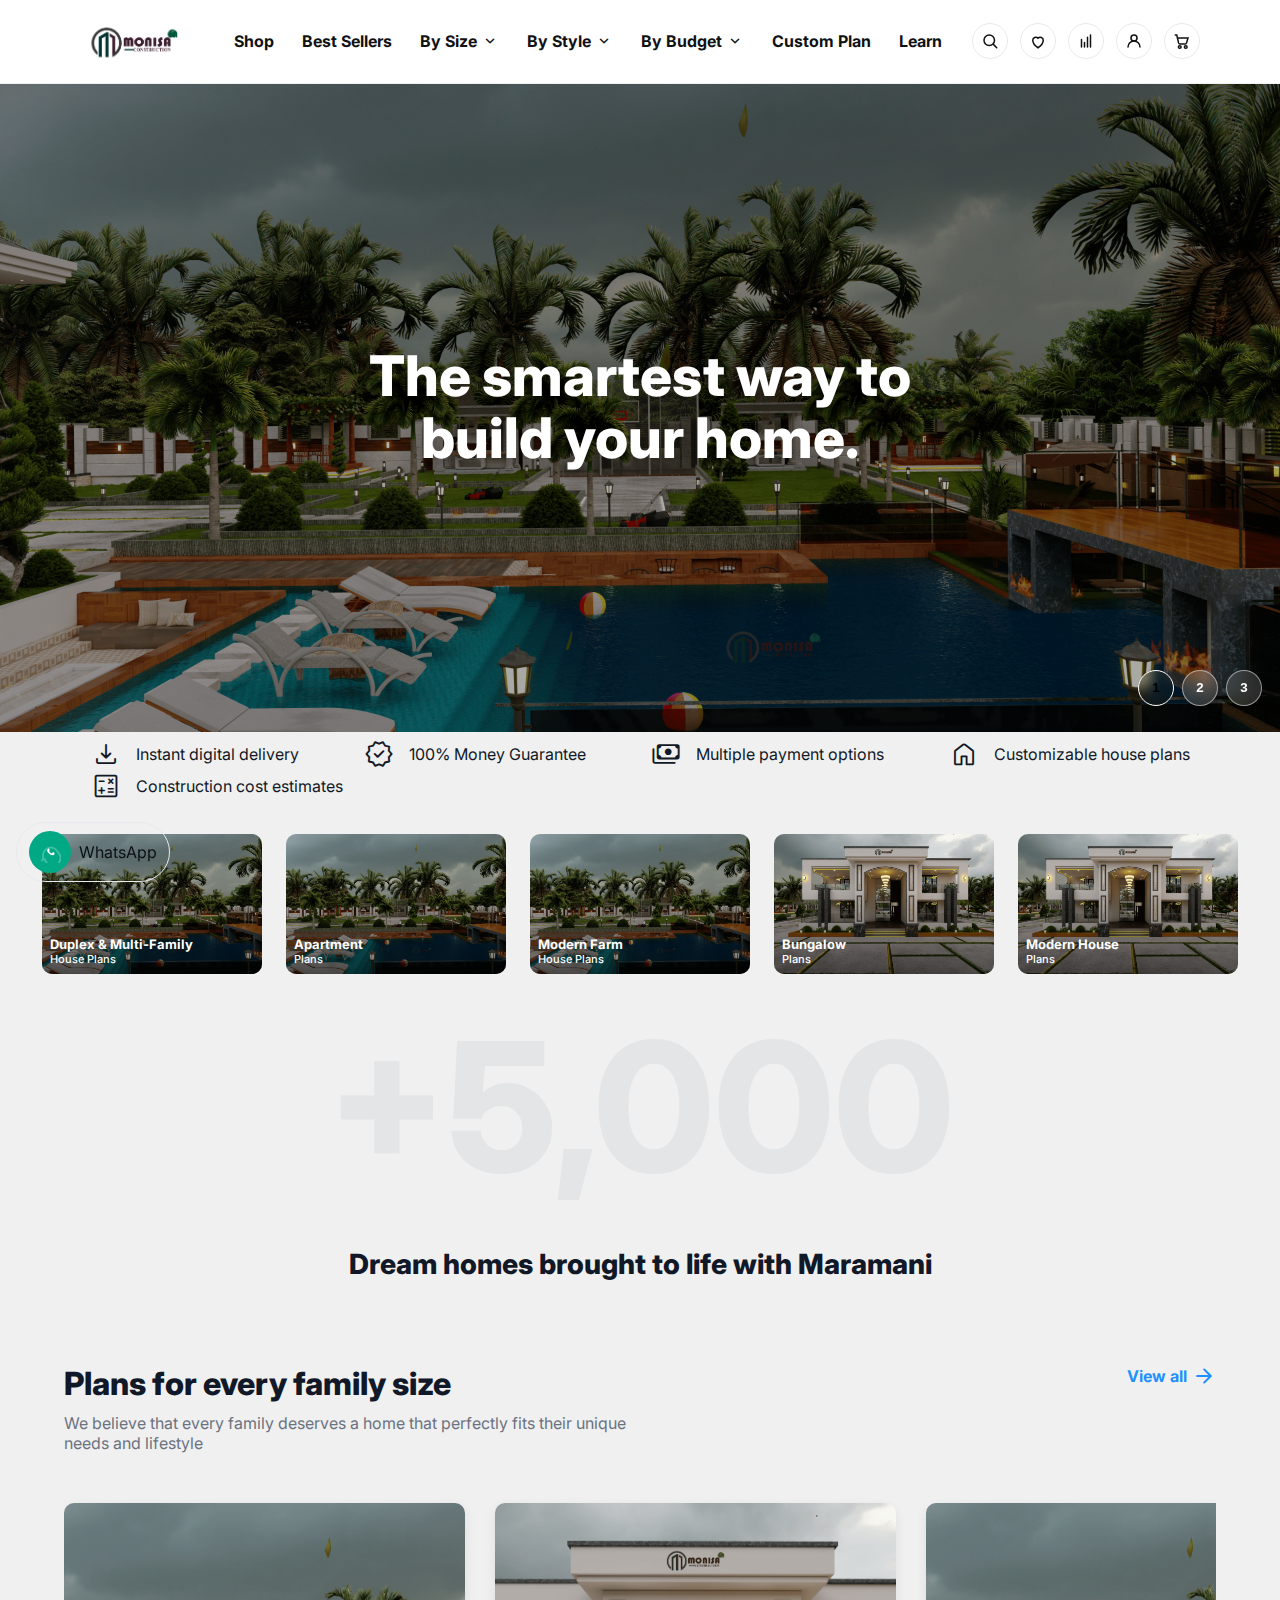
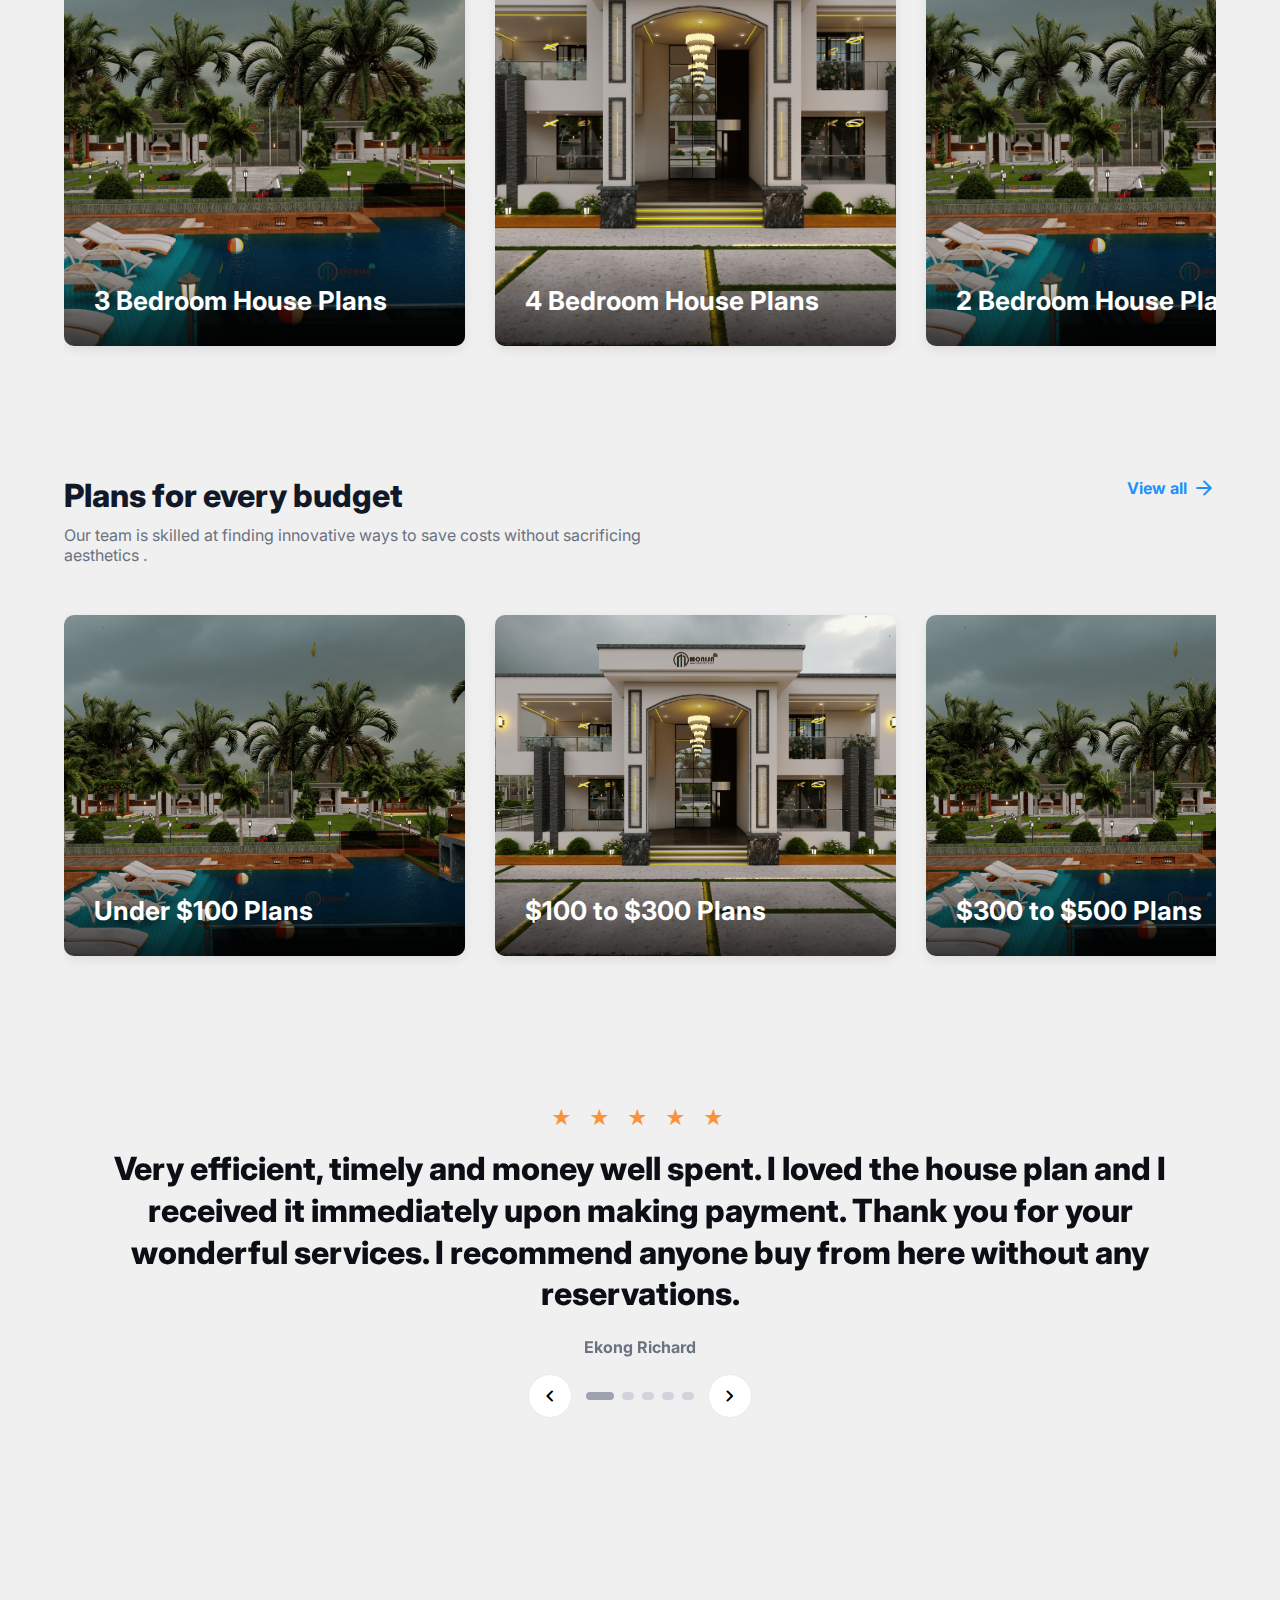
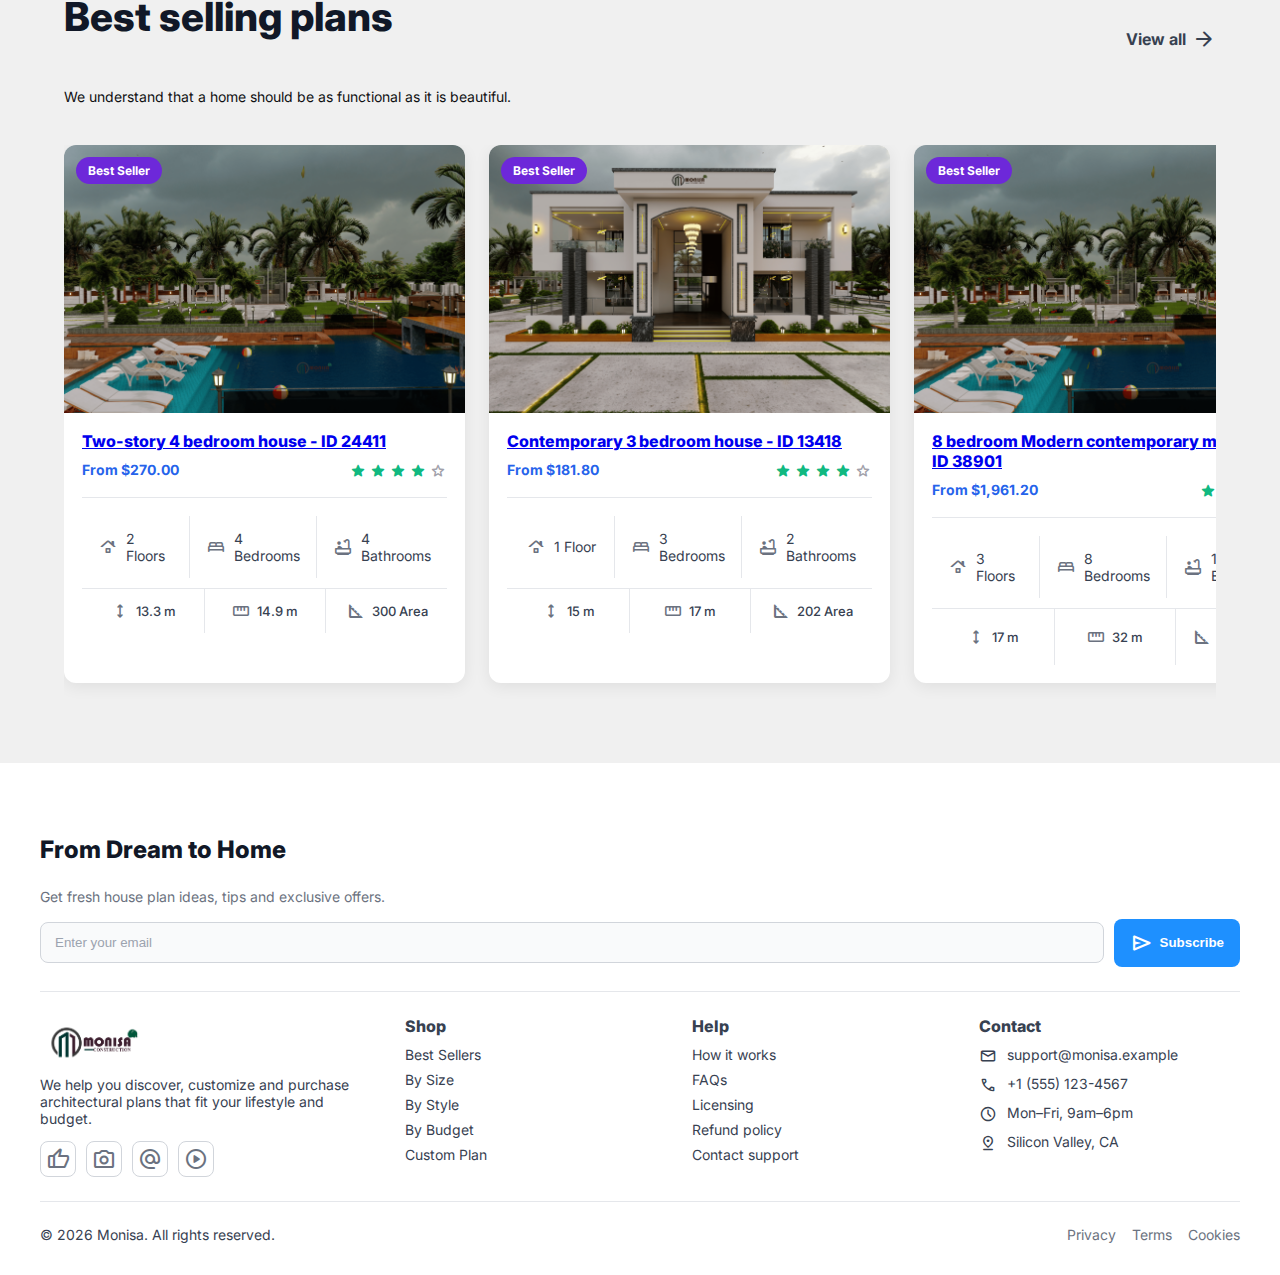
<file: index.html>
<!DOCTYPE html>
<html lang="en">

<head>
    <meta charset="UTF-8" />
    <meta name="viewport" content="width=device-width, initial-scale=1" />
    <title>Monisa</title>
    <link rel="preconnect" href="https://fonts.googleapis.com">
    <link rel="preconnect" href="https://fonts.gstatic.com" crossorigin>
    <link href="https://fonts.googleapis.com/css2?family=Inter:wght@400;600;700;800&display=swap" rel="stylesheet">
    <link rel="stylesheet"
        href="https://fonts.googleapis.com/css2?family=Material+Symbols+Outlined:opsz,wght,FILL,GRAD@20..48,200..700,0..1,-50..200" />
    <link rel="stylesheet"
        href="https://fonts.googleapis.com/css2?family=Material+Symbols+Rounded:opsz,wght,FILL,GRAD@20..48,200..700,0..1,-50..200" />
    <link rel="stylesheet" href="styles.css">
</head>

<body>

    <!-- Top Navigation -->
    <div class="topbar">
        <div class="nav">
            <a class="brand" href="#">
                <img src="src\images\logo.png" alt="logo" width="120" height="50">
            </a>

            <nav class="menu" aria-label="Primary">
                <a href="#">Shop</a>
                <a href="bestseller.html">Best Sellers</a>
                <div class="nav-item dropdown">
                    <a href="#" class="dropdown-toggle">By Size <span class="material-symbols-rounded"
                            style="font-size:18px">expand_more</span></a>
                    <div class="dropdown-panel mega-menu" role="menu">
                        <div class="mega-inner">
                            <div class="mega-col">
                                <h4 class="mega-heading">Plans by Area (SQM)</h4>
                                <a href="bestseller.html">750+ SQM</a>
                                <a href="bestseller.html">500–750 SQM</a>
                                <a href="bestseller.html">400–500 SQM</a>
                                <a href="bestseller.html">300–400 SQM</a>
                                <a href="bestseller.html">200–300 SQM</a>
                                <a href="bestseller.html">100–200 SQM</a>
                                <a href="bestseller.html">Under 100 SQM</a>
                            </div>
                            <div class="mega-col">
                                <h4 class="mega-heading">Plans by Bedrooms</h4>
                                <a href="bestseller.html">5+ Bedrooms</a>
                                <a href="bestseller.html">4 Bedrooms</a>
                                <a href="bestseller.html">3 Bedrooms</a>
                                <a href="bestseller.html">2 Bedrooms</a>
                                <a href="bestseller.html">1 Bedroom</a>
                            </div>
                            <div class="mega-col">
                                <h4 class="mega-heading">Plans by Floors</h4>
                                <a href="bestseller.html">1 Floor</a>
                                <a href="bestseller.html">2 Floors</a>
                                <a href="bestseller.html">3 Floors</a>
                                <a href="bestseller.html">4+ Floors</a>
                            </div>
                            <div class="mega-thumb">
                                <img src="src/images/placeholderImg2.jpg" alt="Swedish Countryside" />
                                <span class="thumb-label">Swedish Countryside</span>
                            </div>
                        </div>
                    </div>
                </div>
                <div class="nav-item dropdown">
                    <a href="#" class="dropdown-toggle">By Style <span class="material-symbols-rounded"
                            style="font-size:18px">expand_more</span></a>
                    <div class="dropdown-panel simple-menu" role="menu">
                        <a href="bestseller.html">Modern House Plans</a>
                        <a href="bestseller.html">Contemporary House Plans</a>
                        <a href="bestseller.html">Bungalow House Plans</a>
                        <a href="bestseller.html">Luxury House Plans</a>
                        <a href="bestseller.html">Rustic House Plans</a>
                        <a href="bestseller.html">Country House Plans</a>
                    </div>
                </div>
                <div class="nav-item dropdown">
                    <a href="#" class="dropdown-toggle">By Budget <span class="material-symbols-rounded"
                            style="font-size:18px">expand_more</span></a>
                    <div class="dropdown-panel simple-menu" role="menu">
                        <a href="bestseller.html">Under $100 Plans</a>
                        <a href="bestseller.html">$100 to $300 Plans</a>
                        <a href="bestseller.html">$300 to $500 Plans</a>
                        <a href="bestseller.html">$500 to $700 Plans</a>
                        <a href="bestseller.html">$700+ Plans</a>
                    </div>
                </div>
                <a href="#">Custom Plan</a>
                <a class="dropdown" href="#">Learn</a>
            </nav>

            <div class="actions" aria-label="Utilities">
                <a class="icon-btn" href="#" title="Search">
                    <svg width="18" height="18" viewBox="0 0 24 24" fill="none">
                        <path d="M21 21l-4.2-4.2" stroke="currentColor" stroke-width="2" stroke-linecap="round" />
                        <circle cx="11" cy="11" r="7" stroke="currentColor" stroke-width="2" />
                    </svg>
                </a>
                <a class="icon-btn" href="#" title="Favorites">
                    <svg width="18" height="18" viewBox="0 0 24 24" fill="none">
                        <path d="M12 21s-7-4.4-7-10a4.1 4.1 0 0 1 7-2.8A4.1 4.1 0 0 1 19 11c0 5.6-7 10-7 10Z"
                            stroke="currentColor" stroke-width="2" fill="none" />
                    </svg>
                </a>
                <a class="icon-btn" href="#" title="Compare">
                    <svg width="18" height="18" viewBox="0 0 24 24" fill="none">
                        <path d="M6 20V10M18 20V4M10 20V14M14 20V7" stroke="currentColor" stroke-width="2"
                            stroke-linecap="round" />
                    </svg>
                </a>
                <a class="icon-btn" href="#" title="Account">
                    <svg width="18" height="18" viewBox="0 0 24 24" fill="none">
                        <circle cx="12" cy="8" r="4" stroke="currentColor" stroke-width="2" />
                        <path d="M4 20a8 8 0 0 1 16 0" stroke="currentColor" stroke-width="2" stroke-linecap="round" />
                    </svg>
                </a>
                <a class="icon-btn" href="#" title="Cart">
                    <svg width="18" height="18" viewBox="0 0 24 24" fill="none">
                        <circle cx="9" cy="20" r="1.8" stroke="currentColor" stroke-width="2" />
                        <circle cx="17" cy="20" r="1.8" stroke="currentColor" stroke-width="2" />
                        <path d="M3 4h2l2.4 10.5A2 2 0 0 0 9.3 16h6.9a2 2 0 0 0 1.9-1.5L20 8H6" stroke="currentColor"
                            stroke-width="2" stroke-linecap="round" />
                    </svg>
                </a>
            </div>
        </div>
    </div>

    <!-- HERO -->
    <section class="hero" role="banner" aria-label="Featured">
        <img class="bg" id="heroBg" src="src\images\placeholderImg1.jpg" alt="Modern house with pool">
        <div class="hero-inner">
            <h1 class="headline">The smartest way to<br />build your home.</h1>
        </div>

        <!-- Right pagination dots -->
        <div class="pager" aria-label="Slides">
            <button class="dot active" data-slide="0" aria-current="true" aria-label="Slide 1">1</button>
            <button class="dot" data-slide="1" aria-label="Slide 2">2</button>
            <button class="dot" data-slide="2" aria-label="Slide 3">3</button>
        </div>
    </section>
    <section class="">
        <!-- Bottom features strip -->
        <div class="features" aria-label="Key benefits">
            <div class="feat">
                <span class="material-symbols-rounded">download</span>
                <div>Instant digital delivery</div>
            </div>
            <div class="feat">
                <span class="material-symbols-rounded">verified</span>
                <div>100% Money Guarantee</div>
            </div>
            <div class="feat">
                <span class="material-symbols-rounded">payments</span>
                <div>Multiple payment options</div>
            </div>
            <div class="feat">
                <span class="material-symbols-rounded">home</span>
                <div>Customizable house plans</div>
            </div>
            <div class="feat">
                <span class="material-symbols-rounded">calculate</span>
                <div>Construction cost estimates</div>
            </div>
        </div>
    </section>

    <!-- CATEGORIES SECTION -->
    <section class="categories" aria-label="Browse plan categories">
        <div class="cat-list">
            <a class="cat-card" href="#">
                <img src="src\images\placeholderImg1.jpg" alt="Duplex & Multi-Family">
                <span class="label">Duplex & Multi-Family<br><small>House Plans</small></span>
            </a>
            <a class="cat-card" href="#">
                <img src="src\images\placeholderImg1.jpg" alt="Apartment Plans">
                <span class="label">Apartment<br><small>Plans</small></span>
            </a>
            <a class="cat-card" href="#">
                <img src="src\images\placeholderImg1.jpg" alt="Modern Farmhouse">
                <span class="label">Modern Farm<br><small>House Plans</small></span>
            </a>
            <a class="cat-card" href="#">
                <img src="src\images\placeholderImg2.jpg" alt="Bungalow Plans">
                <span class="label">Bungalow<br><small>Plans</small></span>
            </a>
            <a class="cat-card" href="#">
                <img src="src\images\placeholderImg2.jpg" alt="Modern House Plans">
                <span class="label">Modern House<br><small>Plans</small></span>
            </a>
        </div>
        <div class="stat-count" aria-hidden="true">+5,000</div>
        <h2 class="stat-subtitle">Dream homes brought to life with Maramani</h2>
    </section>

    <!-- HOUSE PLANS SECTION -->
    <section class="house-plans" aria-label="Plans for every family size">
        <h2 class="plans-title">Plans for every family size</h2>
        <p class="plans-subtitle">We believe that every family deserves a home that perfectly fits their unique needs
            and lifestyle</p>
        <div class="plans-view-all">
            <a href="#">View all <span class="material-symbols-rounded">arrow_forward</span></a>
        </div>

        <div class="plans-slider-container">
            <button class="slider-nav slider-prev" aria-label="Previous slide">
                <span class="material-symbols-rounded">chevron_left</span>
            </button>

            <div class="plans-slider">
                <div class="plans-card">
                    <a class="plans-link" href="houseInfo.html">
                        <img src="src\images\placeholderImg1.jpg" alt="3 Bedroom House Plans">
                        <div class="plans-label">3 Bedroom House Plans</div>
                    </a>
                </div>
                <div class="plans-card">
                    <a class="plans-link" href="houseInfo.html">
                        <img src="src\images\placeholderImg2.jpg" alt="4 Bedroom House Plans">
                        <div class="plans-label">4 Bedroom House Plans</div>
                    </a>
                </div>
                <div class="plans-card">
                    <a class="plans-link" href="houseInfo.html">
                        <img src="src\images\placeholderImg1.jpg" alt="2 Bedroom House Plans">
                        <div class="plans-label">2 Bedroom House Plans</div>
                    </a>
                </div>
                <div class="plans-card">
                    <a class="plans-link" href="houseInfo.html">
                        <img src="src\images\placeholderImg2.jpg" alt="5+ Bedroom House Plans">
                        <div class="plans-label">5+ Bedroom House Plans</div>
                    </a>
                </div>
                <div class="plans-card">
                    <a class="plans-link" href="houseInfo.html">
                        <img src="src\images\placeholderImg1.jpg" alt="1 Bedroom House Plans">
                        <div class="plans-label">1 Bedroom House Plans</div>
                    </a>
                </div>
            </div>

            <button class="slider-nav slider-next" aria-label="Next slide">
                <span class="material-symbols-rounded">chevron_right</span>
            </button>
        </div>
    </section>

    <!-- HOUSE PLANS FOR EVERY BUDGET SECTION -->
    <section class="house-plans" aria-label="Plans for every budget">
        <h2 class="plans-title">Plans for every budget</h2>
        <p class="plans-subtitle">Our team is skilled at finding innovative ways to save costs without sacrificing
            aesthetics .</p>
        <div class="plans-view-all">
            <a href="#">View all <span class="material-symbols-rounded">arrow_forward</span></a>
        </div>

        <div class="plans-slider-container">
            <button class="slider-nav slider-prev" aria-label="Previous slide">
                <span class="material-symbols-rounded">chevron_left</span>
            </button>

            <div class="plans-slider">
                <div class="plans-card plans-card--517x341">
                    <a class="plans-link" href="houseInfo.html">
                        <img src="src\images\placeholderImg1.jpg" alt="Under $100 Plans">
                        <div class="plans-label">Under $100 Plans</div>
                    </a>
                </div>
                <div class="plans-card plans-card--517x341">
                    <a class="plans-link" href="houseInfo.html">
                        <img src="src\images\placeholderImg2.jpg" alt="$100 to $300 Plans">
                        <div class="plans-label">$100 to $300 Plans</div>
                    </a>
                </div>
                <div class="plans-card plans-card--517x341">
                    <a class="plans-link" href="houseInfo.html">
                        <img src="src\images\placeholderImg1.jpg" alt="$300 to $500 Plans">
                        <div class="plans-label">$300 to $500 Plans</div>
                    </a>
                </div>
            </div>

            <button class="slider-nav slider-next" aria-label="Next slide">
                <span class="material-symbols-rounded">chevron_right</span>
            </button>
        </div>
    </section>



    <!-- Floating Elements -->
    <div class="floating-judgeme-reviews" role="tab">
        <span>★ Judge.me Reviews</span>
    </div>


    <!-- Floating WhatsApp -->
    <a class="whatsapp" href="https://wa.me/0000000000" target="_blank" rel="noopener">
        <span class="wa-bubble">
            <svg width="22" height="22" viewBox="0 0 24 24" fill="none">
                <path d="M20.5 12A8.5 8.5 0 1 1 6.6 19.9L3.5 21l1.2-3a8.5 8.5 0 0 1 15.8-6.1z" stroke="white"
                    stroke-width="2" opacity=".25" />
                <path
                    d="M16.7 14.5c-.2.6-1.3 1.1-1.8 1.1-.5 0-1.8-.2-3.3-1.4-1.4-1.1-2.4-2.6-2.6-3.1-.2-.5-.2-1.2.3-1.7.2-.2.5-.6.6-.8.1-.2.2-.4.4-.4.2 0 .3 0 .4.1l.9 1.2c.1.2.1.4 0 .6-.1.2-.3.4-.4.6-.1.1-.1.2 0 .4.2.5.8 1.3 1.4 1.7.7.5 1.2.6 1.4.6.1 0 .3 0 .4-.2l.7-.8c.1-.1.3-.1.5 0l1.3.6c.2.1.2.2.2.4z"
                    fill="white" />
            </svg>
        </span>
        <span>WhatsApp</span>
    </a>

    <!-- TESTIMONIALS SECTION -->
    <section class="testimonials" aria-label="Customer testimonials">
        <div class="testimonials-inner">
            <div class="stars" aria-hidden="true">★ ★ ★ ★ ★</div>

            <div class="testimonials-slider" role="region" aria-roledescription="carousel" aria-label="Testimonials">
                <div class="testimonial-slide active" aria-roledescription="slide" aria-label="1 of 5">
                    <blockquote class="testimonial-quote">Very efficient, timely and money well spent. I loved the house
                        plan and I received it immediately upon making payment. Thank you for your wonderful services. I
                        recommend anyone buy from here without any reservations.</blockquote>
                    <div class="testimonial-author">Ekong Richard</div>
                </div>
                <div class="testimonial-slide" aria-roledescription="slide" aria-label="2 of 5">
                    <blockquote class="testimonial-quote">Smooth experience from browsing to checkout. The drawings were
                        clear and my contractor was impressed with the level of detail.</blockquote>
                    <div class="testimonial-author">Aisha Mwende</div>
                </div>
                <div class="testimonial-slide" aria-roledescription="slide" aria-label="3 of 5">
                    <blockquote class="testimonial-quote">Customer support was fantastic and helped me tweak the plan to
                        fit our plot perfectly. Highly recommended.</blockquote>
                    <div class="testimonial-author">Peter Ochieng</div>
                </div>
                <div class="testimonial-slide" aria-roledescription="slide" aria-label="4 of 5">
                    <blockquote class="testimonial-quote">Great value for money. I received my files instantly and
                        started my approvals the same day.</blockquote>
                    <div class="testimonial-author">Grace Namatovu</div>
                </div>
                <div class="testimonial-slide" aria-roledescription="slide" aria-label="5 of 5">
                    <blockquote class="testimonial-quote">Professional, reliable and fast. The plan matched exactly what
                        we had in mind and saved us weeks.</blockquote>
                    <div class="testimonial-author">Brian K.</div>
                </div>
            </div>

            <div class="testimonial-controls">
                <button class="t-nav t-prev" aria-label="Previous testimonial">
                    <span class="material-symbols-rounded">chevron_left</span>
                </button>
                <div class="t-dots" role="tablist" aria-label="Select testimonial">
                    <button class="t-dot active" aria-label="Go to testimonial 1" role="tab"></button>
                    <button class="t-dot" aria-label="Go to testimonial 2" role="tab"></button>
                    <button class="t-dot" aria-label="Go to testimonial 3" role="tab"></button>
                    <button class="t-dot" aria-label="Go to testimonial 4" role="tab"></button>
                    <button class="t-dot" aria-label="Go to testimonial 5" role="tab"></button>
                </div>
                <button class="t-nav t-next" aria-label="Next testimonial">
                    <span class="material-symbols-rounded">chevron_right</span>
                </button>
            </div>
        </div>
    </section>


    <!-- Best selling plans Section-->
    <!-- BEST SELLING PLANS SECTION -->
    <section class="best-selling-section" aria-label="Best selling plans">
        <header class="bs-header">
            <div class="bs-head-left">
                <h2 class="bs-title">Best selling plans</h2>
                <p class="bs-subtitle">We understand that a home should be as functional as it is beautiful.</p>
            </div>
            <a href="#" class="bs-view-all">View all <span class="material-symbols-rounded">arrow_forward</span></a>
        </header>

        <div class="bs-slider-container">
            <button class="bs-nav bs-prev" aria-label="Previous slide"><span
                    class="material-symbols-rounded">chevron_left</span></button>

            <div class="bs-slider" tabindex="0">
                <!-- Card 1 -->
                <article class="bs-card" aria-labelledby="bs-title-1">
                    <div class="bs-card-media">
                        <a class="card-link" href="houseInfo.html"><img src="src/images/placeholderImg1.jpg"
                                alt="Two-story 4 bedroom house" class="bs-card-image"></a>
                        <span class="bs-card-badge">Best Seller</span>
                    </div>
                    <div class="bs-card-info">
                        <h3 class="bs-card-title" id="bs-title-1"><a href="houseInfo.html">Two-story 4 bedroom house -
                                ID 24411</a></h3>
                        <div class="bs-row">
                            <p class="bs-card-price">From $270.00</p>
                            <div class="bs-card-rating" aria-label="4.5 out of 5 stars">
                                <span class="material-symbols-rounded filled">star</span>
                                <span class="material-symbols-rounded filled">star</span>
                                <span class="material-symbols-rounded filled">star</span>
                                <span class="material-symbols-rounded filled">star</span>
                                <span class="material-symbols-rounded">star</span>
                            </div>
                        </div>
                        <hr class="bs-divider">
                        <div class="bs-specs">
                            <div class="spec-item"><span class="material-symbols-rounded">roofing</span><span>2
                                    Floors</span></div>
                            <div class="spec-item"><span class="material-symbols-rounded">bed</span><span>4
                                    Bedrooms</span></div>
                            <div class="spec-item"><span class="material-symbols-rounded">bathtub</span><span>4
                                    Bathrooms</span></div>
                            <div class="spec-item"><span class="material-symbols-rounded">square_foot</span><span>300
                                    Area</span></div>
                        </div>
                        <div class="bs-specs-bottom" aria-hidden="false">
                            <div class="m-item"><span class="material-symbols-rounded">height</span><span>13.3 m</span>
                            </div>
                            <div class="m-item"><span class="material-symbols-rounded">straighten</span><span>14.9
                                    m</span></div>
                            <div class="m-item"><span class="material-symbols-rounded">square_foot</span><span>300
                                    Area</span></div>
                            <div class="m-item"><span
                                    class="material-symbols-rounded">pin_drop</span><span>&nbsp;</span></div>
                        </div>
                    </div>
                </article>
                <!-- Card 2 -->
                <article class="bs-card" aria-labelledby="bs-title-2">
                    <div class="bs-card-media">
                        <a class="card-link" href="houseInfo.html"><img src="src/images/placeholderImg2.jpg"
                                alt="Contemporary 3 bedroom house" class="bs-card-image"></a>
                        <span class="bs-card-badge">Best Seller</span>
                    </div>
                    <div class="bs-card-info">
                        <h3 class="bs-card-title" id="bs-title-2"><a href="houseInfo.html">Contemporary 3 bedroom house
                                - ID 13418</a></h3>
                        <div class="bs-row">
                            <p class="bs-card-price">From $181.80</p>
                            <div class="bs-card-rating" aria-label="4 out of 5 stars">
                                <span class="material-symbols-rounded filled">star</span>
                                <span class="material-symbols-rounded filled">star</span>
                                <span class="material-symbols-rounded filled">star</span>
                                <span class="material-symbols-rounded filled">star</span>
                                <span class="material-symbols-rounded">star</span>
                            </div>
                        </div>
                        <hr class="bs-divider">
                        <div class="bs-specs">
                            <div class="spec-item"><span class="material-symbols-rounded">roofing</span><span>1
                                    Floor</span></div>
                            <div class="spec-item"><span class="material-symbols-rounded">bed</span><span>3
                                    Bedrooms</span></div>
                            <div class="spec-item"><span class="material-symbols-rounded">bathtub</span><span>2
                                    Bathrooms</span></div>
                            <div class="spec-item"><span class="material-symbols-rounded">square_foot</span><span>202
                                    Area</span></div>
                        </div>
                        <div class="bs-specs-bottom" aria-hidden="false">
                            <div class="m-item"><span class="material-symbols-rounded">height</span><span>15 m</span>
                            </div>
                            <div class="m-item"><span class="material-symbols-rounded">straighten</span><span>17
                                    m</span></div>
                            <div class="m-item"><span class="material-symbols-rounded">square_foot</span><span>202
                                    Area</span></div>
                            <div class="m-item"><span
                                    class="material-symbols-rounded">pin_drop</span><span>&nbsp;</span></div>
                        </div>
                    </div>
                </article>
                <!-- Card 3 -->
                <article class="bs-card" aria-labelledby="bs-title-3">
                    <div class="bs-card-media">
                        <a class="card-link" href="houseInfo.html"><img src="src/images/placeholderImg1.jpg"
                                alt="8 bedroom modern mansion" class="bs-card-image"></a>
                        <span class="bs-card-badge">Best Seller</span>
                    </div>
                    <div class="bs-card-info">
                        <h3 class="bs-card-title" id="bs-title-3"><a href="houseInfo.html">8 bedroom Modern contemporary
                                mansion - ID 38901</a></h3>
                        <div class="bs-row">
                            <p class="bs-card-price">From $1,961.20</p>
                            <div class="bs-card-rating" aria-label="5 out of 5 stars">
                                <span class="material-symbols-rounded filled">star</span>
                                <span class="material-symbols-rounded filled">star</span>
                                <span class="material-symbols-rounded filled">star</span>
                                <span class="material-symbols-rounded filled">star</span>
                                <span class="material-symbols-rounded filled">star</span>
                            </div>
                        </div>
                        <hr class="bs-divider">
                        <div class="bs-specs">
                            <div class="spec-item"><span class="material-symbols-rounded">roofing</span><span>3
                                    Floors</span></div>
                            <div class="spec-item"><span class="material-symbols-rounded">bed</span><span>8
                                    Bedrooms</span></div>
                            <div class="spec-item"><span class="material-symbols-rounded">bathtub</span><span>10
                                    Bathrooms</span></div>
                            <div class="spec-item"><span class="material-symbols-rounded">square_foot</span><span>1,068
                                    Area</span></div>
                        </div>
                        <div class="bs-specs-bottom" aria-hidden="false">
                            <div class="m-item"><span class="material-symbols-rounded">height</span><span>17 m</span>
                            </div>
                            <div class="m-item"><span class="material-symbols-rounded">straighten</span><span>32
                                    m</span></div>
                            <div class="m-item"><span class="material-symbols-rounded">square_foot</span><span>1,068
                                    Area</span></div>
                            <div class="m-item"><span
                                    class="material-symbols-rounded">pin_drop</span><span>&nbsp;</span></div>
                        </div>
                    </div>
                </article>
            </div>

            <button class="bs-nav bs-next" aria-label="Next slide"><span
                    class="material-symbols-rounded">chevron_right</span></button>
        </div>
    </section>

    <!-- FOOTER -->
    <footer class="site-footer" aria-label="Site footer">
        <div class="footer-top">
            <div class="footer-newsletter">
                <h3 class="footer-newsletter-title">From Dream to Home</h3>
                <p class="footer-newsletter-sub">Get fresh house plan ideas, tips and exclusive offers.</p>
                <form class="newsletter-form" action="#" method="post" onsubmit="return false">
                    <label class="sr-only" for="nl-email">Email</label>
                    <input id="nl-email" type="email" placeholder="Enter your email" required>
                    <button type="submit"><span class="material-symbols-rounded">send</span>Subscribe</button>
                </form>
            </div>
        </div>

        <div class="footer-grid">
            <div class="footer-col">
                <a class="brand footer-brand" href="#">
                    <img src="src/images/logo.png" alt="Monisa logo" width="120" height="50">
                </a>
                <p class="footer-text">We help you discover, customize and purchase architectural plans that fit your
                    lifestyle and budget.</p>
                <div class="footer-social" aria-label="Social links">
                    <a href="#" aria-label="Facebook"><span class="material-symbols-rounded">thumb_up</span></a>
                    <a href="#" aria-label="Instagram"><span class="material-symbols-rounded">photo_camera</span></a>
                    <a href="#" aria-label="Twitter"><span class="material-symbols-rounded">alternate_email</span></a>
                    <a href="#" aria-label="YouTube"><span class="material-symbols-rounded">play_circle</span></a>
                </div>
            </div>

            <nav class="footer-col" aria-label="Shop">
                <h4 class="footer-title">Shop</h4>
                <ul class="footer-links">
                    <li><a href="#">Best Sellers</a></li>
                    <li><a href="#">By Size</a></li>
                    <li><a href="#">By Style</a></li>
                    <li><a href="#">By Budget</a></li>
                    <li><a href="#">Custom Plan</a></li>
                </ul>
            </nav>

            <nav class="footer-col" aria-label="Help">
                <h4 class="footer-title">Help</h4>
                <ul class="footer-links">
                    <li><a href="#">How it works</a></li>
                    <li><a href="#">FAQs</a></li>
                    <li><a href="#">Licensing</a></li>
                    <li><a href="#">Refund policy</a></li>
                    <li><a href="#">Contact support</a></li>
                </ul>
            </nav>

            <div class="footer-col" aria-label="Contact">
                <h4 class="footer-title">Contact</h4>
                <ul class="footer-contact">
                    <li><span class="material-symbols-rounded">mail</span> support@monisa.example</li>
                    <li><span class="material-symbols-rounded">call</span> +1 (555) 123-4567</li>
                    <li><span class="material-symbols-rounded">schedule</span> Mon–Fri, 9am–6pm</li>
                    <li><span class="material-symbols-rounded">pin_drop</span> Silicon Valley, CA</li>
                </ul>
            </div>
        </div>

        <div class="footer-bottom">
            <div class="footer-copy">© <span id="year"></span> Monisa. All rights reserved.</div>
            <div class="footer-legal">
                <a href="#">Privacy</a>
                <a href="#">Terms</a>
                <a href="#">Cookies</a>
            </div>
        </div>
    </footer>

    <script src="index.js"></script>
</body>

</html>
</file>
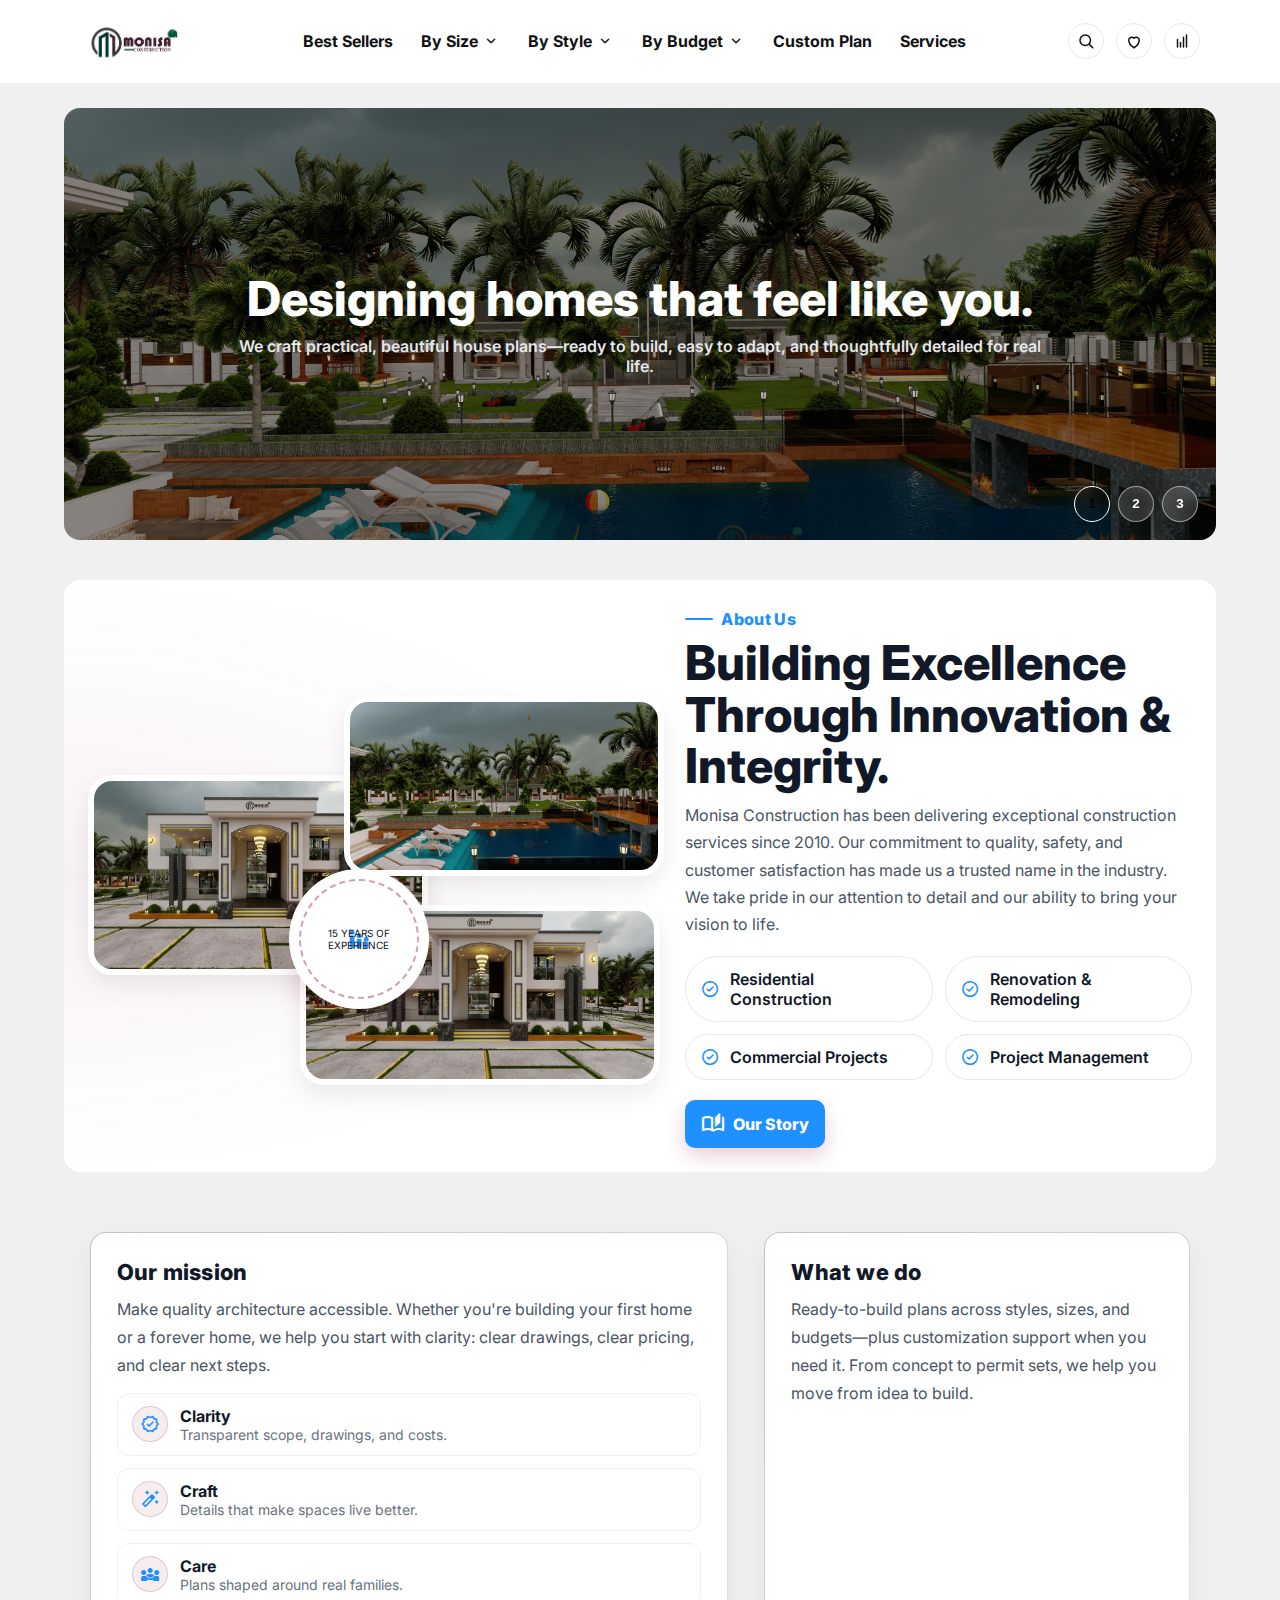
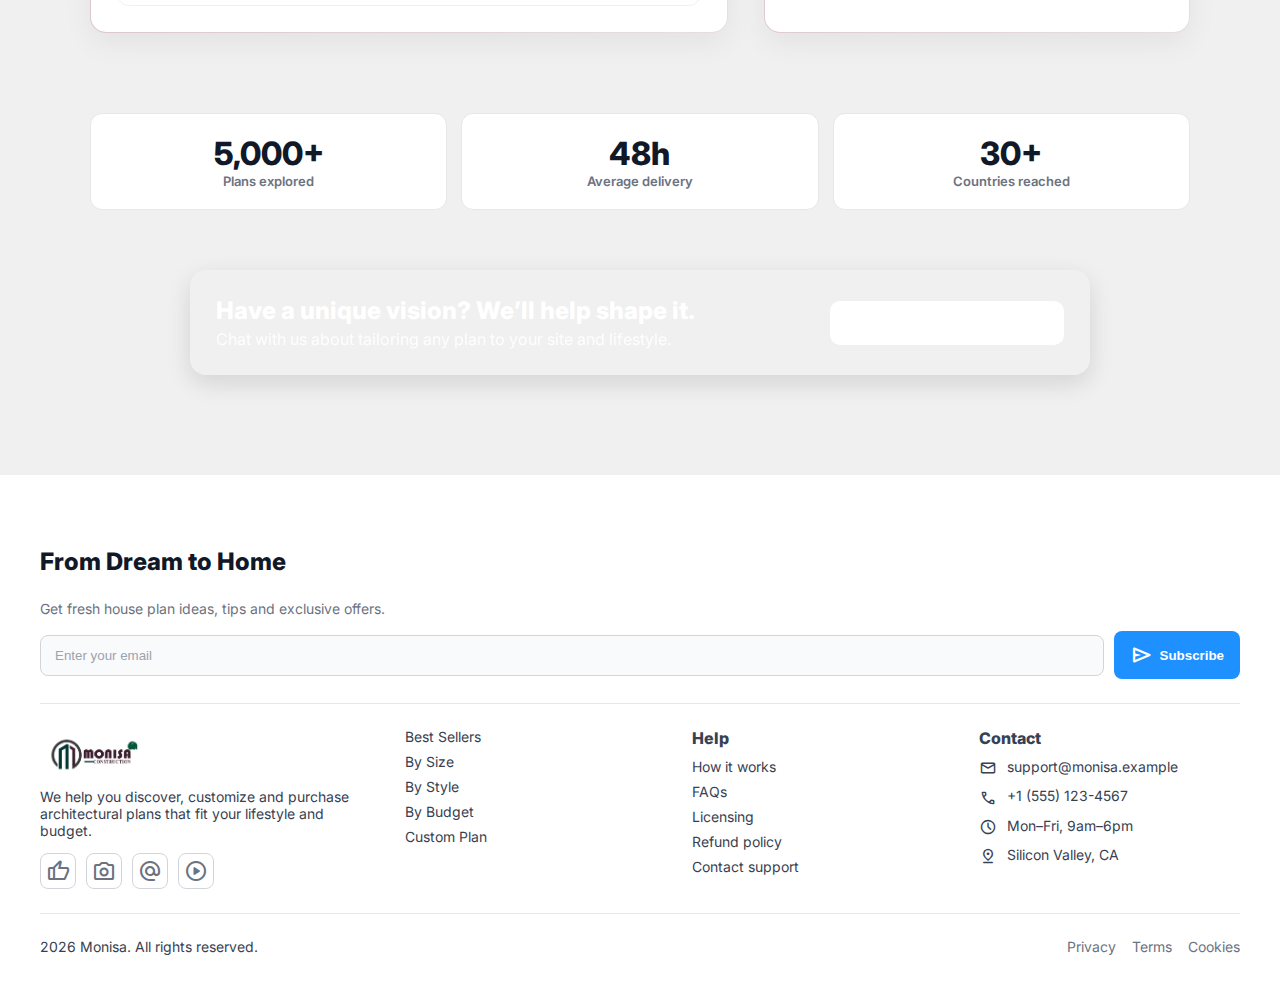
<file: about.html>
<!DOCTYPE html>
<html lang="en">
<head>
  <meta charset="UTF-8" />
  <meta name="viewport" content="width=device-width, initial-scale=1" />
  <title>About • Monisa</title>
  <link rel="preconnect" href="https://fonts.googleapis.com">
  <link rel="preconnect" href="https://fonts.gstatic.com" crossorigin>
  <link href="https://fonts.googleapis.com/css2?family=Inter:wght@400;600;700;800&display=swap" rel="stylesheet">
  <link rel="stylesheet" href="https://fonts.googleapis.com/css2?family=Material+Symbols+Rounded:opsz,wght,FILL,GRAD@20..48,200..700,0..1,-50..200" />
  <link rel="stylesheet" href="styles.css">
  <link rel="stylesheet" href="search.css">
  <link rel="stylesheet" href="favorites.css">

  <style>
    /* Page-specific, minimal styles */
    .about-shell { padding: 0 5%; }

    .about-hero { position: relative; min-height: 48vh; display: grid; place-items: center; overflow: hidden; border-radius: 16px; margin: 24px auto; }
    .about-hero img { position: absolute; inset: 0; width: 100%; height: 100%; object-fit: cover; filter: saturate(1.05); }
    .about-hero::after { content: ""; position: absolute; inset: 0; background: linear-gradient(180deg, rgba(0,0,0,.35), rgba(0,0,0,.25) 40%, rgba(0,0,0,.35)); }
    .about-hero-content { position: relative; z-index: 1; text-align: center; color: #fff; padding: 40px 16px; }
    .about-title { margin: 0 0 10px; font-weight: 800; font-size: clamp(28px, 4.2vw, 48px); line-height: 1.12; }
    .about-subtitle { margin: 0; color: #e5e7eb; max-width: 820px; margin-inline: auto; font-weight: 600; }

    .about-main { display: grid; gap: 36px; align-items: stretch; max-width: 1100px; margin: 40px auto 80px; }
    @media (min-width: 900px) { .about-main { grid-template-columns: 1.2fr .8fr; } }

    .about-card { 
      position: relative; 
      background: linear-gradient(#fff, #fff) padding-box,
                  linear-gradient(135deg, rgba(139,21,56,.25), rgba(139,21,56,.08)) border-box; 
      border: 1px solid transparent; 
      border-radius: 16px; 
      padding: 26px; 
      box-shadow: 0 10px 30px rgba(0,0,0,.06);
      overflow: hidden;
    }
    .about-card::before { content: ""; position: absolute; left: 0; top: 0; bottom: 0; width: 4px; background: linear-gradient(180deg, var(--brand), var(--brand-dark)); opacity: .9; }
    .about-card h2 { margin: 0 0 8px; font-size: 22px; font-weight: 800; color: #111827; letter-spacing: .2px; }
    .about-card p { margin: 10px 0 0; color: #4b5563; line-height: 1.75; }

    .values { display: grid; gap: 12px; margin-top: 14px; }
    .value { display: grid; grid-template-columns: 36px 1fr; align-items: start; gap: 12px; padding: 12px 14px; border: 1px solid #eef0f3; border-radius: 12px; background: #fff; transition: transform .15s ease, box-shadow .15s ease, border-color .15s ease; }
    .value:hover { transform: translateY(-2px); box-shadow: 0 8px 20px rgba(0,0,0,.05); border-color: #e5e7eb; }
    .value .material-symbols-rounded { 
      width: 36px; height: 36px; display: grid; place-items: center; 
      background: rgba(139,21,56,.08); color: var(--brand); border-radius: 50%; font-size: 20px; 
      border: 1px solid rgba(139,21,56,.18);
    }
    .value b { display: block; color: #111827; }
    .value span { display: block; color: var(--muted); font-size: 14px; }

    .about-stats { display: grid; grid-template-columns: repeat(3, minmax(0,1fr)); gap: 14px; margin: 0 auto; max-width: 1100px; }
    .stat { background: #fff; border: 1px solid #e5e7eb; border-radius: 12px; padding: 20px; text-align: center; }
    .stat .num { font-weight: 800; font-size: clamp(22px, 4vw, 32px); color: #111827; }
    .stat .label { color: var(--muted); font-weight: 600; font-size: 13px; }

    .about-cta { max-width: 900px; margin: 60px auto 100px; background: linear-gradient(135deg, var(--brand), var(--brand-dark)); color: #fff; border-radius: 16px; padding: 26px; display: flex; align-items: center; justify-content: space-between; gap: 16px; flex-wrap: wrap; box-shadow: var(--shadow); }
    .about-cta h3 { margin: 0; font-size: clamp(18px, 2.6vw, 24px); font-weight: 800; }
    .about-cta p { margin: 4px 0 0; opacity: .92; }
    .about-cta a { display: inline-flex; align-items: center; gap: 8px; background: #fff; color: var(--brand-dark); text-decoration: none; font-weight: 800; padding: 10px 14px; border-radius: 10px; }

    /* Right-side hero dots (reusing index.js expectations) */
    .about-hero .pager { position: absolute; right: 18px; bottom: 18px; z-index: 2; display: flex; gap: 8px; }

    /* About overview (richer hero) */
    .about-overview { 
      margin: 40px auto 60px; 
      max-width: 1200px; 
      display: grid; 
      grid-template-columns: 1.1fr 1fr; 
      gap: 40px; 
      align-items: center; 
      border-radius: 16px; 
      padding: 24px; 
      background:
        radial-gradient(1000px 500px at 0% 50%, rgba(139, 21, 56, 0.06), transparent 60%),
        linear-gradient(180deg, #ffffff, #ffffff);
    }
    @media (max-width: 900px) { .about-overview { grid-template-columns: 1fr; gap: 24px; padding: 18px; } }

    .a-left { position: relative; }
    .collage { position: relative; min-height: 360px; }
    .collage .frame { position: absolute; border-radius: 24px; overflow: hidden; border: 6px solid #fff; box-shadow: 0 10px 24px rgba(0,0,0,.08); background: #f8fafc; }
    .collage .frame img { width: 100%; height: 100%; object-fit: cover; display: block; filter: saturate(1.02); }
    .frame-lg { left: 0; top: 22%; width: 340px; height: 200px; }
    .frame-md { left: 46%; top: 0; width: 320px; height: 180px; }
    .frame-sm { left: 38%; top: 58%; width: 360px; height: 180px; border-radius: 24px; }
    @media (max-width: 900px) {
      .frame-lg { width: 70%; }
      .frame-md, .frame-sm { display: none; }
      .collage { min-height: 200px; }
    }

    .badge-experience { position: absolute; left: 36%; top: 48%; width: 140px; height: 140px; border-radius: 50%; background: #fff; display: grid; place-items: center; box-shadow: 0 10px 30px rgba(139,21,56,.15); }
    .badge-experience .icon { color: var(--brand); font-size: 28px; }
    .badge-experience .ring { position: absolute; inset: 10px; border-radius: 50%; border: 2px dashed rgba(139,21,56,.4); font-size: 10px; color: var(--brand-dark); display: grid; place-items: center; text-align: center; padding: 6px; }

    .eyebrow { color: var(--brand); font-weight: 800; letter-spacing: .02em; display: inline-flex; align-items: center; gap: 8px; }
    .eyebrow::before { content: ""; width: 28px; height: 2px; background: currentColor; display: inline-block; border-radius: 2px; }

    .a-title { margin: 8px 0 10px; font-size: clamp(28px, 4.4vw, 48px); font-weight: 800; color: #111827; line-height: 1.08; }
    .a-copy { color: #4b5563; margin: 10px 0 18px; line-height: 1.7; }

    .a-list { list-style: none; padding: 0; margin: 0 0 20px; display: grid; grid-template-columns: repeat(2, minmax(0,1fr)); gap: 12px; }
    @media (max-width: 680px) { .a-list { grid-template-columns: 1fr; } }
    .pill { display: flex; align-items: center; gap: 10px; padding: 12px 14px; border-radius: 999px; background: #fff; border: 1px solid #e5e7eb; font-weight: 600; color: #111827; }
    .pill .material-symbols-rounded { color: var(--brand); font-size: 20px; }

    .about-btn { display: inline-flex; align-items: center; gap: 8px; text-decoration: none; background: var(--brand); color: #fff; padding: 12px 16px; border-radius: 10px; font-weight: 800; box-shadow: 0 8px 20px rgba(139,21,56,.2); }
    .about-btn:hover { background: var(--brand-light); }
  </style>
</head>
<body>
  <!-- Top Navigation (same structure as index for consistency) -->
  <div class="topbar">
    <div class="nav">
      <a class="brand" href="index.html">
        <img src="src/images/logo.png" alt="Monisa logo" width="120" height="50">
      </a>
      <nav class="menu" aria-label="Primary">
        <a href="bestseller.html">Best Sellers</a>
        <div class="nav-item dropdown">
          <a href="#" class="dropdown-toggle">By Size <span class="material-symbols-rounded" style="font-size:18px">expand_more</span></a>
          <div class="dropdown-panel mega-menu" role="menu">
            <div class="mega-inner">
              <div class="mega-col">
                <h4 class="mega-heading">Plans by Area (SQM)</h4>
                <a href="bestseller.html">750+ SQM</a>
                <a href="bestseller.html">500–750 SQM</a>
                <a href="bestseller.html">400–500 SQM</a>
                <a href="bestseller.html">300–400 SQM</a>
                <a href="bestseller.html">200–300 SQM</a>
                <a href="bestseller.html">100–200 SQM</a>
                <a href="bestseller.html">Under 100 SQM</a>
              </div>
              <div class="mega-col">
                <h4 class="mega-heading">Plans by Bedrooms</h4>
                <a href="bestseller.html">5+ Bedrooms</a>
                <a href="bestseller.html">4 Bedrooms</a>
                <a href="bestseller.html">3 Bedrooms</a>
                <a href="bestseller.html">2 Bedrooms</a>
                <a href="bestseller.html">1 Bedroom</a>
              </div>
              <div class="mega-col">
                <h4 class="mega-heading">Plans by Floors</h4>
                <a href="bestseller.html">1 Floor</a>
                <a href="bestseller.html">2 Floors</a>
                <a href="bestseller.html">3 Floors</a>
                <a href="bestseller.html">4+ Floors</a>
              </div>
              <div class="mega-thumb">
                <img src="src/images/placeholderImg2.jpg" alt="Swedish Countryside" />
                <span class="thumb-label">Swedish Countryside</span>
              </div>
            </div>
          </div>
        </div>
        <div class="nav-item dropdown">
          <a href="#" class="dropdown-toggle">By Style <span class="material-symbols-rounded" style="font-size:18px">expand_more</span></a>
          <div class="dropdown-panel simple-menu" role="menu">
            <a href="bestseller.html">Modern House Plans</a>
            <a href="bestseller.html">Contemporary House Plans</a>
            <a href="bestseller.html">Bungalow House Plans</a>
            <a href="bestseller.html">Luxury House Plans</a>
            <a href="bestseller.html">Rustic House Plans</a>
            <a href="bestseller.html">Country House Plans</a>
          </div>
        </div>
        <div class="nav-item dropdown">
          <a href="#" class="dropdown-toggle">By Budget <span class="material-symbols-rounded" style="font-size:18px">expand_more</span></a>
          <div class="dropdown-panel simple-menu" role="menu">
            <a href="bestseller.html">Under $100 Plans</a>
            <a href="bestseller.html">$100 to $300 Plans</a>
            <a href="bestseller.html">$300 to $500 Plans</a>
            <a href="bestseller.html">$500 to $700 Plans</a>
            <a href="bestseller.html">$700+ Plans</a>
          </div>
        </div>
        <a href="https://wa.me/255659966930?text=Hi%2C%20I%27m%20interested%20in%20a%20custom%20house%20plan.%20Can%20you%20help%20me%3F" target="_blank" rel="noopener">Custom Plan</a>
        <a href="services.html">Services</a>
      </nav>
      <div class="actions" aria-label="Utilities">
        <a class="icon-btn" href="#" title="Search">
          <svg width="18" height="18" viewBox="0 0 24 24" fill="none">
            <path d="M21 21l-4.2-4.2" stroke="currentColor" stroke-width="2" stroke-linecap="round" />
            <circle cx="11" cy="11" r="7" stroke="currentColor" stroke-width="2" />
          </svg>
        </a>
        <a class="icon-btn" href="#" title="Favorites">
          <svg width="18" height="18" viewBox="0 0 24 24" fill="none">
            <path d="M12 21s-7-4.4-7-10a4.1 4.1 0 0 1 7-2.8A4.1 4.1 0 0 1 19 11c0 5.6-7 10-7 10Z" stroke="currentColor" stroke-width="2" fill="none" />
          </svg>
          <span id="favoritesCount" class="favorites-badge"></span>
        </a>
        <a class="icon-btn" href="#" title="Compare">
          <svg width="18" height="18" viewBox="0 0 24 24" fill="none">
            <path d="M6 20V10M18 20V4M10 20V14M14 20V7" stroke="currentColor" stroke-width="2" stroke-linecap="round" />
          </svg>
        </a>
      </div>
    </div>
  </div>

  <main class="about-shell" aria-label="About Monisa">
    <!-- Minimal hero compatible with index.js (heroBg + pager dots) -->
    <section class="about-hero" role="banner" aria-label="About Monisa">
      <img id="heroBg" src="src/images/placeholderImg1.jpg" alt="Monisa architecture studio background" />
      <div class="about-hero-content">
        <h1 class="about-title">Designing homes that feel like you.</h1>
        <p class="about-subtitle">We craft practical, beautiful house plans—ready to build, easy to adapt, and thoughtfully detailed for real life.</p>
      </div>
      <div class="pager" aria-label="Slides">
        <button class="dot active" data-slide="0" aria-current="true" aria-label="Slide 1">1</button>
        <button class="dot" data-slide="1" aria-label="Slide 2">2</button>
        <button class="dot" data-slide="2" aria-label="Slide 3">3</button>
      </div>
    </section>

    <!-- Rich About Overview (collage + copy) -->
    <section class="about-overview" aria-label="About Us Overview">
      <div class="a-left">
        <div class="collage">
          <div class="frame frame-lg"><img src="src/images/placeholderImg2.jpg" alt="Residential project" /></div>
          <div class="frame frame-md"><img src="src/images/placeholderImg1.jpg" alt="Interior renovation" /></div>
          <div class="frame frame-sm"><img src="src/images/placeholderImg2.jpg" alt="Commercial exterior" /></div>
          <div class="badge-experience">
            <span class="ring">15 YEARS OF EXPERIENCE</span>
            <span class="icon material-symbols-rounded">stacked_bar_chart</span>
          </div>
        </div>
      </div>

      <div class="a-right">
        <span class="eyebrow">About Us</span>
        <h2 class="a-title">Building Excellence Through Innovation & Integrity.</h2>
        <p class="a-copy">Monisa Construction has been delivering exceptional construction services since 2010. Our commitment to quality, safety, and customer satisfaction has made us a trusted name in the industry. We take pride in our attention to detail and our ability to bring your vision to life.</p>
        <ul class="a-list" role="list">
          <li class="pill"><span class="material-symbols-rounded">check_circle</span> Residential Construction</li>
          <li class="pill"><span class="material-symbols-rounded">check_circle</span> Renovation & Remodeling</li>
          <li class="pill"><span class="material-symbols-rounded">check_circle</span> Commercial Projects</li>
          <li class="pill"><span class="material-symbols-rounded">check_circle</span> Project Management</li>
        </ul>
        <a class="about-btn" href="#story"><span class="material-symbols-rounded">auto_stories</span> Our Story</a>
      </div>
    </section>

    <section class="about-main">
      <article id="story" class="about-card" aria-labelledby="mission-title">
        <h2 id="mission-title">Our mission</h2>
        <p>Make quality architecture accessible. Whether you're building your first home or a forever home, we help you start with clarity: clear drawings, clear pricing, and clear next steps.</p>
        <div class="values" aria-label="What guides us">
          <div class="value"><span class="material-symbols-rounded">verified</span><div><b>Clarity</b><span>Transparent scope, drawings, and costs.</span></div></div>
          <div class="value"><span class="material-symbols-rounded">auto_fix_high</span><div><b>Craft</b><span>Details that make spaces live better.</span></div></div>
          <div class="value"><span class="material-symbols-rounded">diversity_3</span><div><b>Care</b><span>Plans shaped around real families.</span></div></div>
        </div>
      </article>

      <aside class="about-card" aria-labelledby="what-we-do-title">
        <h2 id="what-we-do-title">What we do</h2>
        <p>Ready-to-build plans across styles, sizes, and budgets—plus customization support when you need it. From concept to permit sets, we help you move from idea to build.</p>
      </aside>
    </section>

    <section class="about-stats" aria-label="By the numbers">
      <div class="stat"><div class="num">5,000+</div><div class="label">Plans explored</div></div>
      <div class="stat"><div class="num">48h</div><div class="label">Average delivery</div></div>
      <div class="stat"><div class="num">30+</div><div class="label">Countries reached</div></div>
    </section>

    <section class="about-cta" aria-label="Get in touch">
      <div>
        <h3>Have a unique vision? We’ll help shape it.</h3>
        <p>Chat with us about tailoring any plan to your site and lifestyle.</p>
      </div>
      <a href="https://wa.me/255659966930?text=Hi%2C%20I%27m%20interested%20in%20a%20custom%20house%20plan.%20Can%20you%20help%20me%3F" target="_blank" rel="noopener">
        <span class="material-symbols-rounded">chat</span> Start a WhatsApp chat
      </a>
    </section>
  </main>

  <!-- Footer (same structure as index for consistency) -->
  <footer class="site-footer" aria-label="Site footer">
    <div class="footer-top">
      <div class="footer-newsletter">
        <h3 class="footer-newsletter-title">From Dream to Home</h3>
        <p class="footer-newsletter-sub">Get fresh house plan ideas, tips and exclusive offers.</p>
        <form class="newsletter-form" action="#" method="post" onsubmit="return false">
          <label class="sr-only" for="nl-email">Email</label>
          <input id="nl-email" type="email" placeholder="Enter your email" required>
          <button type="submit"><span class="material-symbols-rounded">send</span>Subscribe</button>
        </form>
      </div>
    </div>
    <div class="footer-grid">
      <div class="footer-col">
        <a class="brand footer-brand" href="#">
          <img src="src/images/logo.png" alt="Monisa logo" width="120" height="50">
        </a>
        <p class="footer-text">We help you discover, customize and purchase architectural plans that fit your lifestyle and budget.</p>
        <div class="footer-social" aria-label="Social links">
          <a href="#" aria-label="Facebook"><span class="material-symbols-rounded">thumb_up</span></a>
          <a href="#" aria-label="Instagram"><span class="material-symbols-rounded">photo_camera</span></a>
          <a href="#" aria-label="Twitter"><span class="material-symbols-rounded">alternate_email</span></a>
          <a href="#" aria-label="YouTube"><span class="material-symbols-rounded">play_circle</span></a>
        </div>
      </div>
      <nav class="footer-col" aria-label="Shop">
        <ul class="footer-links">
          <li><a href="#">Best Sellers</a></li>
          <li><a href="#">By Size</a></li>
          <li><a href="#">By Style</a></li>
          <li><a href="#">By Budget</a></li>
          <li><a href="#">Custom Plan</a></li>
        </ul>
      </nav>
      <nav class="footer-col" aria-label="Help">
        <h4 class="footer-title">Help</h4>
        <ul class="footer-links">
          <li><a href="#">How it works</a></li>
          <li><a href="#">FAQs</a></li>
          <li><a href="#">Licensing</a></li>
          <li><a href="#">Refund policy</a></li>
          <li><a href="#">Contact support</a></li>
        </ul>
      </nav>
      <div class="footer-col" aria-label="Contact">
        <h4 class="footer-title">Contact</h4>
        <ul class="footer-contact">
          <li><span class="material-symbols-rounded">mail</span> support@monisa.example</li>
          <li><span class="material-symbols-rounded">call</span> +1 (555) 123-4567</li>
          <li><span class="material-symbols-rounded">schedule</span> Mon–Fri, 9am–6pm</li>
          <li><span class="material-symbols-rounded">pin_drop</span> Silicon Valley, CA</li>
        </ul>
      </div>
    </div>
    <div class="footer-bottom">
      <div class="footer-copy"> <span id="year"></span> Monisa. All rights reserved.</div>
      <div class="footer-legal">
        <a href="#">Privacy</a>
        <a href="#">Terms</a>
        <a href="#">Cookies</a>
      </div>
    </div>
  </footer>

  <!-- Search Modal -->
  <div id="searchModal" class="search-modal">
    <div class="search-container">
      <div class="search-header">
        <div class="search-input-wrapper">
          <span class="material-symbols-rounded">search</span>
          <input type="text" id="searchInput" placeholder="Search house plans by name, style, bedrooms..." autocomplete="off">
        </div>
        <button id="closeSearch" aria-label="Close search">
          <span class="material-symbols-rounded">close</span>
        </button>
      </div>
      <div class="search-filters">
        <span class="filter-label">Quick Filters:</span>
        <button class="quick-filter" data-filter-type="bedrooms" data-filter-value="1">1 Bedroom</button>
        <button class="quick-filter" data-filter-type="bedrooms" data-filter-value="2">2 Bedrooms</button>
        <button class="quick-filter" data-filter-type="bedrooms" data-filter-value="3">3 Bedrooms</button>
        <button class="quick-filter" data-filter-type="bedrooms" data-filter-value="4">4+ Bedrooms</button>
        <button class="quick-filter" data-filter-type="style" data-filter-value="Modern">Modern</button>
        <button class="quick-filter" data-filter-type="style" data-filter-value="Contemporary">Contemporary</button>
        <button class="quick-filter" data-filter-type="style" data-filter-value="Luxury">Luxury</button>
        <button class="quick-filter" data-filter-type="price" data-filter-value="0-200">Under $200</button>
        <button class="quick-filter" data-filter-type="price" data-filter-value="200-500">$200-$500</button>
        <button class="quick-filter" data-filter-type="price" data-filter-value="500-99999">$500+</button>
      </div>
      <div class="search-results-header">
        <span id="resultsCount">0 results</span>
      </div>
      <div id="searchResults" class="search-results"></div>
    </div>
  </div>

  <!-- Favorites Popup -->
  <div id="favoritesPopup" class="favorites-popup">
    <div class="favorites-popup-container">
      <div class="favorites-popup-header">
        <h2 class="favorites-popup-title">My Favorites</h2>
        <button id="closeFavoritesPopup" class="favorites-popup-close">
          <span class="material-symbols-rounded">close</span>
        </button>
      </div>
      <div class="favorites-popup-actions">
        <span id="favoritesPopupCount" class="favorites-popup-count">0 saved plans</span>
        <button id="clearAllFavoritesBtn" class="favorites-popup-clear">Clear All</button>
      </div>
      <div class="favorites-popup-body">
        <div id="favoritesPopupEmpty" class="favorites-popup-empty" style="display: none;">
          <span class="material-symbols-rounded">favorite_border</span>
          <h3>No favorites yet</h3>
          <p>Start adding house plans to your favorites</p>
        </div>
        <div id="favoritesPopupGrid" class="favorites-popup-grid"></div>
      </div>
    </div>
  </div>

  <script src="index.js"></script>
  <script src="search.js"></script>
  <script src="favorites.js"></script>
</body>
</html>
</file>
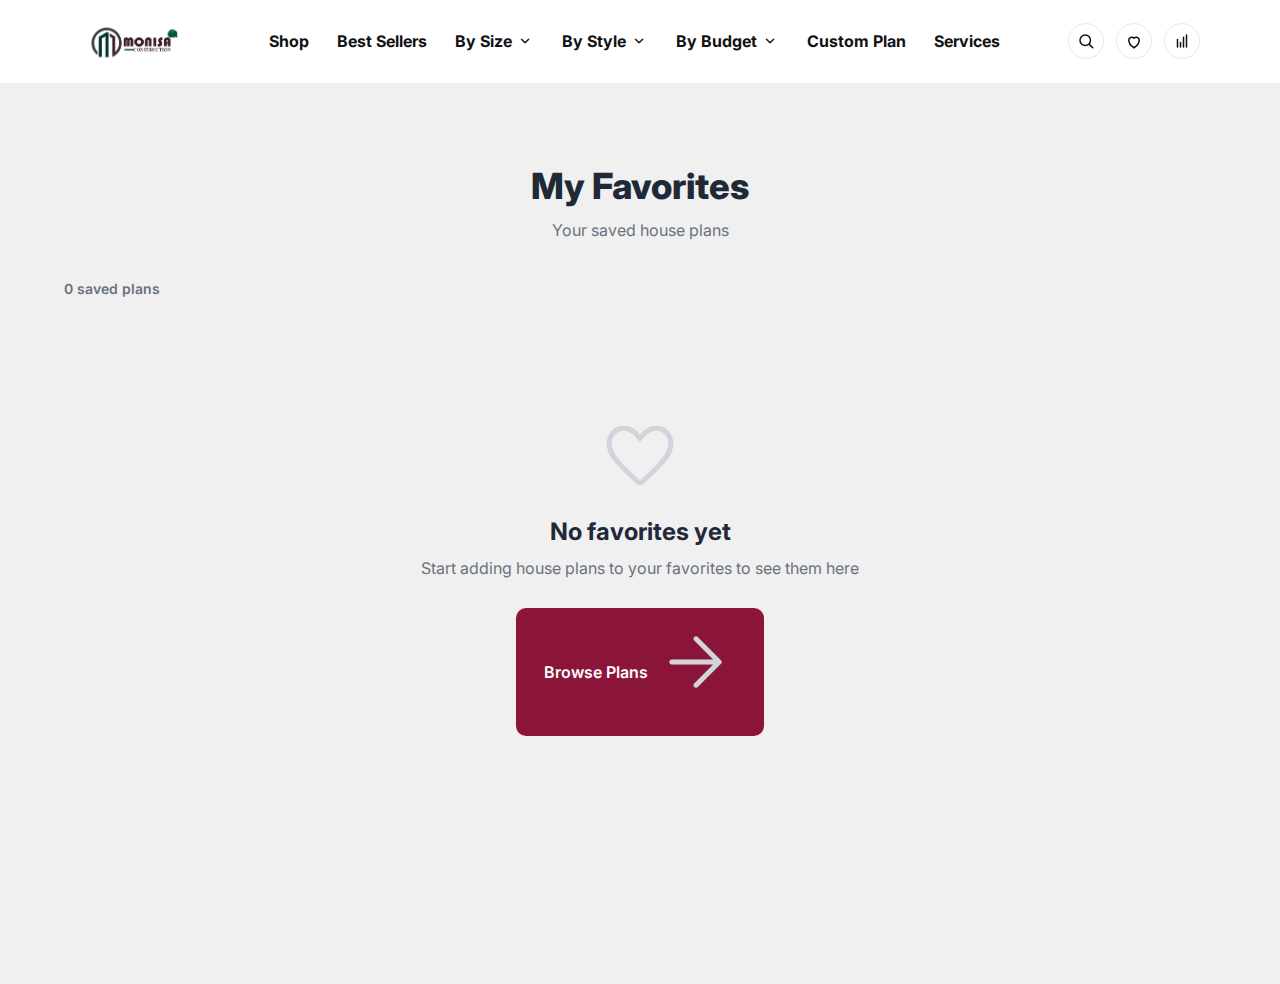
<file: favorites.html>
<!DOCTYPE html>
<html lang="en">

<head>
    <meta charset="UTF-8" />
    <meta name="viewport" content="width=device-width, initial-scale=1" />
    <title>My Favorites - Monisa</title>
    <link rel="preconnect" href="https://fonts.googleapis.com">
    <link rel="preconnect" href="https://fonts.gstatic.com" crossorigin>
    <link href="https://fonts.googleapis.com/css2?family=Inter:wght@400;600;700;800&display=swap" rel="stylesheet">
    <link rel="stylesheet"
        href="https://fonts.googleapis.com/css2?family=Material+Symbols+Outlined:opsz,wght,FILL,GRAD@20..48,200..700,0..1,-50..200" />
    <link rel="stylesheet"
        href="https://fonts.googleapis.com/css2?family=Material+Symbols+Rounded:opsz,wght,FILL,GRAD@20..48,200..700,0..1,-50..200" />
    <link rel="stylesheet" href="styles.css">
    <link rel="stylesheet" href="search.css">
    <link rel="stylesheet" href="favorites.css">
</head>

<body>

    <!-- Top Navigation -->
    <div class="topbar">
        <div class="nav">
            <a class="brand" href="index.html">
                <img src="src\images\logo.png" alt="logo" width="120" height="50">
            </a>

            <nav class="menu" aria-label="Primary">
                <a href="index.html">Shop</a>
                <a href="bestseller.html">Best Sellers</a>
                <div class="nav-item dropdown">
                    <a href="#" class="dropdown-toggle">By Size <span class="material-symbols-rounded"
                            style="font-size:18px">expand_more</span></a>
                    <div class="dropdown-panel mega-menu" role="menu">
                        <div class="mega-inner">
                            <div class="mega-col">
                                <h4 class="mega-heading">Plans by Area (SQM)</h4>
                                <a href="bestseller.html">750+ SQM</a>
                                <a href="bestseller.html">500–750 SQM</a>
                                <a href="bestseller.html">400–500 SQM</a>
                                <a href="bestseller.html">300–400 SQM</a>
                                <a href="bestseller.html">200–300 SQM</a>
                                <a href="bestseller.html">100–200 SQM</a>
                                <a href="bestseller.html">Under 100 SQM</a>
                            </div>
                            <div class="mega-col">
                                <h4 class="mega-heading">Plans by Bedrooms</h4>
                                <a href="bestseller.html">5+ Bedrooms</a>
                                <a href="bestseller.html">4 Bedrooms</a>
                                <a href="bestseller.html">3 Bedrooms</a>
                                <a href="bestseller.html">2 Bedrooms</a>
                                <a href="bestseller.html">1 Bedroom</a>
                            </div>
                            <div class="mega-col">
                                <h4 class="mega-heading">Plans by Floors</h4>
                                <a href="bestseller.html">1 Floor</a>
                                <a href="bestseller.html">2 Floors</a>
                                <a href="bestseller.html">3 Floors</a>
                                <a href="bestseller.html">4+ Floors</a>
                            </div>
                            <div class="mega-thumb">
                                <img src="src/images/placeholderImg2.jpg" alt="Swedish Countryside" />
                                <span class="thumb-label">Swedish Countryside</span>
                            </div>
                        </div>
                    </div>
                </div>
                <div class="nav-item dropdown">
                    <a href="#" class="dropdown-toggle">By Style <span class="material-symbols-rounded"
                            style="font-size:18px">expand_more</span></a>
                    <div class="dropdown-panel simple-menu" role="menu">
                        <a href="bestseller.html">Modern House Plans</a>
                        <a href="bestseller.html">Contemporary House Plans</a>
                        <a href="bestseller.html">Bungalow House Plans</a>
                        <a href="bestseller.html">Luxury House Plans</a>
                        <a href="bestseller.html">Rustic House Plans</a>
                        <a href="bestseller.html">Country House Plans</a>
                    </div>
                </div>
                <div class="nav-item dropdown">
                    <a href="#" class="dropdown-toggle">By Budget <span class="material-symbols-rounded"
                            style="font-size:18px">expand_more</span></a>
                    <div class="dropdown-panel simple-menu" role="menu">
                        <a href="bestseller.html">Under $100 Plans</a>
                        <a href="bestseller.html">$100 to $300 Plans</a>
                        <a href="bestseller.html">$300 to $500 Plans</a>
                        <a href="bestseller.html">$500 to $700 Plans</a>
                        <a href="bestseller.html">$700+ Plans</a>
                    </div>
                </div>
                <a href="https://wa.me/255659966930?text=Hi%2C%20I%27m%20interested%20in%20a%20custom%20house%20plan.%20Can%20you%20help%20me%3F" target="_blank" rel="noopener">Custom Plan</a>
                <a href="services.html">Services</a>
            </nav>

            <div class="actions" aria-label="Utilities">
                <a class="icon-btn" href="#" title="Search">
                    <svg width="18" height="18" viewBox="0 0 24 24" fill="none">
                        <path d="M21 21l-4.2-4.2" stroke="currentColor" stroke-width="2" stroke-linecap="round" />
                        <circle cx="11" cy="11" r="7" stroke="currentColor" stroke-width="2" />
                    </svg>
                </a>
                <a class="icon-btn" href="favorites.html" title="Favorites">
                    <svg width="18" height="18" viewBox="0 0 24 24" fill="none">
                        <path d="M12 21s-7-4.4-7-10a4.1 4.1 0 0 1 7-2.8A4.1 4.1 0 0 1 19 11c0 5.6-7 10-7 10Z"
                            stroke="currentColor" stroke-width="2" fill="none" />
                    </svg>
                    <span id="favoritesCount" class="favorites-badge"></span>
                </a>
                <a class="icon-btn" href="#" title="Compare">
                    <svg width="18" height="18" viewBox="0 0 24 24" fill="none">
                        <path d="M6 20V10M18 20V4M10 20V14M14 20V7" stroke="currentColor" stroke-width="2"
                            stroke-linecap="round" />
                    </svg>
                </a>
            </div>
        </div>
    </div>

    <!-- Favorites Page Content -->
    <main class="favorites-page">
        <div class="favorites-header">
            <h1 class="favorites-title">My Favorites</h1>
            <p class="favorites-subtitle">Your saved house plans</p>
        </div>

        <div class="favorites-actions">
            <span class="favorites-count" id="favoritesCountText">0 saved plans</span>
            <button class="clear-all-btn" id="clearAllBtn" style="display: none;">Clear All</button>
        </div>

        <!-- Empty State -->
        <div id="emptyState" class="empty-favorites" style="display: none;">
            <span class="material-symbols-rounded">favorite_border</span>
            <h2>No favorites yet</h2>
            <p>Start adding house plans to your favorites to see them here</p>
            <a href="index.html" class="browse-btn">
                <span>Browse Plans</span>
                <span class="material-symbols-rounded">arrow_forward</span>
            </a>
        </div>

        <!-- Favorites Grid -->
        <div id="favoritesGrid" class="favorites-grid"></div>
    </main>

    <!-- Search Modal -->
    <div id="searchModal" class="search-modal">
        <div class="search-container">
            <div class="search-header">
                <div class="search-input-wrapper">
                    <span class="material-symbols-rounded">search</span>
                    <input type="text" id="searchInput" placeholder="Search house plans by name, style, bedrooms..."
                        autocomplete="off">
                </div>
                <button id="closeSearch" aria-label="Close search">
                    <span class="material-symbols-rounded">close</span>
                </button>
            </div>
            <div class="search-filters">
                <span class="filter-label">Quick Filters:</span>
                <button class="quick-filter" data-filter-type="bedrooms" data-filter-value="1">1 Bedroom</button>
                <button class="quick-filter" data-filter-type="bedrooms" data-filter-value="2">2 Bedrooms</button>
                <button class="quick-filter" data-filter-type="bedrooms" data-filter-value="3">3 Bedrooms</button>
                <button class="quick-filter" data-filter-type="bedrooms" data-filter-value="4">4+ Bedrooms</button>
                <button class="quick-filter" data-filter-type="style" data-filter-value="Modern">Modern</button>
                <button class="quick-filter" data-filter-type="style" data-filter-value="Contemporary">Contemporary</button>
                <button class="quick-filter" data-filter-type="style" data-filter-value="Luxury">Luxury</button>
                <button class="quick-filter" data-filter-type="price" data-filter-value="0-200">Under $200</button>
                <button class="quick-filter" data-filter-type="price" data-filter-value="200-500">$200-$500</button>
                <button class="quick-filter" data-filter-type="price" data-filter-value="500-99999">$500+</button>
            </div>
            <div class="search-results-header">
                <span id="resultsCount">0 results</span>
            </div>
            <div id="searchResults" class="search-results"></div>
        </div>
    </div>

    <script src="index.js"></script>
    <script src="search.js"></script>
    <script src="favorites.js"></script>
    <script>
        // Render favorites on page load
        function renderFavorites() {
            const favorites = FavoritesManager.getFavorites();
            const grid = document.getElementById('favoritesGrid');
            const emptyState = document.getElementById('emptyState');
            const countText = document.getElementById('favoritesCountText');
            const clearBtn = document.getElementById('clearAllBtn');

            // Update count
            countText.textContent = `${favorites.length} saved plan${favorites.length !== 1 ? 's' : ''}`;

            if (favorites.length === 0) {
                grid.style.display = 'none';
                emptyState.style.display = 'block';
                clearBtn.style.display = 'none';
            } else {
                grid.style.display = 'grid';
                emptyState.style.display = 'none';
                clearBtn.style.display = 'block';

                // Render cards
                grid.innerHTML = favorites.map(project => `
                    <div class="favorite-card search-result-card">
                        <button class="favorite-btn favorited" data-project='${JSON.stringify(project)}'>
                            <svg viewBox="0 0 24 24">
                                <path d="M12 21s-7-4.4-7-10a4.1 4.1 0 0 1 7-2.8A4.1 4.1 0 0 1 19 11c0 5.6-7 10-7 10Z" />
                            </svg>
                        </button>
                        <a href="houseInfo.html?id=${project.id}" class="search-card-image">
                            <img src="${project.images[0]}" alt="${project.title}">
                            ${project.badge ? `<span class="search-badge">${project.badge}</span>` : ''}
                        </a>
                        <div class="search-card-content">
                            <h4 class="search-card-title">${project.title}</h4>
                            ${project.subtitle ? `<p class="search-card-subtitle">${project.subtitle}</p>` : ''}
                            <div class="search-card-specs">
                                <span><span class="material-symbols-rounded">bed</span> ${project.bedrooms} bed</span>
                                <span><span class="material-symbols-rounded">bathtub</span> ${project.bathrooms} bath</span>
                                <span><span class="material-symbols-rounded">straighten</span> ${project.sizeSqm} m²</span>
                            </div>
                            <div class="search-card-footer">
                                <span class="search-card-price">From $${project.priceFrom.toFixed(2)}</span>
                                <span class="search-card-style">${project.style}</span>
                            </div>
                        </div>
                    </div>
                `).join('');

                // Re-initialize favorite buttons
                initializeFavoriteButtons();
            }
        }

        // Clear all favorites
        document.getElementById('clearAllBtn').addEventListener('click', () => {
            if (confirm('Are you sure you want to remove all favorites?')) {
                localStorage.removeItem('monisa_favorites');
                FavoritesManager.updateFavoritesCount();
                renderFavorites();
            }
        });

        // Initial render
        renderFavorites();
    </script>
</body>

</html>
</file>
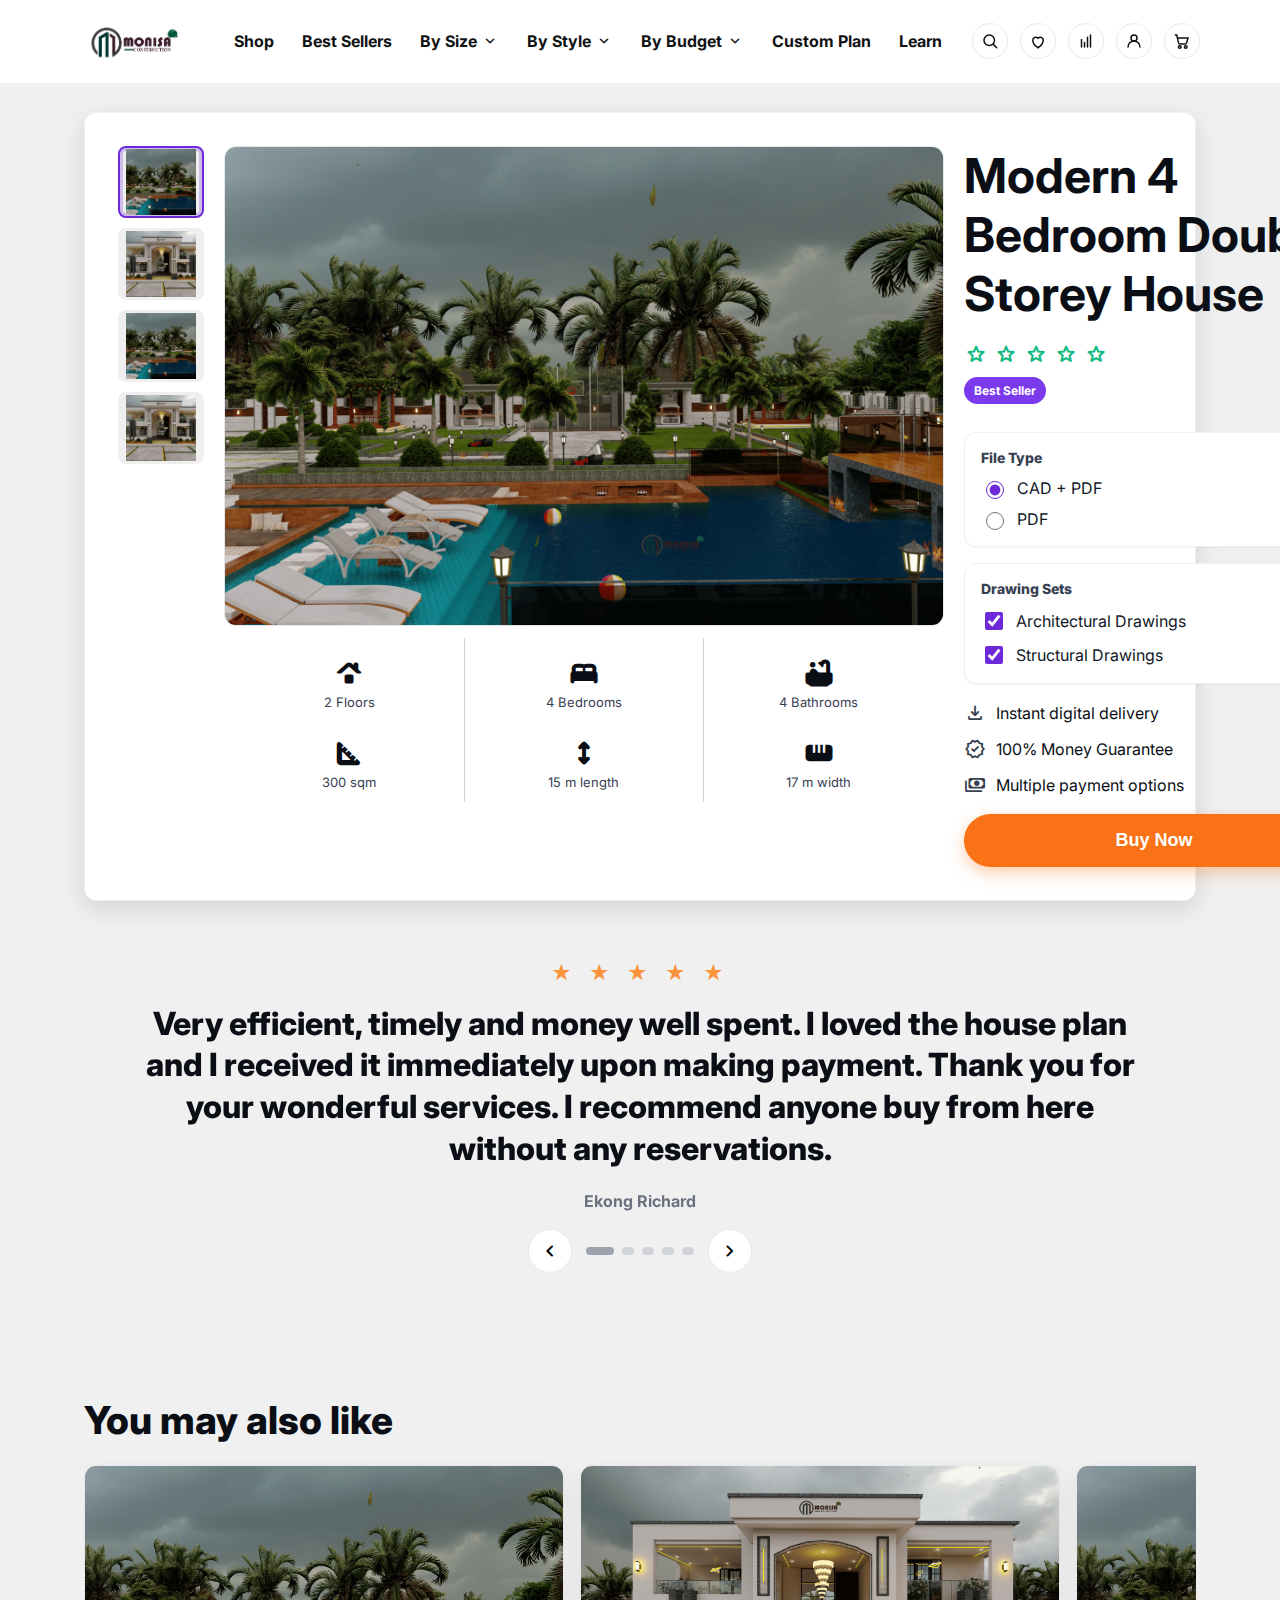
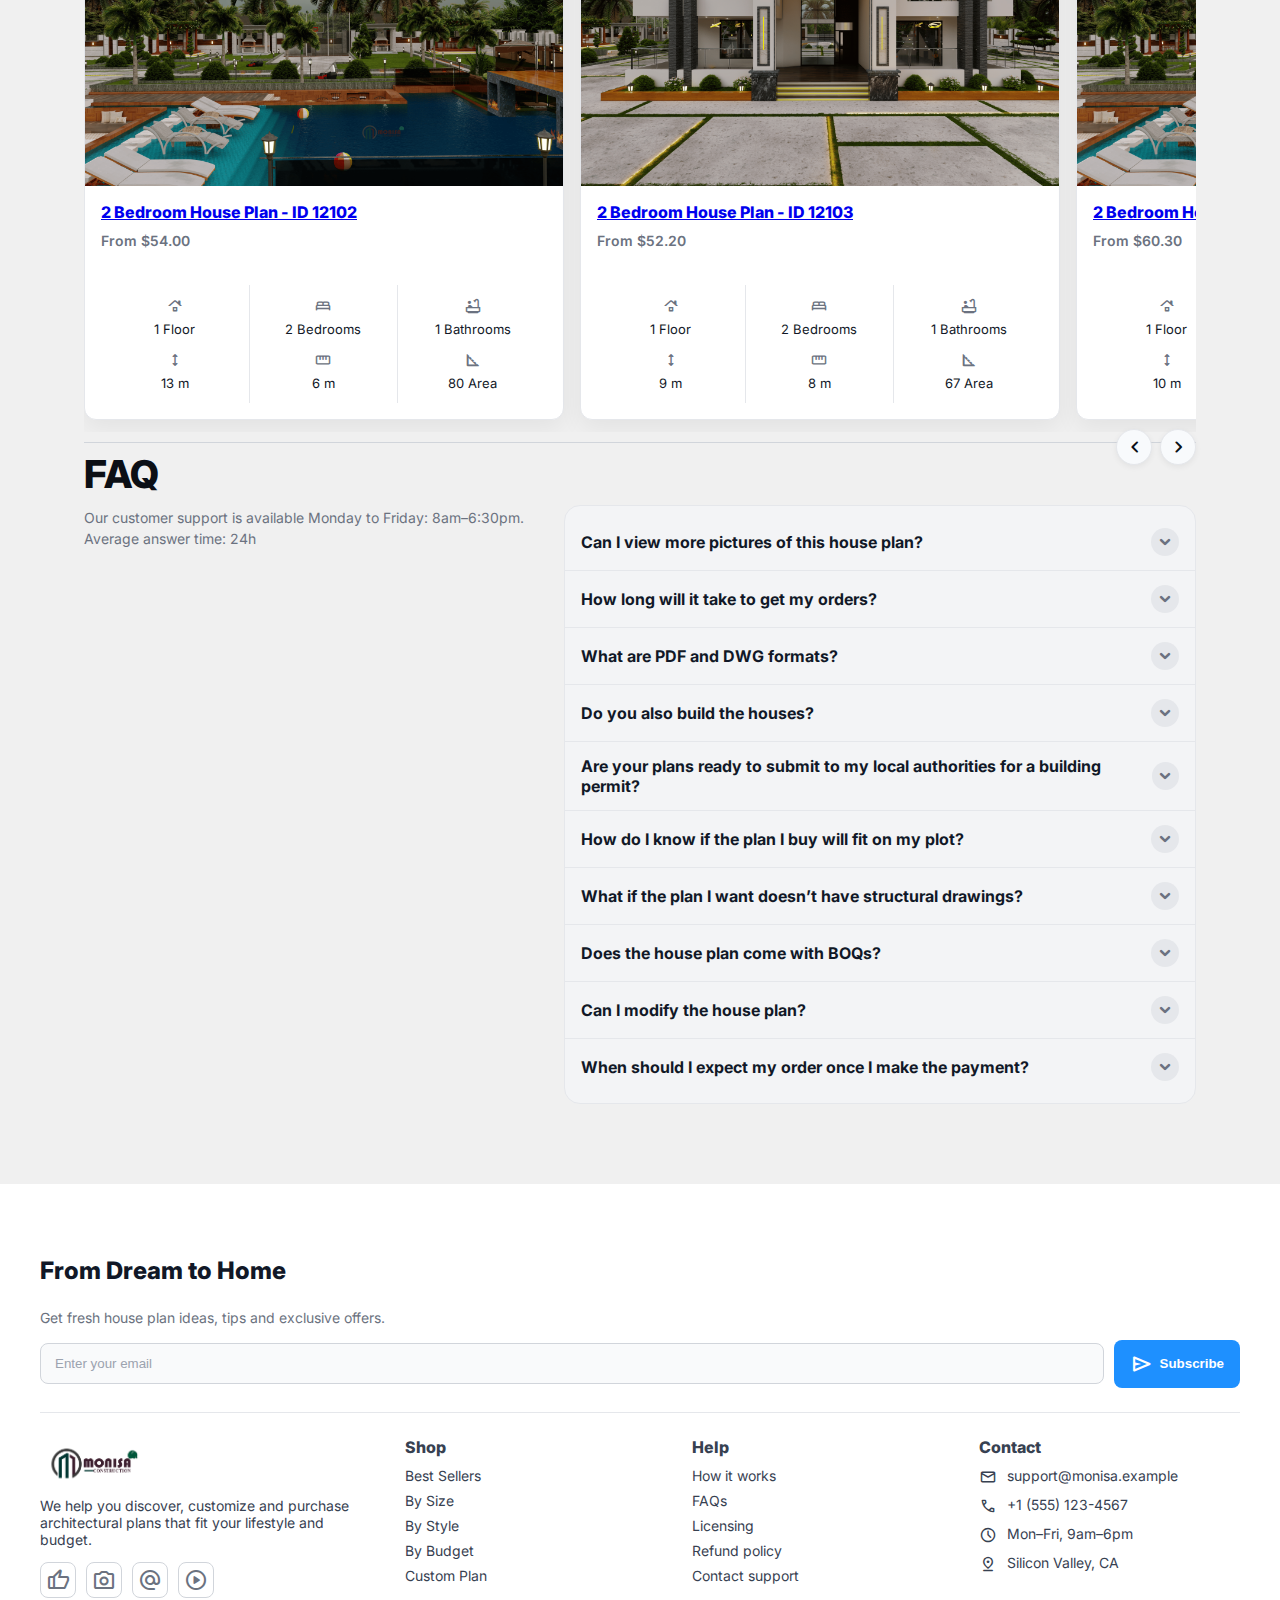
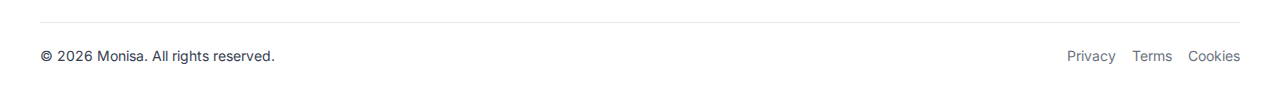
<file: houseInfo.html>
<!DOCTYPE html>
<html lang="en">

<head>
    <meta charset="UTF-8" />
    <meta name="viewport" content="width=device-width, initial-scale=1" />
    <title>House Plan Details - Monisa</title>
    <!-- Fonts and icons (same as index.html) -->
    <link rel="preconnect" href="https://fonts.googleapis.com">
    <link rel="preconnect" href="https://fonts.gstatic.com" crossorigin>
    <link href="https://fonts.googleapis.com/css2?family=Inter:wght@400;600;700;800&display=swap" rel="stylesheet">
    <link rel="stylesheet"
        href="https://fonts.googleapis.com/css2?family=Material+Symbols+Outlined:opsz,wght,FILL,GRAD@20..48,200..700,0..1,-50..200" />
    <link rel="stylesheet"
        href="https://fonts.googleapis.com/css2?family=Material+Symbols+Rounded:opsz,wght,FILL,GRAD@20..48,200..700,0..1,-50..200" />
    <link rel="stylesheet" href="styles.css">

    <!-- Scoped styles for this page only -->
    <style>
        /* Page container */
        .hi-wrap {
            max-width: 100%;

            margin: 28px 5% 80px;
            padding: 0 20px;
        }

        /* Top card: gallery + info */
        .hi-card {
            display: grid;
            gap: 28px;
            background: #fff;
            border: 1px solid #eef0f3;
            border-radius: 12px;
            box-shadow: var(--shadow, 0 8px 24px rgba(0, 0, 0, .08));
            padding: 18px;
        }

        /* Gallery */
        .hi-gallery {
            display: grid;
            /* Thumbs fixed at 86px, image column prefers 720px, right panel 380-480px */
            grid-template-columns: 86px minmax(720px, 1fr) minmax(380px, 480px);
            gap: 20px;
            align-items: start;
            border-radius: 10px;
            padding: 15px;
        }

        /* Explicit placement to keep columns consistent */
        .hi-thumbs {
            grid-column: 1;
        }

        .hi-cardIC {
            grid-column: 2;
            justify-self: center;
            width: 100%;
            max-width: 720px;
        }

        .hi-gallery .hi-info {
            grid-column: 3;
            justify-self: center;
            width: 100%;
            max-width: 460px;
        }

        .hi-thumbs {
            display: flex;
            flex-direction: column;
            gap: 10px;
            max-height: 520px;
            overflow: auto;
            padding-right: 4px;
        }

        .hi-thumb {
            width: 86px;
            height: 72px;
            border-radius: 8px;
            overflow: hidden;
            border: 2px solid transparent;
            cursor: pointer;
            flex: 0 0 auto;
        }

        .hi-thumb img {
            width: 100%;
            height: 100%;
            object-fit: cover;
            display: block;
        }

        .hi-thumb.active {
            border-color: #6d28d9;
            box-shadow: 0 0 0 3px rgba(109, 40, 217, 0.25) inset;
        }

        .hi-main {
            position: relative;
            border-radius: 12px;
            overflow: hidden;
            width: 100%;
            max-width: 720px;
            aspect-ratio: 3 / 2;
            /* 720x480 */
            background: #f3f4f6;
            display: grid;
            place-items: center;
            margin: 0 auto;
            border: 1px solid #e5e7eb;
        }

        .hi-main img {
            width: 100%;
            height: 100%;
            object-fit: cover;
            display: block;
        }

        /* Place specs under main image within the gallery */
        .hi-specs.below {
            grid-column: 2 / 3;
            margin-top: 12px;
            padding: 14px 8px 6px;
            grid-template-columns: repeat(3, 1fr);
            row-gap: 16px;
            column-gap: 0;
            color: #1A1A1A;
            font-size: 15px;
            /* Continuous vertical separators between the 3 columns */
            background-image: linear-gradient(#d1d5db, #d1d5db), linear-gradient(#d1d5db, #d1d5db);
            background-size: 1px 100%, 1px 100%;
            background-position: 33.333% 0, 66.666% 0;
            background-repeat: no-repeat;
        }

        .hi-specs.below .hi-spec {
            text-align: center;
            padding: 6px 16px;
        }

        /* remove per-item borders; container draws continuous separators */
        .hi-specs.below .hi-spec {
            border-right: none;
        }

        /* icon style: bold, solid, dark */
        .hi-specs.below .material-symbols-rounded {
            font-size: 30px;
            color: #0b0f15;
            font-variation-settings: 'FILL' 1, 'wght' 700, 'GRAD' 0, 'opsz' 24;
        }

        /* Right info column */
        .hi-info h1 {
            font-size: 3rem;
            margin: 0;
            color: #0b0f15;
        }

        .hi-meta {
            display: flex;
            gap: 12px;
            align-items: center;
            color: #6b7280;
            font-size: 14px;
            margin-bottom: 10px;
        }

        /* Info column blocks */
        .hi-stars {
            display: flex;
            gap: 6px;
            color: #10b981;
            margin: 18px 0 8px;
        }

        .hi-stars .material-symbols-rounded {
            font-size: 24px;
        }

        .hi-pill {
            display: inline-block;
            background: #7c3aed;
            color: #fff;
            font-weight: 700;
            font-size: 12px;
            padding: 6px 10px;
            border-radius: 999px;
            margin: 4px 0 12px;
        }

        .hi-box {
            background: #fff;
            border: 1px solid #eef0f3;
            border-radius: 12px;
            padding: 16px;
            margin: 16px 0;
            box-shadow: 0 1px 2px rgba(0, 0, 0, .04);
        }

        .hi-box h4 {
            margin: 0 0 12px;
            font-size: 14px;
            color: #374151;
            font-weight: 800;
        }

        .opt-list {
            list-style: none;
            margin: 0;
            padding: 0;
            display: grid;
            gap: 10px;
            font-size: 16px;
            font-color: #1A1A1A;
        }

        .opt-list li {
            display: flex;
            align-items: center;
            gap: 10px;
            color: #111827;
        }

        .opt-list input[type="radio"],
        .opt-list input[type="checkbox"] {
            width: 18px;
            height: 18px;
            accent-color: #6d28d9;
        }

        .hi-perks {
            display: grid;
            gap: 14px;
            margin: 18px 0;
        }

        .hi-perk {
            display: flex;
            align-items: center;
            gap: 10px;
            color: #0b0f15;
        }

        .hi-perk .material-symbols-rounded {
            font-size: 22px;
            color: #374151;
        }

        .hi-buybar {
            position: relative;
            margin-top: 16px;
        }

        .hi-buybtn {
            width: 100%;
            background: #f97316;
            color: #fff;
            border: none;
            border-radius: 999px;
            padding: 16px 18px;
            font-weight: 800;
            font-size: 18px;
            cursor: pointer;
            box-shadow: 0 6px 16px rgba(249, 115, 22, .35);
        }

        .hi-price-row {
            display: flex;
            align-items: center;
            justify-content: space-between;
            gap: 14px;
            margin: 10px 0 12px;
        }

        .hi-price {
            font-weight: 800;
            color: #2563eb;
        }

        .hi-rating {
            display: flex;
            gap: 2px;
        }

        .hi-rating .material-symbols-rounded {
            font-size: 20px;
            color: #a1a1aa;
        }

        .hi-rating .filled {
            color: #10b981;
            font-variation-settings: 'FILL' 1;
        }

        .hi-actions {
            display: flex;
            gap: 10px;
            align-items: center;
            flex-wrap: wrap;
            margin: 12px 0 8px;
        }

        .hi-btn {
            border: 1px solid #e5e7eb;
            background: #fff;
            color: #111827;
            padding: 10px 14px;
            border-radius: 8px;
            font-weight: 700;
            cursor: pointer;
        }

        .hi-btn.primary {
            background: #f97316;
            color: #fff;
            border-color: #f97316;
            border-radius: 10px;
            min-width: 180px;
        }

        .hi-btn.full {
            text-align: center;
        }

        .hi-overview {
            background: #fafafa;
            border: 1px solid #eef0f3;
            border-radius: 10px;
            padding: 14px 16px;
            margin-top: 10px;
            color: #374151;
            line-height: 1.6;
            font-size: 14px;
            max-height: 230px;
            overflow: auto;
        }

        /* Quick specs row */
        .hi-specs {
            display: grid;
            grid-template-columns: repeat(6, 1fr);
            gap: 10px;
            margin-top: 18px;
            padding-top: 12px;
            /* border-top: 1px solid #e5e7eb; */
        }

        .hi-spec {
            display: grid;
            justify-items: center;
            gap: 6px;
            color: #374151;
            font-size: 13px;
        }

        .hi-spec .material-symbols-rounded {
            color: #6b7280;
        }

        /* Section title */
        .hi-section-title {
            margin: 36px 0 12px;
            font-size: 18px;
            font-weight: 800;
            color: #0b0f15;
            display: grid;
            grid-auto-flow: column;
            justify-content: start;
            align-items: center;
            gap: 10px;
        }

        .hi-section-sub {
            color: #6b7280;
            margin: 0 0 18px;
            font-size: 14px;
        }

        /* You may also like: heading sizing and spacing */
        .ym-title {
            margin: 44px 0 16px;
            font-size: clamp(28px, 3vw, 40px);
            /* slightly bigger */
            font-weight: 800;
            color: #0b0f15;
        }

        /* Included items (3 columns) */
        .hi-included {
            background: #fff;
            border: 1px solid #eef0f3;
            border-radius: 12px;
            padding: 18px;
            display: grid;
            grid-template-columns: repeat(3, 1fr);
            gap: 16px;
        }

        .hi-inc-card {
            border: 1px solid #e5e7eb;
            border-radius: 10px;
            padding: 12px 14px;
        }

        .hi-inc-title {
            font-weight: 800;
            margin: 0 0 8px;
        }

        .hi-inc-list {
            margin: 0;
            padding-left: 18px;
            color: #374151;
        }

        /* You may also like: container and slider */
        .hi-rel {
            background: transparent;
            border: none;
            padding: 0;
        }

        .hi-rel-slider {
            display: grid;
            grid-auto-flow: column;
            grid-auto-columns: 480px;
            /* slightly smaller card */
            gap: 16px;
            /* tighter spacing between cards */
            overflow-x: auto;
            padding: 6px 4px 12px;
            scroll-snap-type: x mandatory;
            -ms-overflow-style: none;
            /* IE and Edge */
            scrollbar-width: none;
            /* Firefox */
            margin: 0 auto;
            /* center slider track */
        }

        .hi-rel-slider::-webkit-scrollbar {
            display: none;
        }

        .hi-rel-card {
            scroll-snap-align: start;
            border: 1px solid #e5e7eb;
            border-radius: 12px;
            overflow: hidden;
            background: #fff;
            box-shadow: 0 8px 24px rgba(0, 0, 0, .06);
            width: 480px;
            /* slightly smaller */
        }

        .hi-rel-card img {
            width: 100%;
            height: 320px;
            /* scaled down proportionally */
            object-fit: cover;
            display: block;
        }

        .hi-rel-body {
            padding: 16px;
            display: grid;
            gap: 8px;
        }

        .hi-rel-title {
            font-size: 16px;
            font-weight: 800;
            margin: 0;
            color: #0b0f15;
        }

        .hi-rel-specs {
            display: grid;
            grid-template-columns: repeat(4, 1fr);
            gap: 8px;
            /* border-top: 1px solid #e5e7eb; */
            padding-top: 10px;
            color: #374151;
            font-size: 12px;
        }

        /* Extra details inside the card to match reference */
        .rel-price {
            margin: 2px 0 12px;
            color: #6b7280;
            /* lighter as in screenshot */
            font-weight: 600;
            font-size: 14px;
        }

        .rel-row {
            display: flex;
            align-items: center;
            justify-content: space-between;
            gap: 8px;
        }

        .rel-stars {
            color: #10b981;
            display: inline-flex;
            gap: 2px;
        }

        .rel-stars .material-symbols-rounded {
            font-size: 18px;
        }

        .rel-stars .filled {
            font-variation-settings: 'FILL' 1, 'wght' 700, 'GRAD' 0, 'opsz' 24;
        }

        .rel-divider {
            height: 1px;
            border: 0;
            background: #e5e7eb;
            margin: 8px 0;
        }

        /* 3 columns x 2 rows specs block */
        .rel-specs-3x2 {
            /* border-top: 1px solid #e5e7eb; */
            margin-top: 8px;
            padding-top: 8px;
            display: grid;
            grid-template-columns: repeat(3, 1fr);
        }

        .rel-col {
            display: grid;
            grid-template-rows: auto auto;
            justify-items: center;
            row-gap: 14px;
            padding: 12px 12px;
        }

        .rel-col:not(:last-child) {
            border-right: 1px solid #e5e7eb;
        }

        .rel-top {
            display: grid;
            justify-items: center;
            row-gap: 6px;
            color: #0b0f15;
            font-weight: 800;
            text-align: center;
        }

        .rel-top .material-symbols-rounded {
            font-size: 24px;
            color: #0b0f15;
            font-variation-settings: 'FILL' 1, 'wght' 700, 'GRAD' 0, 'opsz' 24;
        }

        .rel-bottom {
            display: grid;
            justify-items: center;
            row-gap: 6px;
            color: #111827;
            font-size: 13px;
            text-align: center;
        }

        .rel-bottom .material-symbols-rounded {
            font-size: 18px;
            color: #6b7280;
        }

        /* Slider footer: divider + round nav buttons at right */
        .hi-rel-foot {
            position: relative;
            margin-top: 10px;
        }

        .hi-rel-hr {
            height: 1px;
            border: 0;
            background: #d1d5db;
        }

        .hi-rel-controls {
            position: absolute;
            right: 0;
            bottom: -22px;
            display: flex;
            gap: 8px;
        }

        .hi-rel-nav {
            width: 36px;
            height: 36px;
            border-radius: 50%;
            border: 1px solid #e5e7eb;
            background: #f8fafc;
            display: grid;
            place-items: center;
            color: #0b0f15;
            cursor: pointer;
            box-shadow: 0 2px 6px rgba(0, 0, 0, .06);
        }

        .hi-rel-nav:hover {
            background: #fff;
        }

        /* FAQ */
        .hi-faq-title {
            font-size: clamp(28px, 3vw, 40px);
            font-weight: 800;
            margin: 0 0 8px;
            color: #0b0f15;
        }

        .hi-faq-meta {
            color: #6b7280;
            margin: 4px 0;
            font-size: 14px;
        }

        .hi-faq {
            background: transparent;
            border: none;
            border-radius: 12px;
            padding: 0;
            display: grid;
            grid-template-columns: 1fr 1.4fr;
            gap: 28px;
            align-items: start;
        }

        .hi-faq-sub {
            color: #6b7280;
            margin: 0;
        }

        .hi-qa {
            display: grid;
            gap: 0;
            background: #f3f4f6;
            border: 1px solid #e5e7eb;
            border-radius: 16px;
            padding: 8px 0;
        }

        .hi-qa details {
            border: 0;
            border-radius: 0;
            background: transparent;
            overflow: hidden;
        }

        .hi-qa summary {
            cursor: pointer;
            font-weight: 700;
            color: #111827;
            list-style: none;
            display: flex;
            align-items: center;
            justify-content: space-between;
            padding: 14px 16px;
        }

        .hi-qa summary::after {
            content: 'expand_more';
            font-family: 'Material Symbols Rounded';
            color: #6b7280;
            background: #e5e7eb;
            width: 28px;
            height: 28px;
            border-radius: 999px;
            display: grid;
            place-items: center;
            font-size: 20px;
            transition: transform .2s ease;
        }

        .hi-qa details[open] summary::after {
            transform: rotate(180deg);
            background: #111827;
            color: #fff;
        }

        .hi-answer {
            padding: 0 16px 14px;
            color: #374151;
            font-size: 14px;
            border-top: 1px solid #e5e7eb;
        }

        .hi-qa details:not(:last-child) {
            border-bottom: 1px solid #e5e7eb;
        }


        /* Responsive */
        @media (max-width: 1024px) {
            .hi-card {
                grid-template-columns: 1fr;
            }

            .hi-rel-slider {
                grid-auto-columns: minmax(260px, 1fr);
            }

            .hi-included {
                grid-template-columns: 1fr;
            }

            .hi-faq {
                grid-template-columns: 1fr;
            }

            .hi-specs {
                grid-template-columns: repeat(3, 1fr);
            }

            .hi-main {
                height: 420px;
            }
        }

        @media (max-width: 640px) {
            .hi-gallery {
                grid-template-columns: 1fr;
            }

            .hi-thumbs {
                flex-direction: row;
                height: auto;
                max-height: none;
            }

            .hi-thumb {
                width: 84px;
                height: 64px;
            }

            .hi-rel-row {
                grid-template-columns: repeat(2, 1fr);
            }

            .hi-main {
                height: 300px;
            }
        }
    </style>
</head>

<body>
    <!-- Top Navigation (copied from index.html for consistency) -->
    <div class="topbar">
        <div class="nav">
            <a class="brand" href="index.html">
                <img src="src/images/logo.png" alt="logo" width="120" height="50">
            </a>

            <nav class="menu" aria-label="Primary">
                <a href="index.html">Shop</a>
                <a href="bestseller.html">Best Sellers</a>
                <div class="nav-item dropdown">
                    <a href="#" class="dropdown-toggle">By Size <span class="material-symbols-rounded"
                            style="font-size:18px">expand_more</span></a>
                    <div class="dropdown-panel mega-menu" role="menu">
                        <div class="mega-inner">

                            <div class="mega-col">
                                <h4 class="mega-heading">Plans by Area (SQM)</h4>
                                <a href="bestseller.html">750+ SQM</a>
                                <a href="bestseller.html">500–750 SQM</a>
                                <a href="bestseller.html">400–500 SQM</a>
                                <a href="bestseller.html">300–400 SQM</a>
                                <a href="bestseller.html">200–300 SQM</a>
                                <a href="bestseller.html">100–200 SQM</a>
                                <a href="bestseller.html">Under 100 SQM</a>
                            </div>
                            <div class="mega-col">
                                <h4 class="mega-heading">Plans by Bedrooms</h4>
                                <a href="bestseller.html">5+ Bedrooms</a>
                                <a href="bestseller.html">4 Bedrooms</a>
                                <a href="bestseller.html">3 Bedrooms</a>
                                <a href="bestseller.html">2 Bedrooms</a>
                                <a href="bestseller.html">1 Bedroom</a>
                            </div>
                            <div class="mega-col">
                                <h4 class="mega-heading">Plans by Floors</h4>
                                <a href="bestseller.html">1 Floor</a>
                                <a href="bestseller.html">2 Floors</a>
                                <a href="bestseller.html">3 Floors</a>
                                <a href="bestseller.html">4+ Floors</a>

                            </div>
                            <div class="mega-thumb">
                                <img src="src/images/placeholderImg2.jpg" alt="Swedish Countryside" />
                                <span class="thumb-label">Swedish Countryside</span>
                            </div>
                        </div>
                    </div>
                </div>
                <div class="nav-item dropdown">
                    <a href="#" class="dropdown-toggle">By Style <span class="material-symbols-rounded"
                            style="font-size:18px">expand_more</span></a>
                    <div class="dropdown-panel simple-menu" role="menu">
                        <a href="bestseller.html">Modern House Plans</a>
                        <a href="bestseller.html">Contemporary House Plans</a>
                        <a href="bestseller.html">Bungalow House Plans</a>
                        <a href="bestseller.html">Luxury House Plans</a>
                        <a href="bestseller.html">Rustic House Plans</a>
                        <a href="bestseller.html">Country House Plans</a>
                    </div>
                </div>
                <div class="nav-item dropdown">
                    <a href="#" class="dropdown-toggle">By Budget <span class="material-symbols-rounded"
                            style="font-size:18px">expand_more</span></a>
                    <div class="dropdown-panel simple-menu" role="menu">
                        <a href="bestseller.html">Under $100 Plans</a>
                        <a href="bestseller.html">$100 to $300 Plans</a>
                        <a href="bestseller.html">$300 to $500 Plans</a>
                        <a href="bestseller.html">$500 to $700 Plans</a>
                        <a href="bestseller.html">$700+ Plans</a>
                    </div>
                </div>
                <a href="#">Custom Plan</a>
                <a class="dropdown" href="#">Learn</a>
            </nav>

            <div class="actions" aria-label="Utilities">
                <a class="icon-btn" href="#" title="Search">
                    <svg width="18" height="18" viewBox="0 0 24 24" fill="none">
                        <path d="M21 21l-4.2-4.2" stroke="currentColor" stroke-width="2" stroke-linecap="round" />
                        <circle cx="11" cy="11" r="7" stroke="currentColor" stroke-width="2" />
                    </svg>
                </a>
                <a class="icon-btn" href="#" title="Favorites">
                    <svg width="18" height="18" viewBox="0 0 24 24" fill="none">
                        <path d="M12 21s-7-4.4-7-10a4.1 4.1 0 0 1 7-2.8A4.1 4.1 0 0 1 19 11c0 5.6-7 10-7 10Z"
                            stroke="currentColor" stroke-width="2" fill="none" />
                    </svg>
                </a>
                <a class="icon-btn" href="#" title="Compare">
                    <svg width="18" height="18" viewBox="0 0 24 24" fill="none">
                        <path d="M6 20V10M18 20V4M10 20V14M14 20V7" stroke="currentColor" stroke-width="2"
                            stroke-linecap="round" />
                    </svg>
                </a>
                <a class="icon-btn" href="#" title="Account">
                    <svg width="18" height="18" viewBox="0 0 24 24" fill="none">
                        <circle cx="12" cy="8" r="4" stroke="currentColor" stroke-width="2" />
                        <path d="M4 20a8 8 0 0 1 16 0" stroke="currentColor" stroke-width="2" stroke-linecap="round" />
                    </svg>
                </a>
                <a class="icon-btn" href="#" title="Cart">
                    <svg width="18" height="18" viewBox="0 0 24 24" fill="none">
                        <circle cx="9" cy="20" r="1.8" stroke="currentColor" stroke-width="2" />
                        <circle cx="17" cy="20" r="1.8" stroke="currentColor" stroke-width="2" />
                        <path d="M3 4h2l2.4 10.5A2 2 0 0 0 9.3 16h6.9a2 2 0 0 0 1.9-1.5L20 8H6" stroke="currentColor"
                            stroke-width="2" stroke-linecap="round" />
                    </svg>
                </a>
            </div>
        </div>
    </div>

    <main class="hi-wrap">
        <!-- Top card: gallery + info -->
        <section class="hi-card">
            <!-- Gallery -->
            <div class="hi-gallery">
                <div class="hi-thumbs" id="thumbs">
                    <button class="hi-thumb active" data-src="src/images/placeholderImg1.jpg"><img
                            src="src/images/placeholderImg1.jpg" alt="Thumb 1"></button>
                    <button class="hi-thumb" data-src="src/images/placeholderImg2.jpg"><img
                            src="src/images/placeholderImg2.jpg" alt="Thumb 2"></button>
                    <button class="hi-thumb" data-src="src/images/placeholderImg1.jpg"><img
                            src="src/images/placeholderImg1.jpg" alt="Thumb 3"></button>
                    <button class="hi-thumb" data-src="src/images/placeholderImg2.jpg"><img
                            src="src/images/placeholderImg2.jpg" alt="Thumb 4"></button>
                </div>
                <div class="hi-cardIC">
                    <div class="hi-main">
                        <img id="mainImage" src="src/images/placeholderImg1.jpg" alt="House main image">
                    </div>
                    <!-- Specs directly under main image -->
                    <div class="hi-specs below">
                        <div class="hi-spec"><span class="material-symbols-rounded">roofing</span>
                            <div>2 Floors</div>
                        </div>
                        <div class="hi-spec"><span class="material-symbols-rounded">bed</span>
                            <div>4 Bedrooms</div>
                        </div>
                        <div class="hi-spec"><span class="material-symbols-rounded">bathtub</span>
                            <div>4 Bathrooms</div>
                        </div>
                        <div class="hi-spec"><span class="material-symbols-rounded">square_foot</span>
                            <div>300 sqm</div>
                        </div>
                        <div class="hi-spec"><span class="material-symbols-rounded">height</span>
                            <div>15 m length</div>
                        </div>
                        <div class="hi-spec"><span class="material-symbols-rounded">straighten</span>
                            <div>17 m width</div>
                        </div>
                    </div>
                </div>
                <div class="hi-info">
                    <h1>Modern 4 Bedroom Double Storey House</h1>

                    <div class="hi-stars" aria-label="4 out of 5">
                        <span class="material-symbols-rounded filled">star</span>
                        <span class="material-symbols-rounded filled">star</span>
                        <span class="material-symbols-rounded filled">star</span>
                        <span class="material-symbols-rounded filled">star</span>
                        <span class="material-symbols-rounded">star</span>
                    </div>

                    <span class="hi-pill">Best Seller</span>

                    <div class="hi-box">
                        <h4>File Type</h4>
                        <ul class="opt-list">
                            <li><input type="radio" name="filetype" id="ft1" checked><label for="ft1">CAD + PDF</label>
                            </li>
                            <li><input type="radio" name="filetype" id="ft2"><label for="ft2">PDF</label></li>
                        </ul>
                    </div>

                    <div class="hi-box">
                        <h4>Drawing Sets</h4>
                        <ul class="opt-list">
                            <li><input type="checkbox" id="ds1" checked><label for="ds1">Architectural Drawings</label>
                            </li>
                            <li><input type="checkbox" id="ds2" checked><label for="ds2">Structural Drawings</label>
                            </li>
                        </ul>
                    </div>

                    <div class="hi-perks opt-list">
                        <div class="hi-perk"><span class="material-symbols-rounded">download</span> Instant digital
                            delivery</div>
                        <div class="hi-perk"><span class="material-symbols-rounded">verified</span> 100% Money Guarantee
                        </div>
                        <div class="hi-perk"><span class="material-symbols-rounded">payments</span> Multiple payment
                            options</div>
                    </div>

                    <div class="hi-buybar">
                        <button class="hi-buybtn">Buy Now</button>
                    </div>
                </div>
            </div>

            <!-- Info -->

        </section>
        <!-- TESTIMONIALS SECTION -->
        <section class="testimonials" aria-label="Customer testimonials">
            <div class="testimonials-inner">
                <div class="stars" aria-hidden="true">★ ★ ★ ★ ★</div>

                <div class="testimonials-slider" role="region" aria-roledescription="carousel"
                    aria-label="Testimonials">
                    <div class="testimonial-slide active" aria-roledescription="slide" aria-label="1 of 5">
                        <blockquote class="testimonial-quote">Very efficient, timely and money well spent. I loved the
                            house
                            plan and I received it immediately upon making payment. Thank you for your wonderful
                            services. I
                            recommend anyone buy from here without any reservations.</blockquote>
                        <div class="testimonial-author">Ekong Richard</div>
                    </div>
                    <div class="testimonial-slide" aria-roledescription="slide" aria-label="2 of 5">
                        <blockquote class="testimonial-quote">Smooth experience from browsing to checkout. The drawings
                            were
                            clear and my contractor was impressed with the level of detail.</blockquote>
                        <div class="testimonial-author">Aisha Mwende</div>
                    </div>
                    <div class="testimonial-slide" aria-roledescription="slide" aria-label="3 of 5">
                        <blockquote class="testimonial-quote">Customer support was fantastic and helped me tweak the
                            plan to
                            fit our plot perfectly. Highly recommended.</blockquote>
                        <div class="testimonial-author">Peter Ochieng</div>
                    </div>
                    <div class="testimonial-slide" aria-roledescription="slide" aria-label="4 of 5">
                        <blockquote class="testimonial-quote">Great value for money. I received my files instantly and
                            started my approvals the same day.</blockquote>
                        <div class="testimonial-author">Grace Namatovu</div>
                    </div>
                    <div class="testimonial-slide" aria-roledescription="slide" aria-label="5 of 5">
                        <blockquote class="testimonial-quote">Professional, reliable and fast. The plan matched exactly
                            what
                            we had in mind and saved us weeks.</blockquote>
                        <div class="testimonial-author">Brian K.</div>
                    </div>
                </div>

                <div class="testimonial-controls">
                    <button class="t-nav t-prev" aria-label="Previous testimonial">
                        <span class="material-symbols-rounded">chevron_left</span>
                    </button>
                    <div class="t-dots" role="tablist" aria-label="Select testimonial">
                        <button class="t-dot active" aria-label="Go to testimonial 1" role="tab"></button>
                        <button class="t-dot" aria-label="Go to testimonial 2" role="tab"></button>
                        <button class="t-dot" aria-label="Go to testimonial 3" role="tab"></button>
                        <button class="t-dot" aria-label="Go to testimonial 4" role="tab"></button>
                        <button class="t-dot" aria-label="Go to testimonial 5" role="tab"></button>
                    </div>
                    <button class="t-nav t-next" aria-label="Next testimonial">
                        <span class="material-symbols-rounded">chevron_right</span>
                    </button>
                </div>
            </div>
        </section>

        <!-- Included sets -->



        <!-- You may also like -->
        <h2 class="ym-title">You may also like</h2>
        <section class="hi-rel">
            <div class="hi-rel-slider" tabindex="0" aria-roledescription="carousel" aria-label="You may also like">
                <article class="hi-rel-card">
                    <a class="hi-rel-link" href="houseInfo.html"><img src="src/images/placeholderImg1.jpg" alt=""></a>
                    <div class="hi-rel-body">
                        <h4 class="hi-rel-title"><a href="houseInfo.html">2 Bedroom House Plan - ID 12102</a></h4>
                        <div class="rel-row">
                            <p class="rel-price">From $54.00</p>
                        </div>
                        <div class="rel-specs-3x2">
                            <div class="rel-col">
                                <div class="rel-bottom"><span class="material-symbols-rounded">roofing</span><span>1
                                        Floor</span></div>
                                <div class="rel-bottom"><span class="material-symbols-rounded">height</span><span>13
                                        m</span></div>
                            </div>
                            <div class="rel-col">
                                <div class="rel-bottom"><span class="material-symbols-rounded">bed</span><span>2
                                        Bedrooms</span></div>
                                <div class="rel-bottom"><span class="material-symbols-rounded">straighten</span><span>6
                                        m</span></div>
                            </div>
                            <div class="rel-col">
                                <div class="rel-bottom"><span class="material-symbols-rounded">bathtub</span><span>1
                                        Bathrooms</span></div>
                                <div class="rel-bottom"><span
                                        class="material-symbols-rounded">square_foot</span><span>80 Area</span></div>
                            </div>
                        </div>
                    </div>
                </article>
                <article class="hi-rel-card">
                    <a class="hi-rel-link" href="houseInfo.html"><img src="src/images/placeholderImg2.jpg" alt=""></a>
                    <div class="hi-rel-body">
                        <h4 class="hi-rel-title"><a href="houseInfo.html">2 Bedroom House Plan - ID 12103</a></h4>
                        <div class="rel-row">
                            <p class="rel-price">From $52.20</p>
                        </div>
                        <div class="rel-specs-3x2">
                            <div class="rel-col">
                                <div class="rel-bottom"><span class="material-symbols-rounded">roofing</span><span>1
                                        Floor</span></div>
                                <div class="rel-bottom"><span class="material-symbols-rounded">height</span><span>9
                                        m</span></div>
                            </div>
                            <div class="rel-col">
                                <div class="rel-bottom"><span class="material-symbols-rounded">bed</span><span>2
                                        Bedrooms</span></div>
                                <div class="rel-bottom"><span class="material-symbols-rounded">straighten</span><span>8
                                        m</span></div>
                            </div>
                            <div class="rel-col">
                                <div class="rel-bottom"><span class="material-symbols-rounded">bathtub</span><span>1
                                        Bathrooms</span></div>
                                <div class="rel-bottom"><span
                                        class="material-symbols-rounded">square_foot</span><span>67 Area</span></div>
                            </div>
                        </div>
                    </div>
                </article>
                <article class="hi-rel-card">
                    <a class="hi-rel-link" href="houseInfo.html"><img src="src/images/placeholderImg1.jpg" alt=""></a>
                    <div class="hi-rel-body">
                        <h4 class="hi-rel-title"><a href="houseInfo.html">2 Bedroom House Plan - ID 12101</a></h4>
                        <div class="rel-row">
                            <p class="rel-price">From $60.30</p>
                        </div>
                        <div class="rel-specs-3x2">
                            <div class="rel-col">
                                <div class="rel-bottom"><span class="material-symbols-rounded">roofing</span><span>1
                                        Floor</span></div>
                                <div class="rel-bottom"><span class="material-symbols-rounded">height</span><span>10
                                        m</span></div>
                            </div>
                            <div class="rel-col">
                                <div class="rel-bottom"><span class="material-symbols-rounded">bed</span><span>2
                                        Bedrooms</span></div>
                                <div class="rel-bottom"><span class="material-symbols-rounded">straighten</span><span>8
                                        m</span></div>
                            </div>
                            <div class="rel-col">
                                <div class="rel-bottom"><span class="material-symbols-rounded">bathtub</span><span>1
                                        Bathrooms</span></div>
                                <div class="rel-bottom"><span
                                        class="material-symbols-rounded">square_foot</span><span>87 Area</span></div>
                            </div>
                        </div>
                    </div>
                </article>
                <article class="hi-rel-card">
                    <a class="hi-rel-link" href="houseInfo.html"><img src="src/images/placeholderImg2.jpg" alt=""></a>
                    <div class="hi-rel-body">
                        <h4 class="hi-rel-title"><a href="houseInfo.html">Simple 2 bedroom house plan - ID 12105</a></h4>
                        <div class="rel-row">
                            <p class="rel-price">From $81.90</p>
                        </div>
                        <div class="rel-specs-3x2">
                            <div class="rel-col">
                                <div class="rel-bottom"><span class="material-symbols-rounded">roofing</span><span>1
                                        Floor</span></div>
                                <div class="rel-bottom"><span class="material-symbols-rounded">height</span><span>11
                                        m</span></div>
                            </div>
                            <div class="rel-col">
                                <div class="rel-bottom"><span class="material-symbols-rounded">bed</span><span>2
                                        Bedrooms</span></div>
                                <div class="rel-bottom"><span class="material-symbols-rounded">straighten</span><span>9
                                        m</span></div>
                            </div>
                            <div class="rel-col">
                                <div class="rel-bottom"><span class="material-symbols-rounded">bathtub</span><span>1
                                        Bathrooms</span></div>
                                <div class="rel-bottom"><span
                                        class="material-symbols-rounded">square_foot</span><span>—</span></div>
                            </div>
                        </div>
                    </div>
                </article>
                <article class="hi-rel-card">
                    <a class="hi-rel-link" href="houseInfo.html"><img src="src/images/placeholderImg1.jpg" alt=""></a>
                    <div class="hi-rel-body">
                        <h4 class="hi-rel-title"><a href="houseInfo.html">2 Bedroom House Plan - ID 12106</a></h4>
                        <div class="rel-row">
                            <p class="rel-price">From $58.00</p>
                        </div>
                        <div class="rel-specs-3x2">
                            <div class="rel-col">
                                <div class="rel-bottom"><span class="material-symbols-rounded">roofing</span><span>1
                                        Floor</span></div>
                                <div class="rel-bottom"><span class="material-symbols-rounded">height</span><span>10
                                        m</span></div>
                            </div>
                            <div class="rel-col">
                                <div class="rel-bottom"><span class="material-symbols-rounded">bed</span><span>2
                                        Bedrooms</span></div>
                                <div class="rel-bottom"><span class="material-symbols-rounded">straighten</span><span>8
                                        m</span></div>
                            </div>
                            <div class="rel-col">
                                <div class="rel-bottom"><span class="material-symbols-rounded">bathtub</span><span>1
                                        Bathrooms</span></div>
                                <div class="rel-bottom"><span
                                        class="material-symbols-rounded">square_foot</span><span>—</span></div>
                            </div>
                        </div>
                    </div>
                </article>
            </div>
            <div class="hi-rel-foot" aria-hidden="false">
                <hr class="hi-rel-hr">
                <div class="hi-rel-controls">
                    <button class="hi-rel-nav hi-rel-prev" aria-label="Previous"><span
                            class="material-symbols-rounded">chevron_left</span></button>
                    <button class="hi-rel-nav hi-rel-next" aria-label="Next"><span
                            class="material-symbols-rounded">chevron_right</span></button>
                </div>
            </div>
        </section>

        <!-- FAQ -->
        <h2 class="hi-faq-title">FAQ</h2>
        <section class="hi-faq">
            <div>
                <p class="hi-faq-meta">Our customer support is available Monday to Friday: 8am–6:30pm.</p>
                <p class="hi-faq-meta">Average answer time: 24h</p>
            </div>
            <div class="hi-qa">
                <details>
                    <summary>Can I view more pictures of this house plan?</summary>
                    <div class="hi-answer">Many plans include extra images or renders. If you need more visuals, contact
                        support and we’ll share any available media.</div>
                </details>
                <details>
                    <summary>How long will it take to get my orders?</summary>
                    <div class="hi-answer">Digital files are delivered instantly after payment. Customizations or
                        printed sets can take additional processing time.</div>
                </details>
                <details>
                    <summary>What are PDF and DWG formats?</summary>
                    <div class="hi-answer">PDFs are ready-to-view print files. DWG is an editable CAD format used by
                        architects and engineers.</div>
                </details>
                <details>
                    <summary>Do you also build the houses?</summary>
                    <div class="hi-answer">We provide architectural drawings. For construction, work with a local
                        contractor/engineer who can use our drawings.</div>
                </details>
                <details>
                    <summary>Are your plans ready to submit to my local authorities for a building permit?</summary>
                    <div class="hi-answer">Our drawings are professional-grade. Your local authority may require
                        site-specific adjustments per local codes.</div>
                </details>
                <details>
                    <summary>How do I know if the plan I buy will fit on my plot?</summary>
                    <div class="hi-answer">Check the plan’s length, width and setbacks against your plot size and local
                        regulations. We can advise if you share your plot details.</div>
                </details>
                <details>
                    <summary>What if the plan I want doesn’t have structural drawings?</summary>
                    <div class="hi-answer">Some plans include structural sets. If not, we can prepare them or your local
                        engineer can produce them using our architectural set.</div>
                </details>
                <details>
                    <summary>Does the house plan come with BOQs?</summary>
                    <div class="hi-answer">BOQs (Bill of Quantities) are not standard on all plans. They can be added on
                        request.</div>
                </details>
                <details>
                    <summary>Can I modify the house plan?</summary>
                    <div class="hi-answer">Yes. We offer modifications such as changing room sizes, layouts or
                        elevations. Get in touch with your requirements.</div>
                </details>
                <details>
                    <summary>When should I expect my order once I make the payment?</summary>
                    <div class="hi-answer">You receive download access immediately for digital files. An email
                        confirmation is also sent with the download link.</div>
                </details>
            </div>
        </section>
    </main>

    <!-- FOOTER (same as index.html) -->
    <footer class="site-footer" aria-label="Site footer">
        <div class="footer-top">
            <div class="footer-newsletter">
                <h3 class="footer-newsletter-title">From Dream to Home</h3>
                <p class="footer-newsletter-sub">Get fresh house plan ideas, tips and exclusive offers.</p>
                <form class="newsletter-form" action="#" method="post" onsubmit="return false">
                    <label class="sr-only" for="nl-email">Email</label>
                    <input id="nl-email" type="email" placeholder="Enter your email" required>
                    <button type="submit"><span class="material-symbols-rounded">send</span>Subscribe</button>
                </form>
            </div>
        </div>

        <div class="footer-grid">
            <div class="footer-col">
                <a class="brand footer-brand" href="#">
                    <img src="src/images/logo.png" alt="Monisa logo" width="120" height="50">
                </a>
                <p class="footer-text">We help you discover, customize and purchase architectural plans that fit your
                    lifestyle and budget.</p>
                <div class="footer-social" aria-label="Social links">
                    <a href="#" aria-label="Facebook"><span class="material-symbols-rounded">thumb_up</span></a>
                    <a href="#" aria-label="Instagram"><span class="material-symbols-rounded">photo_camera</span></a>
                    <a href="#" aria-label="Twitter"><span class="material-symbols-rounded">alternate_email</span></a>
                    <a href="#" aria-label="YouTube"><span class="material-symbols-rounded">play_circle</span></a>
                </div>
            </div>

            <nav class="footer-col" aria-label="Shop">
                <h4 class="footer-title">Shop</h4>
                <ul class="footer-links">
                    <li><a href="bestseller.html">Best Sellers</a></li>
                    <li><a href="#">By Size</a></li>
                    <li><a href="#">By Style</a></li>
                    <li><a href="#">By Budget</a></li>
                    <li><a href="#">Custom Plan</a></li>
                </ul>
            </nav>

            <nav class="footer-col" aria-label="Help">
                <h4 class="footer-title">Help</h4>
                <ul class="footer-links">
                    <li><a href="#">How it works</a></li>
                    <li><a href="#">FAQs</a></li>
                    <li><a href="#">Licensing</a></li>
                    <li><a href="#">Refund policy</a></li>
                    <li><a href="#">Contact support</a></li>
                </ul>
            </nav>

            <div class="footer-col" aria-label="Contact">
                <h4 class="footer-title">Contact</h4>
                <ul class="footer-contact">
                    <li><span class="material-symbols-rounded">mail</span> support@monisa.example</li>
                    <li><span class="material-symbols-rounded">call</span> +1 (555) 123-4567</li>
                    <li><span class="material-symbols-rounded">schedule</span> Mon–Fri, 9am–6pm</li>
                    <li><span class="material-symbols-rounded">pin_drop</span> Silicon Valley, CA</li>
                </ul>
            </div>
        </div>

        <div class="footer-bottom">
            <div class="footer-copy">© <span id="year"></span> Monisa. All rights reserved.</div>
            <div class="footer-legal">
                <a href="#">Privacy</a>
                <a href="#">Terms</a>
                <a href="#">Cookies</a>
            </div>
        </div>
    </footer>

    <script>
        // Update year
        (function () { var y = document.getElementById('year'); if (y) y.textContent = new Date().getFullYear(); })();

        // Gallery swap
        (function () {
            const main = document.getElementById('mainImage');
            const thumbs = document.querySelectorAll('.hi-thumb');
            thumbs.forEach(btn => {
                btn.addEventListener('click', () => {
                    thumbs.forEach(b => b.classList.remove('active'));
                    btn.classList.add('active');
                    const src = btn.getAttribute('data-src');
                    if (src && main) main.src = src;
                });
            });
        })();
    </script>
    <script src="index.js"></script>
</body>

</html>
</file>
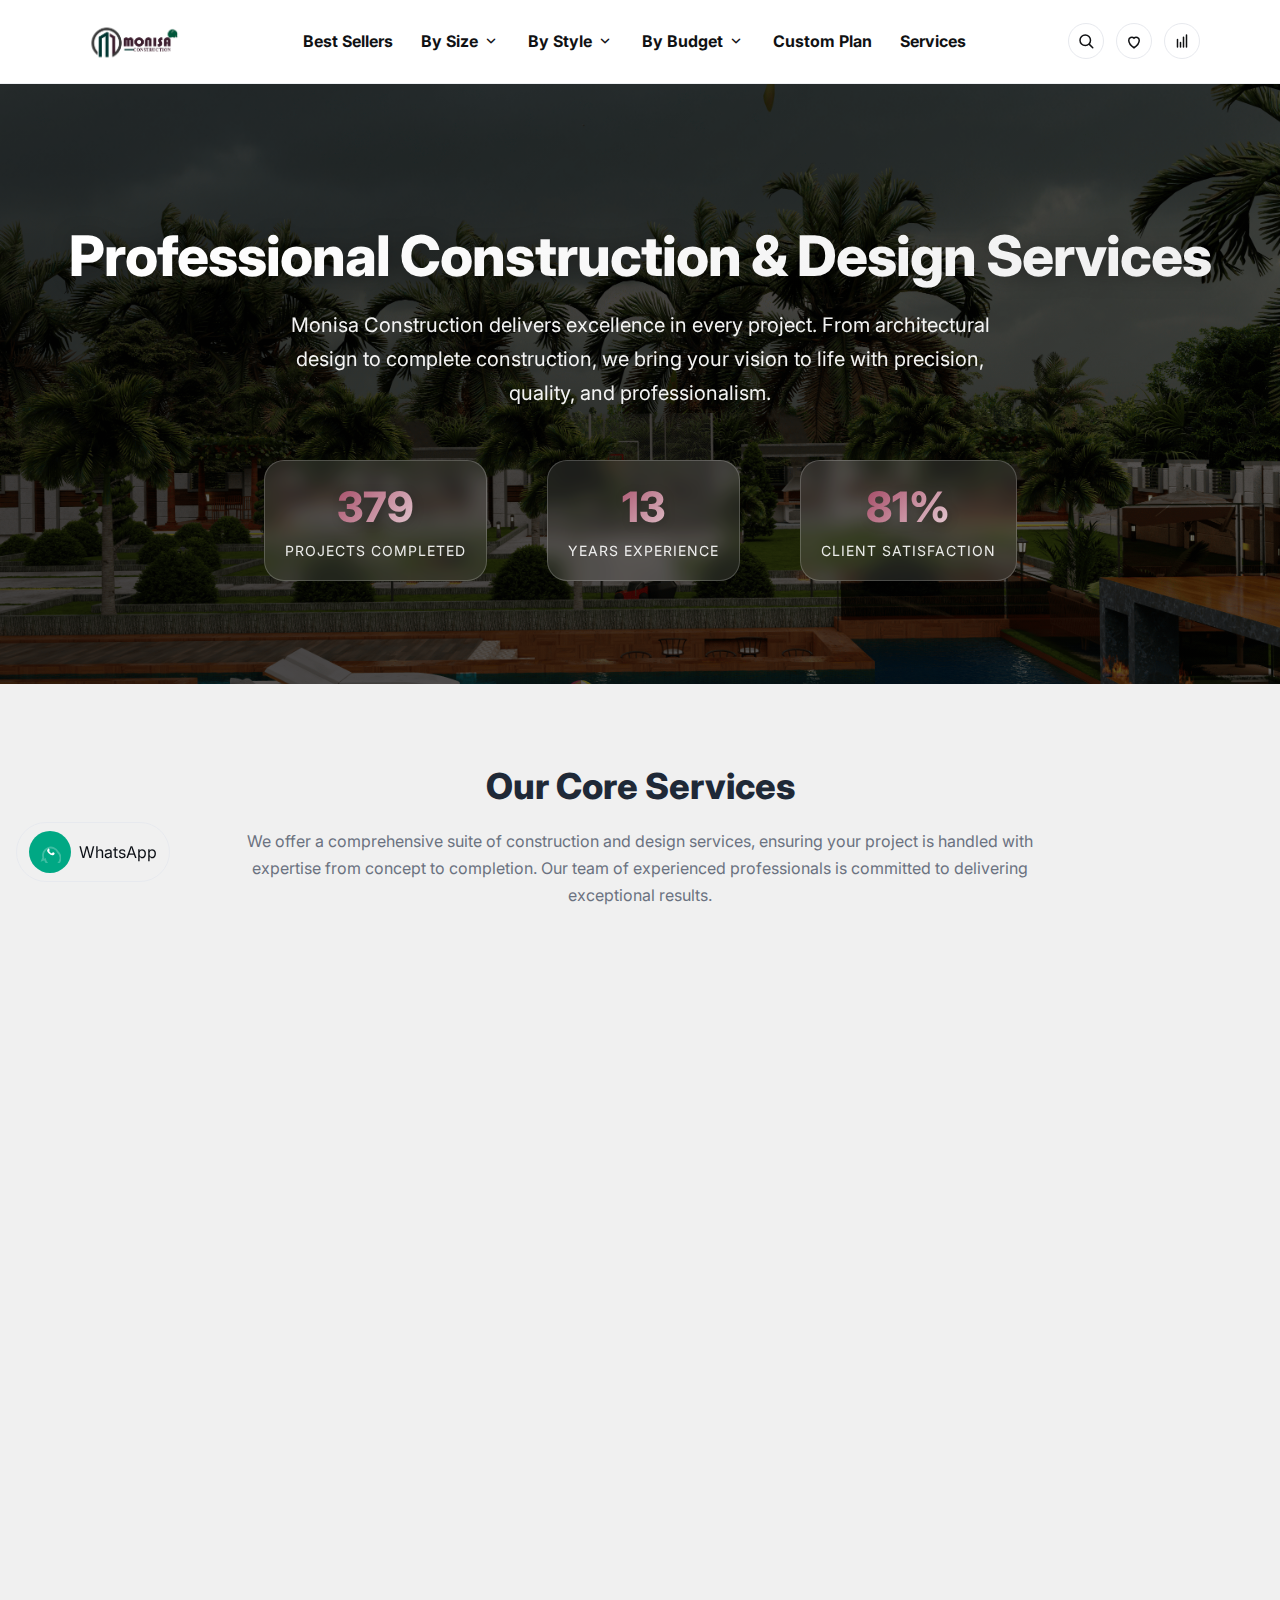
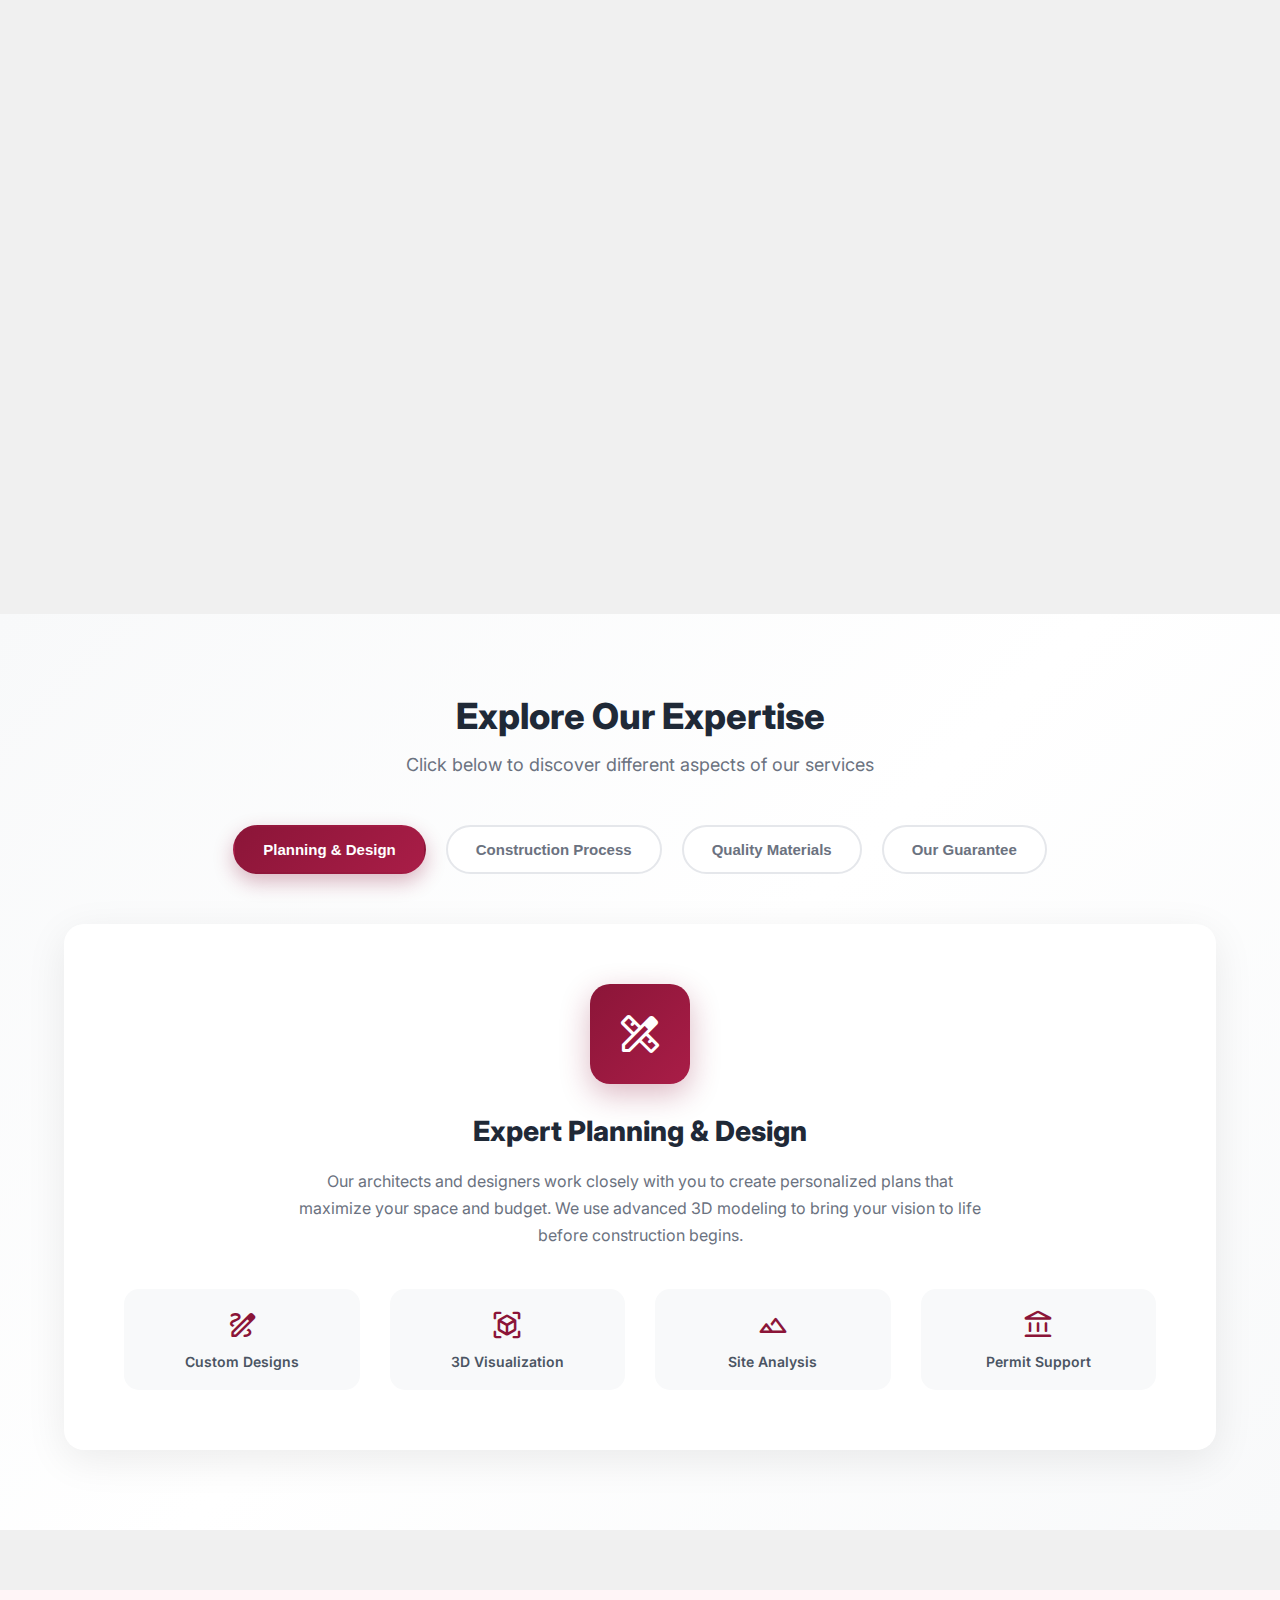
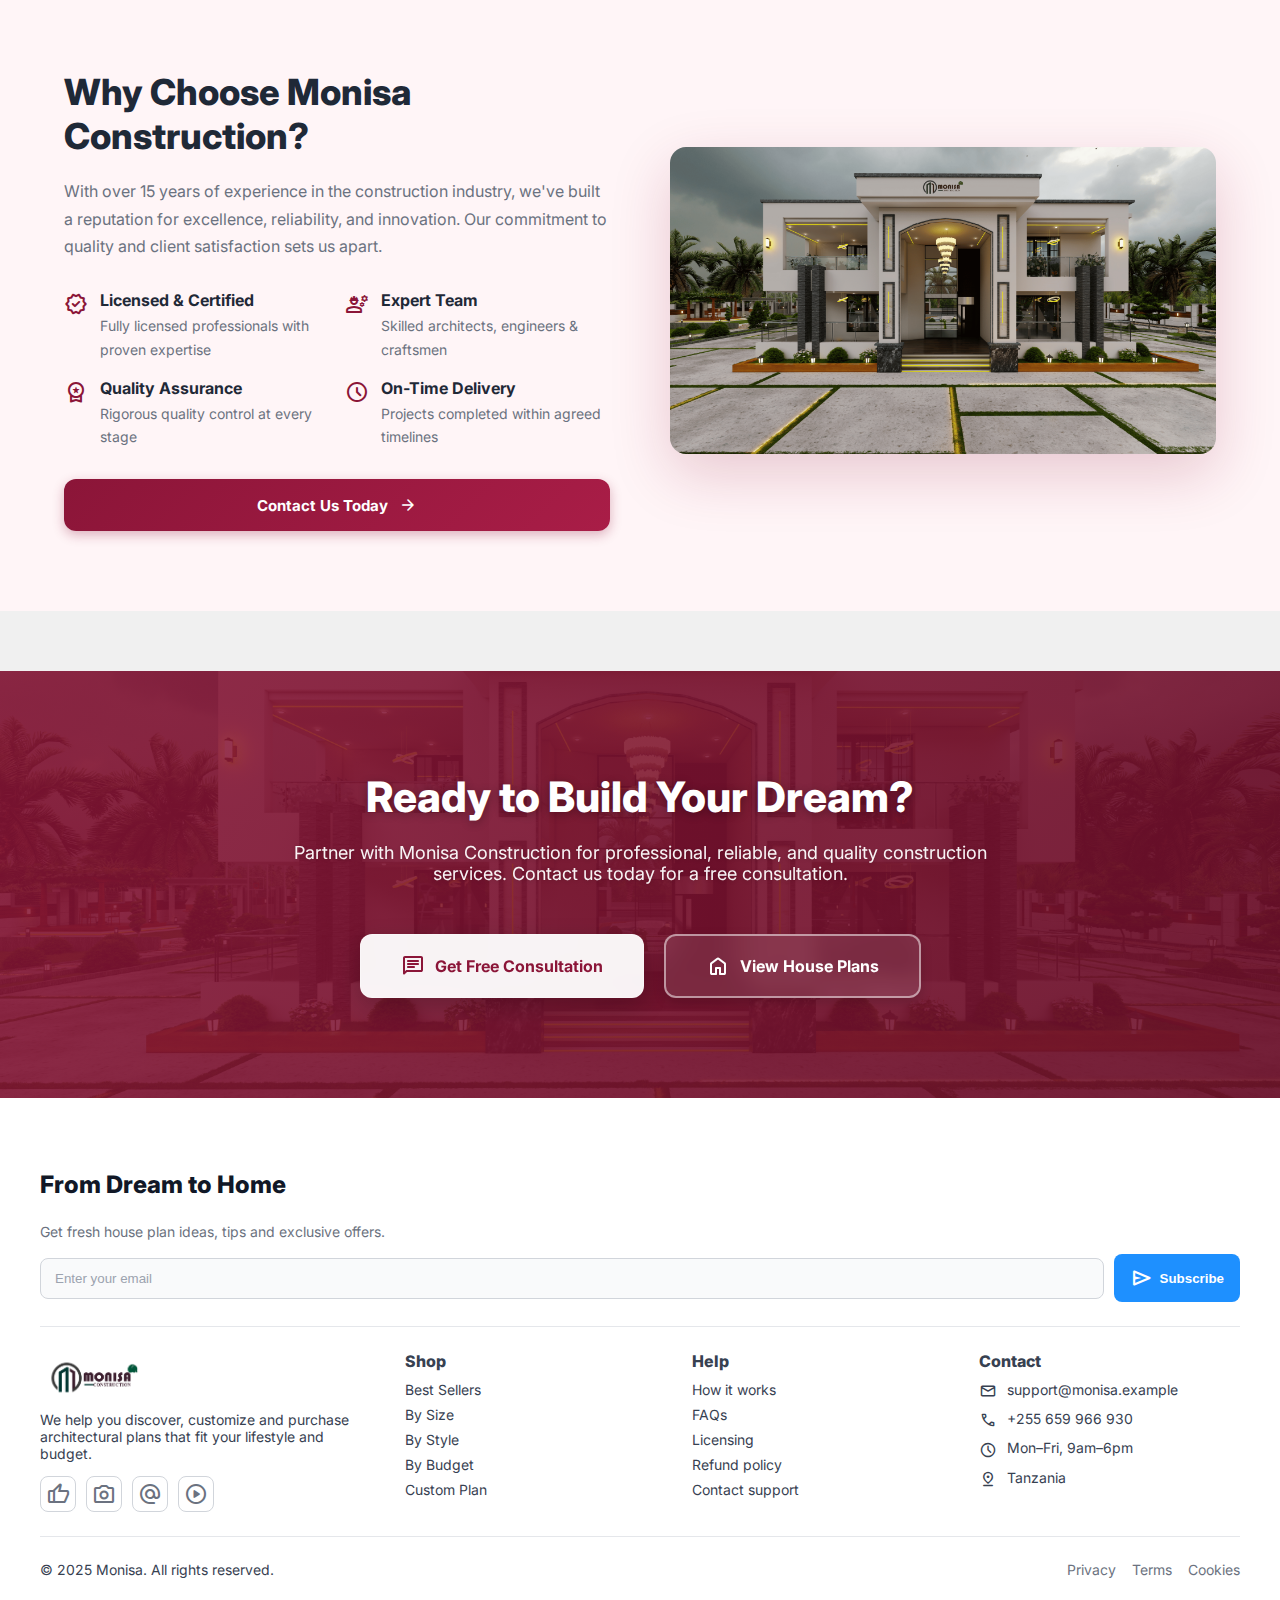
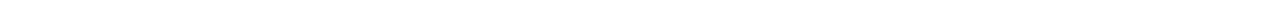
<file: services.html>
<!DOCTYPE html>
<html lang="en">

<head>
    <meta charset="UTF-8" />
    <meta name="viewport" content="width=device-width, initial-scale=1" />
    <title>Our Services - Monisa</title>
    <link rel="preconnect" href="https://fonts.googleapis.com">
    <link rel="preconnect" href="https://fonts.gstatic.com" crossorigin>
    <link href="https://fonts.googleapis.com/css2?family=Inter:wght@400;600;700;800&display=swap" rel="stylesheet">
    <link rel="stylesheet"
        href="https://fonts.googleapis.com/css2?family=Material+Symbols+Outlined:opsz,wght,FILL,GRAD@20..48,200..700,0..1,-50..200" />
    <link rel="stylesheet"
        href="https://fonts.googleapis.com/css2?family=Material+Symbols+Rounded:opsz,wght,FILL,GRAD@20..48,200..700,0..1,-50..200" />
    <link rel="stylesheet" href="styles.css">
    <link rel="stylesheet" href="search.css">
    <link rel="stylesheet" href="favorites.css">
    
    <style>
        /* Services Page Styles */
        @keyframes fadeInUp {
            from {
                opacity: 0;
                transform: translateY(30px);
            }
            to {
                opacity: 1;
                transform: translateY(0);
            }
        }

        @keyframes slideInLeft {
            from {
                opacity: 0;
                transform: translateX(-50px);
            }
            to {
                opacity: 1;
                transform: translateX(0);
            }
        }

        @keyframes slideInRight {
            from {
                opacity: 0;
                transform: translateX(50px);
            }
            to {
                opacity: 1;
                transform: translateX(0);
            }
        }

        @keyframes countUp {
            from {
                opacity: 0;
                transform: scale(0.5) rotate(180deg);
            }
            to {
                opacity: 1;
                transform: scale(1) rotate(0deg);
            }
        }

        @keyframes pulse {
            0%, 100% {
                transform: scale(1);
            }
            50% {
                transform: scale(1.05);
            }
        }

        @keyframes float {
            0%, 100% {
                transform: translateY(0px);
            }
            50% {
                transform: translateY(-20px);
            }
        }

        .services-hero {
            position: relative;
            background: url('src/images/placeholderImg1.jpg') center/cover no-repeat fixed;
            padding: 140px 5% 100px;
            text-align: center;
            color: white;
            overflow: hidden;
            min-height: 600px;
            display: flex;
            align-items: center;
            justify-content: center;
        }

        .services-hero::before {
            content: '';
            position: absolute;
            top: 0;
            left: 0;
            right: 0;
            bottom: 0;
            background: linear-gradient(135deg, rgba(0, 0, 0, 0.7) 0%, rgba(0, 0, 0, 0.5) 100%);
            z-index: 1;
        }

        .services-hero-content {
            position: relative;
            z-index: 2;
        }

        .services-hero h1 {
            font-size: 56px;
            font-weight: 800;
            margin: 0 0 20px 0;
            line-height: 1.1;
            letter-spacing: -1px;
            animation: fadeInUp 0.8s ease-out;
            background: linear-gradient(135deg, #fff 0%, #f0f0f0 100%);
            -webkit-background-clip: text;
            background-clip: text;
            -webkit-text-fill-color: transparent;
            filter: drop-shadow(2px 2px 10px rgba(0, 0, 0, 0.3));
        }

        .services-hero p {
            font-size: 20px;
            max-width: 750px;
            margin: 0 auto 40px;
            opacity: 0.95;
            line-height: 1.7;
            animation: fadeInUp 1s ease-out 0.2s both;
        }

        .services-hero-stats {
            display: flex;
            gap: 60px;
            justify-content: center;
            margin-top: 50px;
            animation: fadeInUp 1.2s ease-out 0.4s both;
        }

        .hero-stat {
            text-align: center;
            position: relative;
            padding: 20px;
            background: rgba(255, 255, 255, 0.1);
            backdrop-filter: blur(10px);
            border-radius: 20px;
            border: 1px solid rgba(255, 255, 255, 0.2);
            transition: all 0.3s ease;
        }

        .hero-stat:hover {
            transform: translateY(-5px);
            background: rgba(255, 255, 255, 0.15);
            box-shadow: 0 10px 30px rgba(0, 0, 0, 0.3);
        }

        .hero-stat-number {
            font-size: 42px;
            font-weight: 800;
            display: block;
            margin-bottom: 8px;
            background: linear-gradient(135deg, #8B1538 0%, #fff 100%);
            -webkit-background-clip: text;
            background-clip: text;
            -webkit-text-fill-color: transparent;
            filter: drop-shadow(2px 2px 5px rgba(0, 0, 0, 0.2));
        }

        .hero-stat-label {
            font-size: 14px;
            opacity: 0.9;
            text-transform: uppercase;
            letter-spacing: 1px;
        }

        .services-intro {
            padding: 80px 5%;
            max-width: 1200px;
            margin: 0 auto;
            text-align: center;
        }

        .services-intro h2 {
            font-size: 36px;
            font-weight: 800;
            color: #1f2937;
            margin: 0 0 20px 0;
        }

        .services-intro p {
            font-size: 16px;
            color: #6b7280;
            max-width: 800px;
            margin: 0 auto 60px;
            line-height: 1.7;
        }

        .services-grid {
            display: grid;
            grid-template-columns: repeat(4, 1fr);
            gap: 40px;
            margin: 60px auto;
            padding: 0 5%;
        }

        @media (min-width: 768px) {
            .services-grid {
                grid-template-columns: repeat(4, 1fr);
            }
        }

        .service-card {
            background: white;
            border-radius: 20px;
            overflow: hidden;
            box-shadow: 0 10px 40px rgba(0, 0, 0, 0.08);
            transition: all 0.4s cubic-bezier(0.4, 0, 0.2, 1);
            position: relative;
            display: flex;
            flex-direction: column;
            animation: fadeInUp 0.8s ease-out both;
        }

        .service-card:nth-child(1) { animation-delay: 0.1s; }
        .service-card:nth-child(2) { animation-delay: 0.2s; }
        .service-card:nth-child(3) { animation-delay: 0.3s; }
        .service-card:nth-child(4) { animation-delay: 0.4s; }

        .service-card:hover {
            box-shadow: 0 20px 60px rgba(139, 21, 56, 0.25);
            transform: translateY(-10px) scale(1.02);
        }

        .service-card::before {
            content: '';
            position: absolute;
            top: 0;
            left: 0;
            right: 0;
            height: 3px;
            background: linear-gradient(90deg, #8B1538, #A91D47, #8B1538);
            transform: scaleX(0);
            transition: transform 0.4s ease;
            z-index: 10;
        }

        .service-card:hover::before {
            transform: scaleX(1);
        }

        .service-card-image {
            position: relative;
            height: 280px;
            overflow: hidden;
        }

        .service-card-image img {
            width: 100%;
            height: 100%;
            object-fit: cover;
            transition: transform 0.6s;
        }

        .service-card:hover .service-card-image img {
            transform: scale(1.1);
        }

        .service-card-overlay {
            position: absolute;
            top: 0;
            left: 0;
            right: 0;
            bottom: 0;
            background: linear-gradient(180deg, transparent 0%, rgba(0, 0, 0, 0.7) 100%);
            display: flex;
            align-items: flex-end;
            padding: 30px;
        }

        .service-number {
            position: absolute;
            top: 20px;
            right: 20px;
            width: 60px;
            height: 60px;
            background: rgba(255, 255, 255, 0.95);
            border-radius: 50%;
            display: flex;
            align-items: center;
            justify-content: center;
            font-size: 24px;
            font-weight: 800;
            color: #8B1538;
            box-shadow: 0 4px 12px rgba(0, 0, 0, 0.15);
            transition: all 0.4s ease;
            animation: pulse 2s infinite;
        }

        .service-card:hover .service-number {
            transform: rotate(360deg) scale(1.1);
            background: linear-gradient(135deg, #8B1538 0%, #A91D47 100%);
            color: white;
        }

        .service-icon {
            width: 70px;
            height: 70px;
            background: linear-gradient(135deg, #8B1538 0%, #A91D47 100%);
            border-radius: 16px;
            display: flex;
            align-items: center;
            justify-content: center;
            box-shadow: 0 8px 20px rgba(139, 21, 56, 0.4);
            transition: all 0.4s ease;
            animation: float 3s ease-in-out infinite;
        }

        .service-card:hover .service-icon {
            transform: scale(1.1) rotate(5deg);
            box-shadow: 0 12px 30px rgba(139, 21, 56, 0.5);
        }

        .service-icon .material-symbols-rounded {
            font-size: 36px;
            color: white;
            transition: transform 0.3s ease;
        }

        .service-card:hover .service-icon .material-symbols-rounded {
            transform: scale(1.2);
        }

        .service-card-content {
            padding: 35px;
            flex: 1;
            display: flex;
            flex-direction: column;
        }

        .service-card h3 {
            font-size: 26px;
            font-weight: 800;
            color: #1f2937;
            margin: 0 0 16px 0;
            line-height: 1.3;
        }

        .service-card p {
            font-size: 16px;
            color: #6b7280;
            line-height: 1.7;
            margin: 0 0 28px 0;
            flex: 1;
        }

        .service-features {
            list-style: none;
            padding: 0;
            margin: 0 0 32px 0;
        }

        .service-features li {
            font-size: 15px;
            color: #4b5563;
            padding: 12px 0;
            display: flex;
            align-items: start;
            gap: 12px;
            border-bottom: 1px solid #f3f4f6;
        }

        .service-features li:last-child {
            border-bottom: none;
        }

        .service-features li::before {
            content: "✓";
            display: flex;
            align-items: center;
            justify-content: center;
            width: 24px;
            height: 24px;
            background: linear-gradient(135deg, #8B1538 0%, #A91D47 100%);
            color: white;
            font-weight: 800;
            font-size: 14px;
            flex-shrink: 0;
            margin-top: 2px;
            border-radius: 50%;
            box-shadow: 0 2px 8px rgba(139, 21, 56, 0.3);
        }

        .service-cta {
            display: inline-flex;
            align-items: center;
            justify-content: center;
            gap: 10px;
            padding: 16px 32px;
            background: linear-gradient(135deg, #8B1538 0%, #A91D47 100%);
            color: white;
            text-decoration: none;
            border-radius: 12px;
            font-weight: 700;
            font-size: 15px;
            transition: all 0.3s;
            box-shadow: 0 4px 12px rgba(139, 21, 56, 0.3);
            width: 100%;
            position: relative;
            overflow: hidden;
        }

        .service-cta::before {
            content: '';
            position: absolute;
            top: 50%;
            left: 50%;
            width: 0;
            height: 0;
            background: rgba(255, 255, 255, 0.2);
            border-radius: 50%;
            transform: translate(-50%, -50%);
            transition: width 0.6s, height 0.6s;
        }

        .service-cta:hover::before {
            width: 300px;
            height: 300px;
        }

        .service-cta:hover {
            background: linear-gradient(135deg, #A91D47 0%, #8B1538 100%);
            transform: translateY(-3px) scale(1.02);
            box-shadow: 0 8px 24px rgba(139, 21, 56, 0.4);
        }

        .service-cta span {
            position: relative;
            z-index: 1;
        }

        .service-cta .material-symbols-rounded {
            font-size: 20px;
            transition: transform 0.3s ease;
        }

        .service-cta:hover .material-symbols-rounded {
            transform: translateX(5px);
        }

        /* Featured Service Section */
        .featured-service {
            background: #FFF5F7;
            padding: 80px 5%;
            margin: 60px 0;
        }

        .featured-service-inner {
            max-width: 1200px;
            margin: 0 auto;
            display: grid;
            grid-template-columns: 1fr 1fr;
            gap: 60px;
            align-items: center;
        }

        .featured-service-content h2 {
            font-size: 36px;
            font-weight: 800;
            color: #1f2937;
            margin: 0 0 20px 0;
        }

        .featured-service-content p {
            font-size: 16px;
            color: #6b7280;
            line-height: 1.7;
            margin: 0 0 30px 0;
        }

        .featured-service-image {
            border-radius: 16px;
            overflow: hidden;
            box-shadow: 0 20px 60px rgba(139, 21, 56, 0.2);
        }

        .featured-service-image img {
            width: 100%;
            height: auto;
            display: block;
        }

        .feature-list {
            display: grid;
            grid-template-columns: 1fr 1fr;
            gap: 16px;
            margin-bottom: 30px;
        }

        .feature-item {
            display: flex;
            align-items: start;
            gap: 12px;
        }

        .feature-item .material-symbols-rounded {
            color: #8B1538;
            font-size: 24px;
            margin-top: 2px;
        }

        .feature-item div {
            flex: 1;
        }

        .feature-item h4 {
            font-size: 16px;
            font-weight: 700;
            color: #1f2937;
            margin: 0 0 4px 0;
        }

        .feature-item p {
            font-size: 14px;
            color: #6b7280;
            margin: 0;
        }

        /* Process Timeline Section */
        .process-timeline {
            padding: 100px 5%;
            background: white;
            position: relative;
            overflow: hidden;
        }

        .process-timeline::before {
            content: '';
            position: absolute;
            top: 0;
            left: -100px;
            width: 300px;
            height: 300px;
            background: radial-gradient(circle, rgba(139, 21, 56, 0.05) 0%, transparent 70%);
            border-radius: 50%;
        }

        .timeline-container {
            max-width: 1200px;
            margin: 0 auto;
        }

        .timeline-title {
            font-size: 36px;
            font-weight: 800;
            text-align: center;
            color: #1f2937;
            margin: 0 0 16px 0;
        }

        .timeline-subtitle {
            font-size: 18px;
            color: #6b7280;
            text-align: center;
            margin: 0 0 80px 0;
        }

        .timeline-wrapper {
            position: relative;
            padding: 40px 0;
        }

        .timeline-line {
            position: absolute;
            left: 50%;
            top: 0;
            bottom: 0;
            width: 2px;
            background: linear-gradient(180deg, #8B1538 0%, #A91D47 50%, #8B1538 100%);
            transform: translateX(-50%);
        }

        .timeline-item {
            display: flex;
            align-items: center;
            margin-bottom: 80px;
            position: relative;
            opacity: 0;
            transform: translateY(30px);
            animation: fadeInUp 0.6s ease forwards;
        }

        .timeline-item:nth-child(2) { animation-delay: 0.1s; }
        .timeline-item:nth-child(3) { animation-delay: 0.2s; }
        .timeline-item:nth-child(4) { animation-delay: 0.3s; }
        .timeline-item:nth-child(5) { animation-delay: 0.4s; }
        .timeline-item:nth-child(6) { animation-delay: 0.5s; }
        .timeline-item:nth-child(7) { animation-delay: 0.6s; }

        .timeline-item:nth-child(even) {
            flex-direction: row-reverse;
        }

        .timeline-marker {
            width: 60px;
            height: 60px;
            background: white;
            border: 3px solid #8B1538;
            border-radius: 50%;
            display: flex;
            align-items: center;
            justify-content: center;
            position: absolute;
            left: 50%;
            transform: translateX(-50%);
            z-index: 2;
            transition: all 0.3s ease;
            cursor: pointer;
        }

        .timeline-marker:hover {
            background: linear-gradient(135deg, #8B1538 0%, #A91D47 100%);
            transform: translateX(-50%) scale(1.2);
            box-shadow: 0 10px 30px rgba(139, 21, 56, 0.3);
        }

        .timeline-marker .material-symbols-rounded {
            font-size: 28px;
            color: #8B1538;
            transition: color 0.3s ease;
        }

        .timeline-marker:hover .material-symbols-rounded {
            color: white;
        }

        .timeline-content {
            background: white;
            padding: 30px;
            border-radius: 16px;
            box-shadow: 0 10px 40px rgba(0, 0, 0, 0.08);
            width: calc(50% - 60px);
            position: relative;
            transition: all 0.3s ease;
        }

        .timeline-item:nth-child(odd) .timeline-content {
            margin-right: auto;
            margin-left: 0;
        }

        .timeline-item:nth-child(even) .timeline-content {
            margin-left: auto;
            margin-right: 0;
        }

        .timeline-content:hover {
            transform: translateY(-5px);
            box-shadow: 0 15px 50px rgba(139, 21, 56, 0.15);
        }

        .timeline-content::before {
            content: '';
            position: absolute;
            top: 50%;
            width: 20px;
            height: 20px;
            background: white;
            transform: translateY(-50%) rotate(45deg);
            box-shadow: 2px 2px 8px rgba(0, 0, 0, 0.1);
        }

        .timeline-item:nth-child(odd) .timeline-content::before {
            right: -10px;
        }

        .timeline-item:nth-child(even) .timeline-content::before {
            left: -10px;
        }

        .timeline-content h3 {
            font-size: 22px;
            font-weight: 700;
            color: #1f2937;
            margin: 0 0 12px 0;
        }

        .timeline-content p {
            font-size: 15px;
            color: #6b7280;
            line-height: 1.6;
            margin: 0 0 16px 0;
        }

        .timeline-duration {
            display: inline-block;
            padding: 6px 14px;
            background: linear-gradient(135deg, #8B1538 0%, #A91D47 100%);
            color: white;
            border-radius: 20px;
            font-size: 13px;
            font-weight: 600;
        }

        /* Interactive Tabs Section */
        .service-tabs-section {
            padding: 80px 5%;
            background: linear-gradient(135deg, #f8f9fa 0%, #fff 50%, #f8f9fa 100%);
        }

        .service-tabs-container {
            max-width: 1200px;
            margin: 0 auto;
        }

        .service-tabs-title {
            font-size: 36px;
            font-weight: 800;
            text-align: center;
            color: #1f2937;
            margin: 0 0 16px 0;
        }

        .service-tabs-subtitle {
            font-size: 18px;
            color: #6b7280;
            text-align: center;
            margin: 0 0 50px 0;
        }

        .service-tabs-nav {
            display: flex;
            gap: 20px;
            justify-content: center;
            margin-bottom: 50px;
            flex-wrap: wrap;
        }

        .service-tab-btn {
            padding: 14px 28px;
            background: white;
            border: 2px solid #e5e7eb;
            border-radius: 50px;
            font-size: 15px;
            font-weight: 600;
            color: #6b7280;
            cursor: pointer;
            transition: all 0.3s ease;
            position: relative;
            overflow: hidden;
        }

        .service-tab-btn::before {
            content: '';
            position: absolute;
            top: 0;
            left: -100%;
            width: 100%;
            height: 100%;
            background: linear-gradient(135deg, #8B1538 0%, #A91D47 100%);
            transition: left 0.3s ease;
            z-index: -1;
        }

        .service-tab-btn:hover {
            color: #8B1538;
            border-color: #8B1538;
            transform: translateY(-2px);
            box-shadow: 0 5px 15px rgba(139, 21, 56, 0.2);
        }

        .service-tab-btn.active {
            background: linear-gradient(135deg, #8B1538 0%, #A91D47 100%);
            color: white;
            border-color: transparent;
            box-shadow: 0 8px 20px rgba(139, 21, 56, 0.3);
        }

        .service-tabs-content {
            position: relative;
            min-height: 400px;
        }

        .service-tab-pane {
            display: none;
            opacity: 0;
            transform: translateY(20px);
            transition: all 0.5s ease;
        }

        .service-tab-pane.active {
            display: block;
            opacity: 1;
            transform: translateY(0);
            animation: fadeInUp 0.5s ease;
        }

        .tab-pane-inner {
            background: white;
            border-radius: 20px;
            padding: 60px;
            box-shadow: 0 10px 40px rgba(0, 0, 0, 0.08);
            text-align: center;
        }

        .tab-pane-icon {
            width: 100px;
            height: 100px;
            background: linear-gradient(135deg, #8B1538 0%, #A91D47 100%);
            border-radius: 20px;
            display: flex;
            align-items: center;
            justify-content: center;
            margin: 0 auto 30px;
            box-shadow: 0 10px 30px rgba(139, 21, 56, 0.3);
            animation: float 3s ease-in-out infinite;
        }

        .tab-pane-icon .material-symbols-rounded {
            font-size: 48px;
            color: white;
        }

        .tab-pane-inner h3 {
            font-size: 28px;
            font-weight: 800;
            color: #1f2937;
            margin: 0 0 20px 0;
        }

        .tab-pane-inner p {
            font-size: 16px;
            color: #6b7280;
            line-height: 1.7;
            max-width: 700px;
            margin: 0 auto 40px;
        }

        .tab-features-grid {
            display: grid;
            grid-template-columns: repeat(4, 1fr);
            gap: 30px;
            margin-top: 40px;
        }

        .tab-feature {
            display: flex;
            flex-direction: column;
            align-items: center;
            gap: 12px;
            padding: 20px;
            background: #f8f9fa;
            border-radius: 15px;
            transition: all 0.3s ease;
        }

        .tab-feature:hover {
            background: linear-gradient(135deg, #8B1538 0%, #A91D47 100%);
            transform: translateY(-5px);
            box-shadow: 0 10px 25px rgba(139, 21, 56, 0.3);
        }

        .tab-feature .material-symbols-rounded {
            font-size: 32px;
            color: #8B1538;
            transition: color 0.3s ease;
        }

        .tab-feature:hover .material-symbols-rounded {
            color: white;
        }

        .tab-feature span:last-child {
            font-size: 14px;
            font-weight: 600;
            color: #4b5563;
            transition: color 0.3s ease;
        }

        .tab-feature:hover span:last-child {
            color: white;
        }

        /* CTA Section */
        .services-cta-section {
            position: relative;
            background: url('src/images/placeholderImg2.jpg') center/cover no-repeat;
            padding: 100px 5%;
            text-align: center;
            color: white;
            overflow: hidden;
        }

        .services-cta-section::before {
            content: '';
            position: absolute;
            top: 0;
            left: 0;
            right: 0;
            bottom: 0;
            background: linear-gradient(135deg, rgba(139, 21, 56, 0.85) 0%, rgba(107, 15, 42, 0.9) 100%);
            z-index: 1;
        }

        .services-cta-section h2,
        .services-cta-section p,
        .cta-buttons {
            position: relative;
            z-index: 2;
        }

        .services-cta-section h2 {
            font-size: 42px;
            font-weight: 800;
            margin: 0 0 20px 0;
            text-shadow: 0 2px 10px rgba(0, 0, 0, 0.3);
        }

        .services-cta-section p {
            font-size: 18px;
            margin: 0 0 50px 0;
            opacity: 0.95;
            max-width: 700px;
            margin-left: auto;
            margin-right: auto;
            text-shadow: 0 1px 5px rgba(0, 0, 0, 0.2);
        }

        .cta-buttons {
            display: flex;
            gap: 20px;
            justify-content: center;
            flex-wrap: wrap;
        }

        .cta-btn-primary {
            padding: 18px 40px;
            background: rgba(255, 255, 255, 0.95);
            backdrop-filter: blur(10px);
            color: #8B1538;
            text-decoration: none;
            border-radius: 12px;
            font-weight: 700;
            font-size: 16px;
            transition: all 0.3s;
            display: inline-flex;
            align-items: center;
            gap: 10px;
            box-shadow: 0 8px 24px rgba(0, 0, 0, 0.2);
            border: 1px solid rgba(255, 255, 255, 0.3);
        }

        .cta-btn-primary:hover {
            transform: translateY(-3px);
            box-shadow: 0 12px 32px rgba(0, 0, 0, 0.3);
            background: rgba(255, 255, 255, 1);
        }

        .cta-btn-secondary {
            padding: 18px 40px;
            background: rgba(255, 255, 255, 0.1);
            backdrop-filter: blur(10px);
            color: white;
            text-decoration: none;
            border: 2px solid rgba(255, 255, 255, 0.5);
            border-radius: 12px;
            font-weight: 700;
            font-size: 16px;
            transition: all 0.3s;
            display: inline-flex;
            align-items: center;
            gap: 10px;
            box-shadow: 0 4px 12px rgba(0, 0, 0, 0.15);
        }

        .cta-btn-secondary:hover {
            background: rgba(255, 255, 255, 0.95);
            color: #8B1538;
            border-color: rgba(255, 255, 255, 0.95);
            transform: translateY(-3px);
            box-shadow: 0 8px 24px rgba(0, 0, 0, 0.25);
        }

        /* Responsive */
        @media (max-width: 1024px) {
            .timeline-item {
                flex-direction: column !important;
                text-align: center;
                margin-bottom: 60px;
            }

            .timeline-content {
                width: 100% !important;
                margin: 30px 0 0 0 !important;
            }

            .timeline-content::before {
                display: none;
            }

            .timeline-line {
                left: 30px;
            }

            .timeline-marker {
                left: 30px;
            }

            .tab-features-grid {
                grid-template-columns: repeat(2, 1fr);
                gap: 20px;
            }
        }

        @media (max-width: 968px) {
            .services-grid {
                grid-template-columns: 1fr;
                gap: 30px;
            }

            .service-tabs-nav {
                flex-direction: column;
                align-items: stretch;
                gap: 12px;
            }

            .service-tab-btn {
                width: 100%;
                padding: 16px;
                font-size: 16px;
            }

            .tab-pane-inner {
                padding: 40px 20px;
            }

            .tab-features-grid {
                grid-template-columns: 1fr;
            }
        }

        @media (max-width: 768px) {
            @keyframes fadeInUp {
                from {
                    opacity: 0;
                    transform: translateY(20px);
                }
                to {
                    opacity: 1;
                    transform: translateY(0);
                }
            }

            .services-hero {
                padding: 100px 5% 60px;
                min-height: 500px;
            }

            .services-hero h1 {
                font-size: 32px;
                line-height: 1.2;
                margin-bottom: 16px;
            }

            .services-hero p {
                font-size: 16px;
                margin-bottom: 30px;
            }

            .services-hero-stats {
                flex-direction: column;
                gap: 20px;
                margin-top: 40px;
            }

            .hero-stat {
                padding: 16px 24px;
                width: 100%;
                max-width: 300px;
                margin: 0 auto;
            }

            .hero-stat-number {
                font-size: 32px;
            }

            .services-intro {
                padding: 60px 5%;
            }

            .services-intro h2,
            .timeline-title,
            .service-tabs-title,
            .featured-service-content h2,
            .services-cta-section h2 {
                font-size: 28px;
            }

            .services-intro p,
            .timeline-subtitle,
            .service-tabs-subtitle {
                font-size: 16px;
            }

            .service-card h3 {
                font-size: 22px;
            }

            .service-card-image {
                height: 200px;
            }

            .service-card-content {
                padding: 25px;
            }

            .service-features li {
                font-size: 14px;
                padding: 10px 0;
            }

            .service-cta {
                padding: 14px 24px;
                font-size: 14px;
            }

            .process-timeline {
                padding: 60px 5%;
            }

            .timeline-wrapper {
                padding: 20px 0 20px 60px;
            }

            .timeline-item {
                margin-bottom: 40px;
            }

            .timeline-content h3 {
                font-size: 20px;
            }

            .timeline-content p {
                font-size: 14px;
            }

            .tab-pane-icon {
                width: 80px;
                height: 80px;
                margin-bottom: 20px;
            }

            .tab-pane-icon .material-symbols-rounded {
                font-size: 36px;
            }

            .tab-feature {
                padding: 16px;
            }

            .tab-feature .material-symbols-rounded {
                font-size: 28px;
            }

            .featured-service-inner {
                grid-template-columns: 1fr;
                gap: 40px;
            }

            .feature-list {
                grid-template-columns: 1fr;
            }

            .services-cta-section {
                padding: 60px 5%;
            }

            .services-cta-section p {
                font-size: 16px;
                margin-bottom: 30px;
            }

            .cta-buttons {
                flex-direction: column;
                align-items: stretch;
                gap: 16px;
            }

            .cta-btn-primary,
            .cta-btn-secondary {
                padding: 16px 30px;
                font-size: 15px;
                width: 100%;
                max-width: 300px;
                margin: 0 auto;
            }
        }

        @media (max-width: 480px) {
            .services-hero h1 {
                font-size: 28px;
            }

            .hero-stat-number {
                font-size: 28px;
            }

            .services-intro h2,
            .timeline-title,
            .service-tabs-title,
            .featured-service-content h2,
            .services-cta-section h2 {
                font-size: 24px;
            }

            .service-card h3 {
                font-size: 20px;
            }

            .service-number {
                width: 50px;
                height: 50px;
                font-size: 20px;
            }

            .service-icon {
                width: 60px;
                height: 60px;
            }

            .service-icon .material-symbols-rounded {
                font-size: 30px;
            }

            .timeline-marker {
                width: 50px;
                height: 50px;
            }

            .timeline-marker .material-symbols-rounded {
                font-size: 24px;
            }

            .timeline-content {
                padding: 20px;
            }

            .timeline-content h3 {
                font-size: 18px;
            }

            .tab-pane-inner {
                padding: 30px 16px;
            }

            .tab-pane-inner h3 {
                font-size: 24px;
            }

            .tab-feature span:last-child {
                font-size: 13px;
            }
        }

        /* Touch-friendly enhancements */
        @media (hover: none) and (pointer: coarse) {
            .service-card,
            .timeline-marker,
            .service-tab-btn,
            .tab-feature {
                -webkit-tap-highlight-color: rgba(139, 21, 56, 0.1);
            }

            .service-cta,
            .cta-btn-primary,
            .cta-btn-secondary {
                min-height: 48px;
                display: flex;
                align-items: center;
                justify-content: center;
            }

            .service-tab-btn {
                min-height: 48px;
            }

            .timeline-marker {
                cursor: default;
            }
        }
    </style>
</head>

<body>

    <!-- Top Navigation -->
    <div class="topbar">
        <div class="nav">
            <a class="brand" href="index.html">
                <img src="src\images\logo.png" alt="logo" width="120" height="50">
            </a>

            <nav class="menu" aria-label="Primary">
                <a href="bestseller.html">Best Sellers</a>
                <div class="nav-item dropdown">
                    <a href="#" class="dropdown-toggle">By Size <span class="material-symbols-rounded"
                            style="font-size:18px">expand_more</span></a>
                    <div class="dropdown-panel mega-menu" role="menu">
                        <div class="mega-inner">
                            <div class="mega-col">
                                <h4 class="mega-heading">Plans by Area (SQM)</h4>
                                <a href="bestseller.html">750+ SQM</a>
                                <a href="bestseller.html">500–750 SQM</a>
                                <a href="bestseller.html">400–500 SQM</a>
                                <a href="bestseller.html">300–400 SQM</a>
                                <a href="bestseller.html">200–300 SQM</a>
                                <a href="bestseller.html">100–200 SQM</a>
                                <a href="bestseller.html">Under 100 SQM</a>
                            </div>
                            <div class="mega-col">
                                <h4 class="mega-heading">Plans by Bedrooms</h4>
                                <a href="bestseller.html">5+ Bedrooms</a>
                                <a href="bestseller.html">4 Bedrooms</a>
                                <a href="bestseller.html">3 Bedrooms</a>
                                <a href="bestseller.html">2 Bedrooms</a>
                                <a href="bestseller.html">1 Bedroom</a>
                            </div>
                            <div class="mega-col">
                                <h4 class="mega-heading">Plans by Floors</h4>
                                <a href="bestseller.html">1 Floor</a>
                                <a href="bestseller.html">2 Floors</a>
                                <a href="bestseller.html">3 Floors</a>
                                <a href="bestseller.html">4+ Floors</a>
                            </div>
                            <div class="mega-thumb">
                                <img src="src/images/placeholderImg2.jpg" alt="Swedish Countryside" />
                                <span class="thumb-label">Swedish Countryside</span>
                            </div>
                        </div>
                    </div>
                </div>
                <div class="nav-item dropdown">
                    <a href="#" class="dropdown-toggle">By Style <span class="material-symbols-rounded"
                            style="font-size:18px">expand_more</span></a>
                    <div class="dropdown-panel simple-menu" role="menu">
                        <a href="bestseller.html">Modern House Plans</a>
                        <a href="bestseller.html">Contemporary House Plans</a>
                        <a href="bestseller.html">Bungalow House Plans</a>
                        <a href="bestseller.html">Luxury House Plans</a>
                        <a href="bestseller.html">Rustic House Plans</a>
                        <a href="bestseller.html">Country House Plans</a>
                    </div>
                </div>
                <div class="nav-item dropdown">
                    <a href="#" class="dropdown-toggle">By Budget <span class="material-symbols-rounded"
                            style="font-size:18px">expand_more</span></a>
                    <div class="dropdown-panel simple-menu" role="menu">
                        <a href="bestseller.html">Under $100 Plans</a>
                        <a href="bestseller.html">$100 to $300 Plans</a>
                        <a href="bestseller.html">$300 to $500 Plans</a>
                        <a href="bestseller.html">$500 to $700 Plans</a>
                        <a href="bestseller.html">$700+ Plans</a>
                    </div>
                </div>
                <a href="https://wa.me/255659966930?text=Hi%2C%20I%27m%20interested%20in%20a%20custom%20house%20plan.%20Can%20you%20help%20me%3F" target="_blank" rel="noopener">Custom Plan</a>
                <a href="services.html">Services</a>
            </nav>

            <div class="actions" aria-label="Utilities">
                <a class="icon-btn" href="#" title="Search">
                    <svg width="18" height="18" viewBox="0 0 24 24" fill="none">
                        <path d="M21 21l-4.2-4.2" stroke="currentColor" stroke-width="2" stroke-linecap="round" />
                        <circle cx="11" cy="11" r="7" stroke="currentColor" stroke-width="2" />
                    </svg>
                </a>
                <a class="icon-btn" href="#" title="Favorites">
                    <svg width="18" height="18" viewBox="0 0 24 24" fill="none">
                        <path d="M12 21s-7-4.4-7-10a4.1 4.1 0 0 1 7-2.8A4.1 4.1 0 0 1 19 11c0 5.6-7 10-7 10Z"
                            stroke="currentColor" stroke-width="2" fill="none" />
                    </svg>
                    <span id="favoritesCount" class="favorites-badge"></span>
                </a>
                <a class="icon-btn" href="#" title="Compare">
                    <svg width="18" height="18" viewBox="0 0 24 24" fill="none">
                        <path d="M6 20V10M18 20V4M10 20V14M14 20V7" stroke="currentColor" stroke-width="2"
                            stroke-linecap="round" />
                    </svg>
                </a>
            </div>
        </div>
    </div>

    <!-- Hero Section -->
    <section class="services-hero">
        <div class="services-hero-content">
            <h1>Professional Construction & Design Services</h1>
            <p>Monisa Construction delivers excellence in every project. From architectural design to complete construction, we bring your vision to life with precision, quality, and professionalism.</p>
            
            <div class="services-hero-stats">
                <div class="hero-stat">
                    <span class="hero-stat-number">500+</span>
                    <span class="hero-stat-label">Projects Completed</span>
                </div>
                <div class="hero-stat">
                    <span class="hero-stat-number">15+</span>
                    <span class="hero-stat-label">Years Experience</span>
                </div>
                <div class="hero-stat">
                    <span class="hero-stat-number">100%</span>
                    <span class="hero-stat-label">Client Satisfaction</span>
                </div>
            </div>
        </div>
    </section>

    <!-- Services Introduction -->
    <section class="services-intro">
        <h2>Our Core Services</h2>
        <p>We offer a comprehensive suite of construction and design services, ensuring your project is handled with expertise from concept to completion. Our team of experienced professionals is committed to delivering exceptional results.</p>
    </section>

    <!-- Services Grid -->
    <div class="services-grid">
        <!-- Service 1: Construction -->
        <div class="service-card">
            <div class="service-card-image">
                <img src="src/images/placeholderImg1.jpg" alt="Construction Services">
                <div class="service-card-overlay">
                    <div class="service-icon">
                        <span class="material-symbols-rounded">construction</span>
                    </div>
                </div>
                <div class="service-number">01</div>
            </div>
            <div class="service-card-content">
                <h3>Construction</h3>
                <p>Complete construction services from foundation to finishing. We manage every aspect of your building project with skilled craftsmen and quality materials to ensure exceptional results.</p>
                <ul class="service-features">
                    <li>Residential & commercial construction</li>
                    <li>Project management & supervision</li>
                    <li>Quality materials & workmanship</li>
                    <li>On-time delivery & budget control</li>
                </ul>
                <a href="https://wa.me/255659966930?text=Hi%2C%20I%27m%20interested%20in%20construction%20services" target="_blank" rel="noopener" class="service-cta">
                    <span>Request Quote</span>
                    <span class="material-symbols-rounded">arrow_forward</span>
                </a>
            </div>
        </div>

        <!-- Service 2: Architectural Design -->
        <div class="service-card">
            <div class="service-card-image">
                <img src="src/images/placeholderImg2.jpg" alt="Architectural Design">
                <div class="service-card-overlay">
                    <div class="service-icon">
                        <span class="material-symbols-rounded">architecture</span>
                    </div>
                </div>
                <div class="service-number">02</div>
            </div>
            <div class="service-card-content">
                <h3>Architectural Design</h3>
                <p>Custom architectural designs tailored to your vision and needs. Our experienced architects create functional, beautiful spaces that maximize your plot and budget.</p>
                <ul class="service-features">
                    <li>Custom house plans & floor layouts</li>
                    <li>3D visualizations & renderings</li>
                    <li>Site analysis & planning</li>
                    <li>Permit-ready drawings</li>
                </ul>
                <a href="https://wa.me/255659966930?text=Hi%2C%20I%27m%20interested%20in%20architectural%20design%20services" target="_blank" rel="noopener" class="service-cta">
                    <span>Get Started</span>
                    <span class="material-symbols-rounded">arrow_forward</span>
                </a>
            </div>
        </div>

        <!-- Service 3: Bill of Quantities -->
        <div class="service-card">
            <div class="service-card-image">
                <img src="src/images/placeholderImg1.jpg" alt="Bill of Quantities">
                <div class="service-card-overlay">
                    <div class="service-icon">
                        <span class="material-symbols-rounded">calculate</span>
                    </div>
                </div>
                <div class="service-number">03</div>
            </div>
            <div class="service-card-content">
                <h3>Bill of Quantities</h3>
                <p>Detailed cost breakdowns and material estimates for accurate budgeting. We provide comprehensive BOQs to help you plan and control your construction costs effectively.</p>
                <ul class="service-features">
                    <li>Detailed material quantities</li>
                    <li>Labor cost estimates</li>
                    <li>Market price analysis</li>
                    <li>Budget planning & control</li>
                </ul>
                <a href="https://wa.me/255659966930?text=Hi%2C%20I%20need%20a%20Bill%20of%20Quantities" target="_blank" rel="noopener" class="service-cta">
                    <span>Get Estimate</span>
                    <span class="material-symbols-rounded">arrow_forward</span>
                </a>
            </div>
        </div>

        <!-- Service 4: Structural Design -->
        <div class="service-card">
            <div class="service-card-image">
                <img src="src/images/placeholderImg2.jpg" alt="Structural Design">
                <div class="service-card-overlay">
                    <div class="service-icon">
                        <span class="material-symbols-rounded">foundation</span>
                    </div>
                </div>
                <div class="service-number">04</div>
            </div>
            <div class="service-card-content">
                <h3>Structural Design</h3>
                <p>Professional structural engineering to ensure your building is safe, stable, and code-compliant. Our engineers design robust structures that stand the test of time.</p>
                <ul class="service-features">
                    <li>Foundation & footing design</li>
                    <li>Beam, column & slab calculations</li>
                    <li>Load analysis & safety checks</li>
                    <li>Engineer-stamped drawings</li>
                </ul>
                <a href="https://wa.me/255659966930?text=Hi%2C%20I%20need%20structural%20design%20services" target="_blank" rel="noopener" class="service-cta">
                    <span>Learn More</span>
                    <span class="material-symbols-rounded">arrow_forward</span>
                </a>
            </div>
        </div>
    </div>



    <!-- Interactive Service Features Tabs -->
    <section class="service-tabs-section">
        <div class="service-tabs-container">
            <h2 class="service-tabs-title">Explore Our Expertise</h2>
            <p class="service-tabs-subtitle">Click below to discover different aspects of our services</p>
            
            <div class="service-tabs-nav">
                <button class="service-tab-btn active" data-tab="planning">Planning & Design</button>
                <button class="service-tab-btn" data-tab="construction">Construction Process</button>
                <button class="service-tab-btn" data-tab="materials">Quality Materials</button>
                <button class="service-tab-btn" data-tab="guarantee">Our Guarantee</button>
            </div>
            
            <div class="service-tabs-content">
                <div class="service-tab-pane active" id="planning">
                    <div class="tab-pane-inner">
                        <div class="tab-pane-icon">
                            <span class="material-symbols-rounded">design_services</span>
                        </div>
                        <h3>Expert Planning & Design</h3>
                        <p>Our architects and designers work closely with you to create personalized plans that maximize your space and budget. We use advanced 3D modeling to bring your vision to life before construction begins.</p>
                        <div class="tab-features-grid">
                            <div class="tab-feature">
                                <span class="material-symbols-rounded">draw</span>
                                <span>Custom Designs</span>
                            </div>
                            <div class="tab-feature">
                                <span class="material-symbols-rounded">view_in_ar</span>
                                <span>3D Visualization</span>
                            </div>
                            <div class="tab-feature">
                                <span class="material-symbols-rounded">landscape</span>
                                <span>Site Analysis</span>
                            </div>
                            <div class="tab-feature">
                                <span class="material-symbols-rounded">account_balance</span>
                                <span>Permit Support</span>
                            </div>
                        </div>
                    </div>
                </div>
                
                <div class="service-tab-pane" id="construction">
                    <div class="tab-pane-inner">
                        <div class="tab-pane-icon">
                            <span class="material-symbols-rounded">construction</span>
                        </div>
                        <h3>Streamlined Construction Process</h3>
                        <p>From groundbreaking to final touches, we manage every aspect of construction with precision. Our experienced team ensures quality workmanship, timely delivery, and constant communication throughout the project.</p>
                        <div class="tab-features-grid">
                            <div class="tab-feature">
                                <span class="material-symbols-rounded">groups</span>
                                <span>Expert Team</span>
                            </div>
                            <div class="tab-feature">
                                <span class="material-symbols-rounded">schedule</span>
                                <span>On-Time Delivery</span>
                            </div>
                            <div class="tab-feature">
                                <span class="material-symbols-rounded">checklist</span>
                                <span>Quality Control</span>
                            </div>
                            <div class="tab-feature">
                                <span class="material-symbols-rounded">update</span>
                                <span>Regular Updates</span>
                            </div>
                        </div>
                    </div>
                </div>
                
                <div class="service-tab-pane" id="materials">
                    <div class="tab-pane-inner">
                        <div class="tab-pane-icon">
                            <span class="material-symbols-rounded">inventory_2</span>
                        </div>
                        <h3>Premium Quality Materials</h3>
                        <p>We source only the finest materials from trusted suppliers, ensuring durability and aesthetic appeal. Every material is carefully selected to meet our high standards and your specific requirements.</p>
                        <div class="tab-features-grid">
                            <div class="tab-feature">
                                <span class="material-symbols-rounded">verified</span>
                                <span>Certified Materials</span>
                            </div>
                            <div class="tab-feature">
                                <span class="material-symbols-rounded">eco</span>
                                <span>Eco-Friendly Options</span>
                            </div>
                            <div class="tab-feature">
                                <span class="material-symbols-rounded">workspace_premium</span>
                                <span>Premium Quality</span>
                            </div>
                            <div class="tab-feature">
                                <span class="material-symbols-rounded">handshake</span>
                                <span>Trusted Suppliers</span>
                            </div>
                        </div>
                    </div>
                </div>
                
                <div class="service-tab-pane" id="guarantee">
                    <div class="tab-pane-inner">
                        <div class="tab-pane-icon">
                            <span class="material-symbols-rounded">shield</span>
                        </div>
                        <h3>Our Quality Guarantee</h3>
                        <p>We stand behind our work with comprehensive warranties and ongoing support. Your satisfaction is our priority, and we're committed to delivering excellence that exceeds your expectations.</p>
                        <div class="tab-features-grid">
                            <div class="tab-feature">
                                <span class="material-symbols-rounded">gpp_good</span>
                                <span>Full Warranty</span>
                            </div>
                            <div class="tab-feature">
                                <span class="material-symbols-rounded">support_agent</span>
                                <span>24/7 Support</span>
                            </div>
                            <div class="tab-feature">
                                <span class="material-symbols-rounded">star</span>
                                <span>Quality Assured</span>
                            </div>
                            <div class="tab-feature">
                                <span class="material-symbols-rounded">sentiment_satisfied</span>
                                <span>100% Satisfaction</span>
                            </div>
                        </div>
                    </div>
                </div>
            </div>
        </div>
    </section>

    <!-- Featured Service Section -->
    <section class="featured-service">
        <div class="featured-service-inner">
            <div class="featured-service-content">
                <h2>Why Choose Monisa Construction?</h2>
                <p>With over 15 years of experience in the construction industry, we've built a reputation for excellence, reliability, and innovation. Our commitment to quality and client satisfaction sets us apart.</p>
                
                <div class="feature-list">
                    <div class="feature-item">
                        <span class="material-symbols-rounded">verified</span>
                        <div>
                            <h4>Licensed & Certified</h4>
                            <p>Fully licensed professionals with proven expertise</p>
                        </div>
                    </div>
                    <div class="feature-item">
                        <span class="material-symbols-rounded">engineering</span>
                        <div>
                            <h4>Expert Team</h4>
                            <p>Skilled architects, engineers & craftsmen</p>
                        </div>
                    </div>
                    <div class="feature-item">
                        <span class="material-symbols-rounded">workspace_premium</span>
                        <div>
                            <h4>Quality Assurance</h4>
                            <p>Rigorous quality control at every stage</p>
                        </div>
                    </div>
                    <div class="feature-item">
                        <span class="material-symbols-rounded">schedule</span>
                        <div>
                            <h4>On-Time Delivery</h4>
                            <p>Projects completed within agreed timelines</p>
                        </div>
                    </div>
                </div>

                <a href="https://wa.me/255659966930?text=Hi%2C%20I%27d%20like%20to%20learn%20more%20about%20Monisa%20Construction" target="_blank" rel="noopener" class="service-cta">
                    <span>Contact Us Today</span>
                    <span class="material-symbols-rounded">arrow_forward</span>
                </a>
            </div>
            <div class="featured-service-image">
                <img src="src/images/placeholderImg2.jpg" alt="Monisa Construction">
            </div>
        </div>
    </section>

    <!-- CTA Section -->
    <section class="services-cta-section">
        <h2>Ready to Build Your Dream?</h2>
        <p>Partner with Monisa Construction for professional, reliable, and quality construction services. Contact us today for a free consultation.</p>
        <div class="cta-buttons">
            <a href="https://wa.me/255659966930?text=Hi%2C%20I%27m%20ready%20to%20start%20my%20construction%20project" target="_blank" rel="noopener" class="cta-btn-primary">
                <span class="material-symbols-rounded">chat</span>
                <span>Get Free Consultation</span>
            </a>
            <a href="index.html" class="cta-btn-secondary">
                <span class="material-symbols-rounded">home</span>
                <span>View House Plans</span>
            </a>
        </div>
    </section>

    <!-- Floating WhatsApp -->
    <a class="whatsapp" href="https://wa.me/255659966930" target="_blank" rel="noopener">
        <span class="wa-bubble">
            <svg width="22" height="22" viewBox="0 0 24 24" fill="none">
                <path d="M20.5 12A8.5 8.5 0 1 1 6.6 19.9L3.5 21l1.2-3a8.5 8.5 0 0 1 15.8-6.1z" stroke="white"
                    stroke-width="2" opacity=".25" />
                <path
                    d="M16.7 14.5c-.2.6-1.3 1.1-1.8 1.1-.5 0-1.8-.2-3.3-1.4-1.4-1.1-2.4-2.6-2.6-3.1-.2-.5-.2-1.2.3-1.7.2-.2.5-.6.6-.8.1-.2.2-.4.4-.4.2 0 .3 0 .4.1l.9 1.2c.1.2.1.4 0 .6-.1.2-.3.4-.4.6-.1.1-.1.2 0 .4.2.5.8 1.3 1.4 1.7.7.5 1.2.6 1.4.6.1 0 .3 0 .4-.2l.7-.8c.1-.1.3-.1.5 0l1.3.6c.2.1.2.2.2.4z"
                    fill="white" />
            </svg>
        </span>
        <span>WhatsApp</span>
    </a>

    <!-- FOOTER -->
    <footer class="site-footer" aria-label="Site footer">
        <div class="footer-top">
            <div class="footer-newsletter">
                <h3 class="footer-newsletter-title">From Dream to Home</h3>
                <p class="footer-newsletter-sub">Get fresh house plan ideas, tips and exclusive offers.</p>
                <form class="newsletter-form" action="#" method="post" onsubmit="return false">
                    <label class="sr-only" for="nl-email">Email</label>
                    <input id="nl-email" type="email" placeholder="Enter your email" required>
                    <button type="submit"><span class="material-symbols-rounded">send</span>Subscribe</button>
                </form>
            </div>
        </div>

        <div class="footer-grid">
            <div class="footer-col">
                <a class="brand footer-brand" href="#">
                    <img src="src/images/logo.png" alt="Monisa logo" width="120" height="50">
                </a>
                <p class="footer-text">We help you discover, customize and purchase architectural plans that fit your
                    lifestyle and budget.</p>
                <div class="footer-social" aria-label="Social links">
                    <a href="#" aria-label="Facebook"><span class="material-symbols-rounded">thumb_up</span></a>
                    <a href="#" aria-label="Instagram"><span class="material-symbols-rounded">photo_camera</span></a>
                    <a href="#" aria-label="Twitter"><span class="material-symbols-rounded">alternate_email</span></a>
                    <a href="#" aria-label="YouTube"><span class="material-symbols-rounded">play_circle</span></a>
                </div>
            </div>

            <nav class="footer-col" aria-label="Shop">
                <h4 class="footer-title">Shop</h4>
                <ul class="footer-links">
                    <li><a href="bestseller.html">Best Sellers</a></li>
                    <li><a href="#">By Size</a></li>
                    <li><a href="#">By Style</a></li>
                    <li><a href="#">By Budget</a></li>
                    <li><a href="https://wa.me/255659966930?text=Hi%2C%20I%27m%20interested%20in%20a%20custom%20house%20plan.%20Can%20you%20help%20me%3F" target="_blank" rel="noopener">Custom Plan</a></li>
                </ul>
            </nav>

            <nav class="footer-col" aria-label="Help">
                <h4 class="footer-title">Help</h4>
                <ul class="footer-links">
                    <li><a href="#">How it works</a></li>
                    <li><a href="#">FAQs</a></li>
                    <li><a href="#">Licensing</a></li>
                    <li><a href="#">Refund policy</a></li>
                    <li><a href="#">Contact support</a></li>
                </ul>
            </nav>

            <div class="footer-col" aria-label="Contact">
                <h4 class="footer-title">Contact</h4>
                <ul class="footer-contact">
                    <li><span class="material-symbols-rounded">mail</span> support@monisa.example</li>
                    <li><span class="material-symbols-rounded">call</span> +255 659 966 930</li>
                    <li><span class="material-symbols-rounded">schedule</span> Mon–Fri, 9am–6pm</li>
                    <li><span class="material-symbols-rounded">pin_drop</span> Tanzania</li>
                </ul>
            </div>
        </div>

        <div class="footer-bottom">
            <div class="footer-copy">© 2025 Monisa. All rights reserved.</div>
            <div class="footer-legal">
                <a href="#">Privacy</a>
                <a href="#">Terms</a>
                <a href="#">Cookies</a>
            </div>
        </div>
    </footer>

    <!-- Search Modal -->
    <div id="searchModal" class="search-modal">
        <div class="search-container">
            <div class="search-header">
                <div class="search-input-wrapper">
                    <span class="material-symbols-rounded">search</span>
                    <input type="text" id="searchInput" placeholder="Search house plans by name, style, bedrooms..."
                        autocomplete="off">
                </div>
                <button id="closeSearch" aria-label="Close search">
                    <span class="material-symbols-rounded">close</span>
                </button>
            </div>
            <div class="search-filters">
                <span class="filter-label">Quick Filters:</span>
                <button class="quick-filter" data-filter-type="bedrooms" data-filter-value="1">1 Bedroom</button>
                <button class="quick-filter" data-filter-type="bedrooms" data-filter-value="2">2 Bedrooms</button>
                <button class="quick-filter" data-filter-type="bedrooms" data-filter-value="3">3 Bedrooms</button>
                <button class="quick-filter" data-filter-type="bedrooms" data-filter-value="4">4+ Bedrooms</button>
                <button class="quick-filter" data-filter-type="style" data-filter-value="Modern">Modern</button>
                <button class="quick-filter" data-filter-type="style" data-filter-value="Contemporary">Contemporary</button>
                <button class="quick-filter" data-filter-type="style" data-filter-value="Luxury">Luxury</button>
                <button class="quick-filter" data-filter-type="price" data-filter-value="0-200">Under $200</button>
                <button class="quick-filter" data-filter-type="price" data-filter-value="200-500">$200-$500</button>
                <button class="quick-filter" data-filter-type="price" data-filter-value="500-99999">$500+</button>
            </div>
            <div class="search-results-header">
                <span id="resultsCount">0 results</span>
            </div>
            <div id="searchResults" class="search-results"></div>
        </div>
    </div>

    <!-- Favorites Popup -->
    <div id="favoritesPopup" class="favorites-popup">
        <div class="favorites-popup-container">
            <div class="favorites-popup-header">
                <h2 class="favorites-popup-title">My Favorites</h2>
                <button id="closeFavoritesPopup" class="favorites-popup-close">
                    <span class="material-symbols-rounded">close</span>
                </button>
            </div>
            <div class="favorites-popup-actions">
                <span id="favoritesPopupCount" class="favorites-popup-count">0 saved plans</span>
                <button id="clearAllFavoritesBtn" class="favorites-popup-clear">Clear All</button>
            </div>
            <div class="favorites-popup-body">
                <div id="favoritesPopupEmpty" class="favorites-popup-empty" style="display: none;">
                    <span class="material-symbols-rounded">favorite_border</span>
                    <h3>No favorites yet</h3>
                    <p>Start adding house plans to your favorites</p>
                </div>
                <div id="favoritesPopupGrid" class="favorites-popup-grid"></div>
            </div>
        </div>
    </div>

    <script src="index.js"></script>
    <script src="search.js"></script>
    <script src="favorites.js"></script>
    
    <script>
        // Interactive Service Tabs
        document.addEventListener('DOMContentLoaded', () => {
            const tabButtons = document.querySelectorAll('.service-tab-btn');
            const tabPanes = document.querySelectorAll('.service-tab-pane');
            
            tabButtons.forEach(button => {
                button.addEventListener('click', () => {
                    const tabId = button.dataset.tab;
                    
                    // Remove active class from all buttons and panes
                    tabButtons.forEach(btn => btn.classList.remove('active'));
                    tabPanes.forEach(pane => pane.classList.remove('active'));
                    
                    // Add active class to clicked button and corresponding pane
                    button.classList.add('active');
                    const activePane = document.getElementById(tabId);
                    if (activePane) {
                        activePane.classList.add('active');
                        
                        // Restart animation for tab features
                        const features = activePane.querySelectorAll('.tab-feature');
                        features.forEach((feature, index) => {
                            feature.style.animation = 'none';
                            setTimeout(() => {
                                feature.style.animation = `fadeInUp 0.5s ease ${index * 0.1}s both`;
                            }, 10);
                        });
                    }
                });
            });
            
            // Animated Counter for Statistics
            const animateValue = (element, start, end, duration) => {
                let startTimestamp = null;
                const isPercentage = element.textContent.includes('%');
                const hasPlus = element.textContent.includes('+');
                
                const step = (timestamp) => {
                    if (!startTimestamp) startTimestamp = timestamp;
                    const progress = Math.min((timestamp - startTimestamp) / duration, 1);
                    
                    // Easing function for smooth animation
                    const easeOutQuad = progress * (2 - progress);
                    const current = Math.floor(easeOutQuad * (end - start) + start);
                    
                    let display = current.toString();
                    if (hasPlus && current === end) display += '+';
                    if (isPercentage) display += '%';
                    
                    element.textContent = display;
                    
                    if (progress < 1) {
                        window.requestAnimationFrame(step);
                    }
                };
                window.requestAnimationFrame(step);
            };
            
            // Intersection Observer for counter animation
            const observerOptions = {
                threshold: 0.5,
                rootMargin: '0px 0px -100px 0px'
            };
            
            const counterObserver = new IntersectionObserver((entries) => {
                entries.forEach(entry => {
                    if (entry.isIntersecting && !entry.target.classList.contains('animated')) {
                        entry.target.classList.add('animated');
                        const statNumbers = entry.target.querySelectorAll('.hero-stat-number');
                        
                        statNumbers.forEach(stat => {
                            const text = stat.textContent;
                            let endValue = parseInt(text.replace(/[^0-9]/g, ''));
                            
                            // Determine the end value based on the text content
                            if (text.includes('500+')) {
                                animateValue(stat, 0, 500, 2000);
                            } else if (text.includes('15+')) {
                                animateValue(stat, 0, 15, 1500);
                            } else if (text.includes('100%')) {
                                animateValue(stat, 0, 100, 1800);
                            } else {
                                animateValue(stat, 0, endValue, 2000);
                            }
                        });
                    }
                });
            }, observerOptions);
            
            const heroStats = document.querySelector('.services-hero-stats');
            if (heroStats) {
                counterObserver.observe(heroStats);
            }
            
            // Smooth scroll animations for service cards
            const serviceCards = document.querySelectorAll('.service-card');
            const cardObserver = new IntersectionObserver((entries) => {
                entries.forEach(entry => {
                    if (entry.isIntersecting) {
                        entry.target.style.opacity = '1';
                        entry.target.style.transform = 'translateY(0)';
                    }
                });
            }, {
                threshold: 0.1,
                rootMargin: '0px 0px -50px 0px'
            });
            
            serviceCards.forEach(card => {
                card.style.opacity = '0';
                card.style.transform = 'translateY(30px)';
                card.style.transition = 'opacity 0.6s ease, transform 0.6s ease';
                cardObserver.observe(card);
            });
            
            // Parallax effect for hero section
            const heroSection = document.querySelector('.services-hero');
            if (heroSection) {
                window.addEventListener('scroll', () => {
                    const scrolled = window.pageYOffset;
                    const parallaxSpeed = 0.5;
                    heroSection.style.transform = `translateY(${scrolled * parallaxSpeed}px)`;
                });
            }
        });
    </script>
</body>

</html>
</file>
<file: styles.css>
:root {
    --bg: #f0f0f0;
    --text: #101113;
    --muted: #6b7280;
    --brand: #1e90ff;
    --accent: #00a884;
    /* WhatsApp */
    --chip: #f6f7f9;
    --white: #fff;
    --shadow: 0 8px 24px rgba(0, 0, 0, 0.12);
    /* Height of the sticky topbar (approx) used to place the mega menu */
    --topbar-h: 76px;
}

* {
    box-sizing: border-box;
}

html,
body {
    height: 100%;
}

body {
    margin: 0;
    font-family: Inter, system-ui, -apple-system, Segoe UI, Roboto, Arial,
        sans-serif;
    color: var(--text);
    background: var(--bg);
}

/* Top bar / nav */
.topbar {
    position: sticky;
    top: 0;
    z-index: 10000;
    background: var(--white);
    border-bottom: 1px solid #eef0f3;
    padding: 0.5% 5%;
}

.nav {
    /* max-width: 1200px; */
    margin: 0 auto;
    display: flex;
    justify-content: space-between;
    align-items: center;
    gap: 28px;
    padding: 10px 16px;
    flex-wrap: nowrap;
    overflow: visible;
    /* allow dropdowns to show */
}

.brand {
    display: flex;
    align-items: center;
    gap: 8px;
    text-decoration: none;
    color: var(--text);
    font-weight: 800;
    letter-spacing: 0.2px;
    flex: 0 0 auto;
    /* keep logo fixed width */
}

.brand-badge {
    width: 28px;
    height: 28px;
    border-radius: 6px;
    background: linear-gradient(135deg, var(--brand), #71c2ff);
    display: grid;
    place-items: center;
    color: #fff;
    font-weight: 800;
    font-size: 16px;
}

.brand small {
    color: var(--muted);
    font-weight: 700;
}

.menu {
    display: flex;
    align-items: center;
    gap: 16px;
    flex: 0 1 auto;
    /* don't consume all space so space-between works */
    font-size: 16px;
    white-space: nowrap;
    min-width: 0;
    /* allow flexbox to shrink without wrapping */
    font-weight: bold;
}

.menu a {
    color: var(--text);
    text-decoration: none;
    padding: 8px 6px;
    border-radius: 6px;
    white-space: nowrap;
}

.menu a:hover {
    background: var(--chip);
}

/* 
.dropdown:after {
    content: "▾";
    font-size: 12px;
    margin-left: 6px;
    color: var(--muted);
} */

.actions {
    display: flex;
    align-items: center;
    gap: 12px;
    flex: 0 0 auto;
    /* keep icons grouped at far right */
}

.icon-btn {
    width: 36px;
    height: 36px;
    border-radius: 50%;
    display: grid;
    place-items: center;
    color: var(--text);
    text-decoration: none;
    border: 1px solid #e7e9ee;
    background: none;
}

.icon-btn:hover {
    background: var(--chip);
}

.srch {
    width: 260px;
    display: none;
    flex: 0 0 auto;
    /* fixed block between links and icons */
}

@media (min-width: 900px) {
    .srch {
        display: block;
        margin: 0 8px;
    }
}

.search {
    position: relative;
}

.search input {
    width: 100%;
    border: 1px solid #e7e9ee;
    border-radius: 999px;
    padding: 9px 14px 9px 36px;
    outline: none;
    background: none;
}

.search svg {
    position: absolute;
    left: 10px;
    top: 50%;
    transform: translateY(-50%);
    color: var(--muted);
}

/* Hero */

.hero {
    position: relative;
    min-height: 72vh;
    max-height: 78vh;
    display: grid;
    background: #000;
    overflow: hidden;
}

.hero img.bg {
    position: absolute;
    inset: 0;
    width: 100%;
    height: 100%;
    object-fit: cover;
    filter: saturate(1.05);
}

.hero:after {
    content: "";
    position: absolute;
    inset: 0;
    background: linear-gradient(180deg,
            rgba(0, 0, 0, 0.35),
            rgba(0, 0, 0, 0.25) 40%,
            rgba(0, 0, 0, 0.35));
}

.hero-inner {
    position: relative;
    z-index: 2;
    display: grid;
    place-items: center;
    padding: 48px 16px;
}

.headline {
    text-align: center;
    color: #fff;
    font-weight: 800;
    line-height: 1.1;
    text-shadow: 0 10px 30px rgba(0, 0, 0, 0.5);
    font-size: clamp(28px, 5vw, 56px);
    max-width: 900px;
}

/* Right pagination dots */
.pager {
    position: absolute;
    right: 18px;
    bottom: 26px;
    z-index: 3;
    display: flex;
    gap: 8px;
}

.dot {
    width: 36px;
    height: 36px;
    border-radius: 50%;
    display: grid;
    place-items: center;
    color: #fff;
    border: 1px solid rgba(255, 255, 255, 0.5);
    backdrop-filter: blur(6px);
    background: rgba(255, 255, 255, 0.15);
    font-weight: 700;
    cursor: pointer;
}

.dot.active {
    background: none;
    color: #000;
    border-color: #fff;
}

/* Bottom features strip */
.features {
    z-index: 4;
    display: flex;
    /* gap: 60px; */
    justify-content: space-between;
    align-items: center;
    flex-wrap: wrap;
    padding: 0.5% 7%;
    margin-bottom: 2%;
}

.feat {
    display: flex;
    align-items: center;
    gap: 14px;
    /* more breathing room for larger icons */
    font-size: 16px;
    /* ~1.3x text size */
    /* font-weight:700;     bolder to match bigger size */
    color: #111827;
}

.feat i {
    font-size: 32px;
    /* ~1.45x icon size */
    color: currentColor;
}

/* Material Symbols (Google Fonts) in feature row */
.feat .material-symbols-outlined,
.feat .material-symbols-rounded {
    font-size: 32px;
    /* bigger icons */
    line-height: 1;
    color: currentColor;
    /* inherit text color */
    font-variation-settings: "FILL" 0, "wght" 300,
        /* lighter for hand-drawn-ish feel */
        "GRAD" 0, "opsz" 32;
    /* optical size match */
}

/* keep rule for old svg fallback */
.feat svg {
    width: 22px;
    height: 22px;
    stroke-width: 1.6;
    stroke: currentColor;
    fill: none;
}

.feat small {
    color: var(--muted);
    display: block;
    font-size: 12px;
}

@media (max-width: 640px) {
    .features {
        bottom: -26px;
    }

    .feat {
        min-width: unset;
        width: 100%;
    }
}

/* Floating WhatsApp */

/* ===============================
   Top Navigation Dropdowns
   =============================== */
.nav-item {
    position: relative;
    z-index: 99999;
}

.dropdown-toggle {
    display: flex;
    align-items: center;
    gap: 4px;
    text-decoration: none;
    color: var(--text);
    padding: 8px 6px;
    font-weight: 700;
}

.dropdown-toggle .material-symbols-rounded {
    font-size: 18px;
    transition: transform .2s ease;
}

.nav-item:hover .dropdown-toggle .material-symbols-rounded {
    transform: rotate(180deg);
}

.dropdown-panel {
    display: none;
    position: absolute;
    top: 100%;
    left: 0;
    background: #ffffff;
    border: 1px solid #e5e7eb;
    border-radius: 8px;
    box-shadow: 0 8px 24px rgba(0, 0, 0, 0.12);
    padding: 22px 28px;
    z-index: 99999 !important;
    animation: dropdownFade .15s ease-out forwards;
}

@keyframes dropdownFade {
    from {
        opacity: 0;
        transform: translateY(6px)
    }

    to {
        opacity: 1;
        transform: none
    }
}

.nav-item:hover>.dropdown-panel,
.dropdown-toggle:hover+.dropdown-panel,
.dropdown-panel:hover {
    display: block;
}

/* Simple single-column menu */
.simple-menu a {
    display: block;
    padding: 6px 0;
    white-space: nowrap;
    color: #374151;
    text-decoration: none;
    font-weight: 500;
}

.simple-menu a:hover {
    color: var(--brand, #6d28d9);
}

/* Mega menu */
.mega-menu {
    /* Make mega dropdown span the full viewport width and stick under top bar */
    position: fixed;
    left: 0;
    right: 0;
    top: calc(var(--topbar-h) + 1px);
    width: auto;
    padding: 32px 40px;
    border-radius: 0;
    z-index: 99999 !important;
}

.mega-inner {
    display: flex;
    align-items: stretch;
    justify-content: space-around;
    gap: 40px;
    flex-wrap: nowrap;
}

.mega-col {
    min-width: 160px;
}

/* In the full-width mega menu, make the 3 plan columns together take ~50% */
.mega-menu .mega-col {
    flex: 0 0 calc(50% / 3);
    max-width: calc(50% / 3);
}

.mega-heading {
    font-size: 20px;
    font-weight: 800;
    margin: 0 0 12px;
    color: #111827;
}

.mega-col a {
    display: block;
    padding: 10px 0; /* more vertical spacing between items */
    line-height: 1.7;
    color: #374151;
    text-decoration: none;
}

.mega-col a:hover {
    color: var(--brand, #6d28d9);
}

.mega-thumb {
    margin-left: auto;
    position: relative;
    width: 260px;
    flex: 0 0 260px;
}

.mega-thumb img {
    width: 100%;
    border-radius: 6px;
    object-fit: cover;
}

/* Make the preview image area occupy half of the width and be a bit taller */
.mega-menu .mega-thumb {
    flex: 0 0 50%;
    max-width: 50%;
}

.mega-menu .mega-thumb img {
    height: 360px; /* a little bigger */
    max-height: 380px;
    border-radius: 10px;
}

.thumb-label {
    position: absolute;
    left: 8px;
    bottom: 8px;
    color: #ffffff;
    font-weight: 700;
    font-size: 18px;
    text-shadow: 0 2px 4px rgba(0, 0, 0, 0.45);
}


/* ===============================
   Best Sellers Page Specific Styles
   =============================== */

/* Light gray page background to match mockup */
body.best-sellers-page {
    background: #f3f4f6;
}

/* Hero banner */
.bs-page-hero {
    /* background: #ffffff; */
    border-radius: 12px;
    overflow: hidden;
    /* margin: 24px auto; */
    /* max-width: 1600px; */
    position: relative;
    margin: auto;
    margin-left: 7%;
}

.bs-page-hero img {
    padding: 0;
    display: flex;
    margin: auto;
    width: 1600px;
    height: 440px !important;
    object-fit: cover;
    border-radius: 16px;
    /* justify-content: center; */
    /* display: block; */
}

.bs-page-hero h1 {
    position: absolute;
    left: 50%;
    top: 50%;
    transform: translate(-50%, -50%);
    margin: 0;
    color: #ffffff;
    font-size: 42px;
    font-weight: 800;
    text-shadow: 0 2px 8px rgba(0, 0, 0, 0.35);
}

/* Main layout */
.bs-page-main {
    display: flex;
    gap: 40px;
    max-width: 1400px;
    margin: 40px auto;
    padding: 0 20px 60px;
}

/* Sidebar */
.bs-sidebar {
    width: 260px;
    flex-shrink: 0;
    padding: 0 8px;
}

/* Content column */
.bs-content {
    flex: 1;
}

/* Grid header */
.bs-grid-header {
    display: flex;
    justify-content: space-between;
    align-items: center;
    margin-bottom: 24px;
}

.bs-grid-title {
    font-size: 32px;
    font-weight: 800;
    color: #111827;
    margin: 0;
}

/* Navigation buttons */
.bs-grid-nav {
    display: flex;
    gap: 10px;
}

.bs-nav-btn {
    width: 42px;
    height: 42px;
    border-radius: 50%;
    border: 2px solid #e5e7eb;
    background: #ffffff;
    display: grid;
    place-items: center;
    cursor: pointer;
    transition: all .2s ease;
}

.bs-nav-btn:hover {
    background: #6d28d9;
    border-color: #6d28d9;
    color: #ffffff;
}

.bs-nav-btn .material-symbols-rounded {
    font-size: 22px;
}

/* Cards grid */
.bs-grid {
    display: grid;
    grid-template-columns: repeat(3, 401px);
    justify-content: center;
    gap: 32px 24px;
}

/* Specs rows inside card */
.bs-specs,
.bs-specs-bottom {
    display: grid;
    grid-template-columns: repeat(3, 1fr);
}

.bs-specs .spec-item,
.bs-specs-bottom .m-item {
    display: flex;
    align-items: center;
    gap: 6px;
    justify-content: center;
    padding: 8px 0;
    font-size: 14px;
    color: #374151;
}

.bs-specs .spec-item:nth-child(4) {
    display: none;
}

.bs-specs-bottom .m-item:nth-child(4) {
    display: none;
}

.bs-specs .spec-item:not(:first-child),
.bs-specs-bottom .m-item:not(:first-child) {
    border-left: 1px solid #e5e7eb;
}

.bs-specs .material-symbols-rounded,
.bs-specs-bottom .material-symbols-rounded {
    font-size: 20px;
    color: #6b7280;
}

/* Toggle switch */
.bs-toggle {
    position: relative;
    width: 46px;
    height: 24px;
    border-radius: 999px;
    background: #d1d5db;
    cursor: pointer;
    transition: background .2s;
    display: inline-block;
    vertical-align: middle
}

.bs-toggle:before {
    content: '';
    position: absolute;
    top: 3px;
    left: 3px;
    width: 18px;
    height: 18px;
    border-radius: 50%;
    background: #fff;
    transition: transform .2s
}

input:checked+.bs-toggle {
    background: #6d28d9
}

input:checked+.bs-toggle:before {
    transform: translateX(22px)
}

/* Sidebar filter styling */
.bs-sidebar .filter-title {
    display: flex;
    align-items: center;
    gap: 6px;
    font-size: 20px;
    font-weight: 700;
    color: black;
    margin-bottom: 24px;
}

.bs-sidebar .filter-title .material-symbols-rounded {
    font-size: 20px;
    color: black;
}

.bs-sidebar details {
    border-bottom: 1px solid #e5e7eb;
    padding: 16px 0;
}

.bs-sidebar summary {
    list-style: none;
    cursor: pointer;
    display: flex;
    justify-content: space-between;
    align-items: center;
    font-weight: 700;
    color: #374151;
}

/* hide default arrow */
.bs-sidebar summary::-webkit-details-marker {
    display: none;
}

.bs-sidebar summary::after {
    display: inline-flex;
    align-items: center;
    justify-content: center;
    width: 26px;
    height: 26px;
    border-radius: 50%;
    background: #d1d5db;
    font-family: 'Material Symbols Rounded';
    font-family: 'Material Symbols Rounded';
    content: 'expand_more';
    font-size: 20px;
    color: black;
    transition: transform .2s ease;
}

.bs-sidebar details[open] summary::after {
    transform: rotate(180deg);
}

.bs-sidebar .filter-list {
    margin-top: 12px;
    display: flex;
    flex-direction: column;
    gap: 12px;
    padding-left: 2px;
}

.bs-sidebar input[type="checkbox"] {
    width: 18px;
    height: 18px;
    accent-color: #6d28d9;
}

.bs-sidebar .count {
    color: #6b7280;
    font-size: 13px;
}

.bs-sidebar label {
    display: flex;
    align-items: center;
    gap: 10px;
    cursor: pointer;
    font-size: 14px;
    color: #374151;
}


.whatsapp {
    position: fixed;
    left: 16px;
    bottom: 18px;
    z-index: 40;
    display: flex;
    align-items: center;
    gap: 8px;
    text-decoration: none;
    color: #0b0f15;
    background: none;
    border: 1px solid #e7e9ee;
    padding: 8px 12px;
    border-radius: 999px;
}

.wa-bubble {
    width: 42px;
    height: 42px;
    border-radius: 50%;
    display: grid;
    place-items: center;
    color: #fff;
    background: var(--accent);
}

/* Categories section */
.categories {
    display: flex;
    flex-direction: column;
    gap: 24px;
    align-items: center;
}

.cat-list {
    display: flex;
    gap: 24px;
    justify-content: center;
    flex-wrap: wrap;
}

.cat-card {
    position: relative;
    width: 220px;
    height: 140px;
    border-radius: 8px;
    overflow: hidden;
    flex: 0 0 auto;
    transition: transform 0.2s ease;
    position: relative;
    width: 220px;
    height: 140px;
    border-radius: 10px;
    overflow: hidden;
    flex: 0 0 auto;
    transition: transform 0.2s ease;
}

.cat-card:hover {
    transform: translateY(-4px);
}

.cat-card img {
    width: 100%;
    height: 100%;
    object-fit: cover;
    display: block;
}

.cat-card .label {
    position: absolute;
    inset: 0;
    display: flex;
    flex-direction: column;
    justify-content: flex-end;
    padding: 8px;
    font-size: 13px;
    line-height: 1.2;
    font-weight: 700;
    color: #fff;
    background: linear-gradient(180deg, rgba(0, 0, 0, 0) 40%, rgba(0, 0, 0, 0.6));
}

.cat-card .label small {
    font-weight: 500;
    font-size: 11px;
}

.stat-count {
    font-weight: 800;
    font-size: clamp(72px, 18vw, 180px);
    color: #d1d5db;
    opacity: 0.4;
    pointer-events: none;
}

.stat-subtitle {
    margin-top: 8px;
    text-align: center;
    font-weight: 800;
    /* bold headline */
    font-size: clamp(18px, 2.4vw, 28px);
    color: #111827;
    /* near-black */
}

/* House Plans Section */
.house-plans {
    position: relative;
    padding: 40px 0;
    margin: 20px 0;
}

.plans-title {
    text-align: left;
    font-weight: 800;
    font-size: clamp(24px, 3vw, 32px);
    color: #111827;
    margin: 0 0 10px 5%;
}

.plans-subtitle {
    text-align: left;
    color: var(--muted);
    margin: 0 0 20px 5%;
    max-width: 600px;
}

.plans-view-all {
    position: absolute;
    top: 40px;
    right: 5%;
}

.plans-view-all a {
    display: flex;
    align-items: center;
    gap: 5px;
    color: var(--brand);
    text-decoration: none;
    font-weight: 700;
}

.plans-slider-container {
    position: relative;
    padding: 0 5%;
}

.plans-slider {
    display: flex;
    gap: 30px;
    overflow-x: auto;
    padding: 30px 0;
    scroll-behavior: smooth;
    scrollbar-width: none;
    /* Firefox */
    -ms-overflow-style: none;
    /* IE and Edge */
}

.plans-slider::-webkit-scrollbar {
    display: none;
    /* Chrome, Safari, Opera */
}

.slider-nav {
    position: absolute;
    top: 50%;
    transform: translateY(-50%);
    width: 48px;
    height: 48px;
    border-radius: 50%;
    background: rgba(255, 255, 255, 0.9);
    border: none;
    box-shadow: 0 2px 8px rgba(0, 0, 0, 0.15);
    cursor: pointer;
    z-index: 10;
    display: flex;
    align-items: center;
    justify-content: center;
    opacity: 0;
    transition: opacity 0.3s ease;
}

.slider-prev {
    left: 1%;
}

.slider-next {
    right: 1%;
}

.plans-slider-container:hover .slider-nav {
    opacity: 1;
}

.slider-nav:hover {
    background: #fff;
}

.slider-nav .material-symbols-rounded {
    font-size: 28px;
    color: #333;
}

.plans-card {
    position: relative;
    max-width: 401px;
    height: 443px;
    border-radius: 10px;
    overflow: hidden;
    flex: 0 0 auto;
    transition: transform 0.2s ease;
    box-shadow: 0 4px 12px rgba(0, 0, 0, 0.08);
}

/* Override size utility for specific sections/cards */
.plans-card--517x341 {
    width: 401px;
    height: 341px;
    max-width: none;
}

.plans-card:hover {
    transform: translateY(-4px);
}

.plans-card img {
    width: 100%;
    height: 100%;
    object-fit: cover;
    display: block;
}

.plans-card .plans-label {
    position: absolute;
    bottom: 0;
    left: 0;
    right: 0;
    padding: 30px;
    font-size: 26px;
    font-weight: 700;
    color: #fff;
    background: linear-gradient(180deg,
            rgba(0, 0, 0, 0) 0%,
            rgba(0, 0, 0, 0.7) 100%);
}

/* Footer spacer to keep features visible */
.spacer {
    height: 80px;
}

/* Testimonials */
.testimonials {
    padding: 60px 5% 80px;
    position: relative;
    text-align: center;
}

.testimonials-inner {
    max-width: 1100px;
    margin: 0 auto;
}

.testimonials .stars {
    color: #fb923c;
    /* amber-400 */
    letter-spacing: 6px;
    font-size: 20px;
    margin-bottom: 18px;
}

.testimonials-slider {
    position: relative;
    min-height: 200px;
}

.testimonial-slide {
    position: absolute;
    inset: 0;
    opacity: 0;
    visibility: hidden;
    transform: translate3d(20px, 0, 0) scale(0.98);
    filter: blur(6px);
    transition: transform 500ms cubic-bezier(0.22, 0.61, 0.36, 1),
        opacity 500ms cubic-bezier(0.22, 0.61, 0.36, 1),
        filter 500ms cubic-bezier(0.22, 0.61, 0.36, 1), visibility 0s linear 500ms;
}

.testimonial-slide.active {
    opacity: 1;
    visibility: visible;
    transform: none;
    filter: blur(0);
    transition: transform 600ms cubic-bezier(0.22, 0.61, 0.36, 1),
        opacity 600ms cubic-bezier(0.22, 0.61, 0.36, 1),
        filter 600ms cubic-bezier(0.22, 0.61, 0.36, 1), visibility 0s;
}

/* Directional helpers */
.testimonial-slide.from-right {
    visibility: visible;
    opacity: 0;
    transform: translate3d(32px, 0, 0) scale(0.98);
}

.testimonial-slide.from-left {
    visibility: visible;
    opacity: 0;
    transform: translate3d(-32px, 0, 0) scale(0.98);
}

.testimonial-slide.to-left {
    transform: translate3d(-32px, 0, 0) scale(0.98);
    opacity: 0;
    filter: blur(6px);
}

.testimonial-slide.to-right {
    transform: translate3d(32px, 0, 0) scale(0.98);
    opacity: 0;
    filter: blur(6px);
}

.testimonial-quote {
    font-weight: 800;
    font-size: clamp(18px, 2.6vw, 32px);
    line-height: 1.3;
    color: #0b0f15;
    margin: 0 auto 22px;
    max-width: 1200px;
}

.testimonial-author {
    color: var(--muted);
    font-weight: 700;
}

.testimonial-controls {
    display: flex;
    align-items: center;
    justify-content: center;
    gap: 14px;
    margin-top: 26px;
}

.t-nav {
    width: 44px;
    height: 44px;
    border-radius: 50%;
    border: 1px solid #e7e9ee;
    background: #fff;
    display: grid;
    place-items: center;
}

.t-dots {
    display: flex;
    gap: 8px;
    align-items: center;
}

.t-dot {
    width: 8px;
    height: 8px;
    border-radius: 999px;
    background: #d1d5db;
    border: none;
}

.t-dot.active {
    width: 28px;
    height: 8px;
    border-radius: 999px;
    background: #9ca3af;
}

/* BEST SELLING PLANS SECTION */
.best-selling-section {
    padding: 60px 5%;
}

.bs-header {
    display: flex;
    justify-content: space-between;
    align-items: center;
    margin-bottom: 26px;
    flex-wrap: wrap;
    gap: 12px;
}

.bs-head-left {
    display: flex;
    flex-direction: column;
}

.bs-title {
    font-size: 2.5rem;
    font-weight: 800;
    color: #111827;
}

.bs-subtitle {
    font-size: 14px;
}

.bs-view-all {
    display: flex;
    align-items: center;
    gap: 6px;
    font-weight: 700;
    color: #374151;
    text-decoration: none;
}

/* Slider */
.bs-slider-container {
    position: relative;
}

.bs-slider {
    display: flex;
    gap: 24px;
    overflow-x: auto;
    padding-bottom: 20px;
    scrollbar-width: none;
    -ms-overflow-style: none;
}

.bs-slider::-webkit-scrollbar {
    display: none;
}

.bs-nav {
    position: absolute;
    top: 50%;
    transform: translateY(-50%);
    width: 44px;
    height: 44px;
    border-radius: 50%;
    background: rgba(255, 255, 255, 0.9);
    border: 1px solid #e5e7eb;
    box-shadow: 0 4px 12px rgba(0, 0, 0, 0.1);
    display: grid;
    place-items: center;
    cursor: pointer;
    z-index: 10;
    opacity: 0;
    transition: opacity .3s ease;
}

.bs-prev {
    left: -10px;
}

.bs-next {
    right: -10px;
}

.bs-slider-container:hover .bs-nav {
    opacity: 1;
}

.bs-nav .material-symbols-rounded {
    font-size: 24px;
    color: #333;
}

/* Cards */
.bs-card {
    flex: 0 0 401px;
    width: 401px;
    position: relative;
    background: var(--white);
    border-radius: 12px;
    box-shadow: 0 4px 16px rgba(0, 0, 0, 0.07);
    overflow: hidden;
    display: flex;
    flex-direction: column;
    transition: transform .2s ease;
}

.bs-card:hover {
    transform: translateY(-4px);
}

/* media */
.bs-card-media {
    position: relative;
}

.bs-card-image {
    width: 100%;
    height: 268px;
    object-fit: cover;
    display: block;
}

.bs-card-watermark {
    position: absolute;
    right: 12px;
    bottom: 12px;
    color: #fff;
    text-align: right;
    font-size: 12px;
    line-height: 1.1;
    text-shadow: 0 1px 2px rgba(0, 0, 0, .45);
}

.bs-card-badge {
    position: absolute;
    top: 12px;
    left: 12px;
    background: #6d28d9;
    color: #fff;
    padding: 6px 12px;
    border-radius: 999px;
    font-size: 12px;
    font-weight: 700;
}

.bs-card-info {
    padding: 18px;
    display: flex;
    flex-direction: column;
    gap: 10px;
}

.bs-card-title {
    font-size: 16px;
    font-weight: 800;
    margin: 0;
    color: #111827;
}

.bs-row {
    display: flex;
    align-items: center;
    justify-content: space-between;
    gap: 12px;
}

.bs-card-price {
    font-size: 14px;
    font-weight: 700;
    color: #2563eb;
    margin: 0;
}

.bs-card-rating {
    display: flex;
    gap: 2px;
}

.bs-card-rating .material-symbols-rounded {
    font-size: 18px;
    color: #a1a1aa;
}

.bs-card-rating .material-symbols-rounded.filled {
    color: #10b981;
    font-variation-settings: 'FILL' 1;
}

.bs-divider {
    border: none;
    border-top: 1px solid #e5e7eb;
    margin: 8px 0;
}

.bs-specs {
    display: grid;
    grid-template-columns: repeat(3, 1fr);
    gap: 0;
}

.bs-specs .spec-item {
    display: flex;
    align-items: center;
    gap: 8px;
    padding: 14px 16px;
}

.bs-specs .spec-item:not(:first-child) {
    border-left: 1px solid #e5e7eb;
}

/* bottom measurements row */
.bs-specs-bottom {
    display: grid;
    grid-template-columns: repeat(3, 1fr);
    border-top: 1px solid #e5e7eb;
}

.bs-specs-bottom .m-item {
    padding: 12px 16px;
    text-align: center;
    color: #374151;
    font-size: 13px;
    font-weight: 500;
}

.bs-specs-bottom .m-item:not(:first-child) {
    border-left: 1px solid #e5e7eb;
}

/* Shared rating selector update */
.plan-card-rating,
.bs-card-rating {
    display: flex;
    gap: 2px;
    flex-shrink: 0;
}

/* PERFECT HOUSE PLAN SECTION */
.perfect-plan-section {
    padding: 60px 5%;
    background-color: #f9fafb;
    /* A very light gray background */
}

.perfect-plan-header {
    display: flex;
    justify-content: space-between;
    align-items: center;
    margin-bottom: 30px;
}

.perfect-plan-title {
    font-size: 28px;
    font-weight: 800;
    color: #111827;
    margin: 0;
}

.perfect-plan-subtitle {
    font-size: 16px;
    color: var(--muted);
    margin: 4px 0 0;
}

.perfect-plan-view-all {
    display: flex;
    align-items: center;
    gap: 8px;
    text-decoration: none;
    font-weight: 700;
    color: #374151;
}

.arrow-circle {
    width: 28px;
    height: 28px;
    border-radius: 50%;
    background-color: #e5e7eb;
    display: grid;
    place-items: center;
}

.arrow-circle .material-symbols-rounded {
    font-size: 20px;
    color: #374151;
}

.perfect-plan-carousel-wrapper {
    position: relative;
}

.perfect-plan-carousel {
    display: flex;
    gap: 24px;
    overflow-x: auto;
    padding-bottom: 20px;
    /* For shadow visibility */
    scrollbar-width: none;
    /* Firefox */
    -ms-overflow-style: none;
    /* IE and Edge */
}

.perfect-plan-carousel::-webkit-scrollbar {
    display: none;
    /* Chrome, Safari, Opera */
}

.carousel-arrow {
    position: absolute;
    top: 50%;
    right: -10px;
    transform: translateY(-50%);
    width: 44px;
    height: 44px;
    border-radius: 50%;
    background: rgba(255, 255, 255, 0.9);
    border: 1px solid #e5e7eb;
    box-shadow: 0 4px 12px rgba(0, 0, 0, 0.1);
    cursor: pointer;
    display: grid;
    place-items: center;
    z-index: 10;
}

.plan-card {
    flex: 0 0 360px;
    /* Fixed width for each card */
    background-color: var(--white);
    border-radius: 12px;
    box-shadow: 0 4px 16px rgba(0, 0, 0, 0.07);
    overflow: hidden;
    display: flex;
    flex-direction: column;
}

.plan-card-image-wrapper {
    position: relative;
    height: 200px;
    /* Approx 55% */
}

.plan-card-image {
    width: 100%;
    height: 100%;
    object-fit: cover;
}

.plan-card-badge {
    position: absolute;
    top: 12px;
    left: 12px;
    background-color: #6d28d9;
    /* Purple */
    color: var(--white);
    padding: 4px 10px;
    border-radius: 6px;
    font-size: 12px;
    font-weight: 700;
}

.plan-card-quick-buy {
    position: absolute;
    bottom: 12px;
    right: 12px;
    background-color: #f97316;
    /* Orange */
    color: var(--white);
    padding: 8px 16px;
    border-radius: 999px;
    font-size: 13px;
    font-weight: 700;
    border: none;
    cursor: pointer;
}

.plan-card-info {
    padding: 16px;
    flex-grow: 1;
    display: flex;
    flex-direction: column;
}

.plan-card-row {
    display: flex;
    justify-content: space-between;
    align-items: flex-start;
    gap: 12px;
}

.plan-card-title {
    font-size: 16px;
    font-weight: 700;
    color: #111827;
    margin: 0;
}

.plan-card-brand {
    font-size: 13px;
    color: var(--muted);
    margin: 2px 0 0;
}

.plan-card-rating {
    display: flex;
    gap: 2px;
    flex-shrink: 0;
}

.plan-card-rating .material-symbols-rounded {
    font-size: 18px;
    color: #a1a1aa;
    /* Default empty star color */
}

.plan-card-rating .material-symbols-rounded.filled {
    color: #f59e0b;
    /* Amber/yellow for filled stars */
    font-variation-settings: 'FILL' 1;
}

.plan-card-divider {
    border: none;
    border-top: 1px solid #e5e7eb;
    margin: 12px 0;
}

.plan-card-specs {
    display: grid;
    grid-template-columns: repeat(3, 1fr);
    gap: 12px;
    margin-top: auto;
    /* Pushes specs to the bottom */
}

.spec-item {
    display: flex;
    align-items: center;
    gap: 6px;
    font-size: 13px;
    color: #374151;
}

.spec-item .material-symbols-rounded {
    font-size: 20px;
    color: var(--muted);
}

/* Accessibility utility */
.sr-only {
    position: absolute;
    width: 1px;
    height: 1px;
    padding: 0;
    margin: -1px;
    overflow: hidden;
    clip: rect(0, 0, 0, 0);
    white-space: nowrap;
    border: 0;
}

/* FLOATING ELEMENTS */
.floating-judgeme-reviews {
    position: fixed;
    left: 0;
    top: 50%;
    transform: translateY(-50%) translateX(-100%) rotate(-90deg);
    transform-origin: right bottom;
    background-color: #111827;
    color: var(--white);
    padding: 10px 16px;
    border-top-left-radius: 8px;
    border-top-right-radius: 8px;
    font-weight: 700;
    font-size: 14px;
    cursor: pointer;
    z-index: 50;
    white-space: nowrap;
}

.floating-discount-banner {
    position: fixed;
    bottom: 20px;
    right: 20px;
    z-index: 50;
    display: flex;
    align-items: center;
    gap: 0;
}

.discount-circle {
    width: 52px;
    height: 52px;
    border-radius: 50%;
    background-color: #22c55e;
    /* Bright Green */
    color: var(--white);
    display: grid;
    place-items: center;
    box-shadow: 0 4px 12px rgba(0, 0, 0, 0.15);
}

.discount-circle .material-symbols-rounded {
    font-size: 28px;
}

.discount-label {
    position: relative;
    background-color: #111827;
    color: var(--white);
    padding: 8px 16px 8px 24px;
    border-radius: 6px;
    font-weight: 700;
    margin-left: -12px;
    /* Overlap with circle */
    box-shadow: 0 4px 12px rgba(0, 0, 0, 0.15);
}

.discount-pointer {
    position: absolute;
    left: -8px;
    top: 50%;
    transform: translateY(-50%);
    width: 0;
    height: 0;
    border-top: 8px solid transparent;
}

/* FOOTER */
.site-footer {
    background: #fff;
    color: #374151;
    padding: 48px 2% 32px;
    font-size: 14px;
    margin: 0;
}

.footer-top {
    max-width: 1200px;
    margin: 0 auto 24px;
    padding: 0 0 24px;
    border-bottom: 1px solid #e5e7eb;
}

.footer-newsletter-title {
    /* margin: 0 0 6px; */
    font-size: clamp(18px, 2.4vw, 24px);
    font-weight: 800;
    color: #111827;
}

.footer-newsletter-sub {
    /* margin: 0 0 20px; */
    color: #6b7280;
}

.newsletter-form {
    display: flex;
    gap: 10px;
    align-items: center;
    flex-wrap: wrap;
}

.newsletter-form input[type="email"] {
    flex: 1 1 280px;
    min-width: 220px;
    padding: 12px 14px;
    border-radius: 8px;
    border: 1px solid #d1d5db;
    background: #f9fafb;
    color: #374151;
    outline: none;
}

.newsletter-form input::placeholder {
    color: #9ca3af;
}

.newsletter-form button {
    display: inline-flex;
    align-items: center;
    gap: 6px;
    padding: 12px 16px;
    border-radius: 8px;
    border: none;
    background: var(--brand);
    color: #fff;
    font-weight: 700;
    cursor: pointer;
}

.footer-grid {
    max-width: 1200px;
    margin: 18px auto 0;
    display: grid;
    grid-template-columns: repeat(1, 1fr);
    gap: 26px;
}

@media (min-width: 720px) {
    .footer-grid {
        grid-template-columns: 1.3fr 1fr 1fr 1fr;
    }
}

.footer-col {
    min-width: 0;
}

.footer-brand img {
    filter: brightness(100%);
}

.footer-text {
    margin: 10px 0 14px;
}

.footer-title {
    margin: 0 0 10px;
    font-size: 16px;
    font-weight: 800;
}

.footer-links {
    list-style: none;
    padding: 0;
    margin: 0;
    display: grid;
    gap: 8px;
}

.footer-links a {
    color: #374151;
    text-decoration: none;
    transition: color .2s ease;
}

.footer-links a:hover {
    color: var(--brand);
}

.footer-contact {
    list-style: none;
    padding: 0;
    margin: 0;
    display: grid;
    gap: 10px;
}

.footer-contact .material-symbols-rounded {
    font-size: 18px;
    vertical-align: middle;
    margin-right: 6px;
}

.footer-social {
    display: flex;
    gap: 10px;
}

.footer-social a {
    width: 36px;
    height: 36px;
    display: grid;
    place-items: center;
    border: 1px solid #d1d5db;
    border-radius: 8px;
    color: #6b7280;
    text-decoration: none;
    transition: background .2s ease, color .2s ease;
}

.footer-social a:hover {
    background: var(--chip);
    color: #111827;
}

.footer-bottom {
    max-width: 1200px;
    margin: 24px auto 0;
    padding-top: 24px;
    border-top: 1px solid #e5e7eb;
    display: flex;
    justify-content: space-between;
    align-items: center;
    gap: 12px;
    flex-wrap: wrap;
}

.footer-legal {
    display: flex;
    gap: 16px;
}

.footer-legal a {
    color: #6b7280;
    text-decoration: none;
    transition: color .2s ease;
}

.footer-legal a:hover {
    color: var(--brand);
}

.bold {
    font-weight: 700 !important;
    color: black !important;
    /* font-size: 1rem !important; */
}
</file>
<file: search.css>
/* Search Modal Styles */
.search-modal {
    display: none;
    position: fixed;
    top: 0;
    left: 0;
    width: 100%;
    height: 100%;
    background: rgba(0, 0, 0, 0.6);
    backdrop-filter: blur(4px);
    z-index: 10000;
    opacity: 0;
    transition: opacity 0.3s ease;
}

.search-modal.active {
    display: flex;
    opacity: 1;
    align-items: flex-start;
    justify-content: center;
    padding-top: 60px;
}

.search-container {
    background: white;
    width: 90%;
    max-width: 900px;
    max-height: 85vh;
    border-radius: 16px;
    box-shadow: 0 20px 60px rgba(0, 0, 0, 0.3);
    display: flex;
    flex-direction: column;
    transform: translateY(-20px);
    transition: transform 0.3s ease;
}

.search-modal.active .search-container {
    transform: translateY(0);
}

/* Search Header */
.search-header {
    padding: 24px 28px;
    border-bottom: 1px solid #e5e7eb;
    display: flex;
    align-items: center;
    gap: 16px;
}

.search-input-wrapper {
    flex: 1;
    position: relative;
    display: flex;
    align-items: center;
}

.search-input-wrapper .material-symbols-rounded {
    position: absolute;
    left: 0;
    color: #9ca3af;
    font-size: 24px;
}

#searchInput {
    width: 100%;
    border: none;
    outline: none;
    font-size: 18px;
    padding: 8px 12px 8px 36px;
    font-family: 'Inter', sans-serif;
    color: #1f2937;
}

#searchInput::placeholder {
    color: #9ca3af;
}

#closeSearch {
    background: none;
    border: none;
    cursor: pointer;
    padding: 8px;
    display: flex;
    align-items: center;
    justify-content: center;
    border-radius: 8px;
    transition: background 0.2s;
    color: #6b7280;
}

#closeSearch:hover {
    background: #f3f4f6;
}

#closeSearch .material-symbols-rounded {
    font-size: 24px;
}

/* Quick Filters */
.search-filters {
    padding: 16px 28px;
    border-bottom: 1px solid #e5e7eb;
    display: flex;
    gap: 8px;
    flex-wrap: wrap;
    align-items: center;
}

.filter-label {
    font-size: 13px;
    font-weight: 600;
    color: #6b7280;
    text-transform: uppercase;
    letter-spacing: 0.5px;
}

.quick-filter {
    padding: 6px 14px;
    border: 1.5px solid #e5e7eb;
    border-radius: 20px;
    background: white;
    font-size: 13px;
    font-weight: 500;
    color: #4b5563;
    cursor: pointer;
    transition: all 0.2s;
    font-family: 'Inter', sans-serif;
}

.quick-filter:hover {
    border-color: #8B1538;
    color: #8B1538;
    background: #FFF5F7;
}

.quick-filter.active {
    background: #8B1538;
    border-color: #8B1538;
    color: white;
}

/* Results Header */
.search-results-header {
    padding: 16px 28px;
    border-bottom: 1px solid #e5e7eb;
    display: flex;
    align-items: center;
    justify-content: space-between;
}

#resultsCount {
    font-size: 14px;
    font-weight: 600;
    color: #6b7280;
}

/* Search Results */
.search-results {
    flex: 1;
    overflow-y: auto;
    padding: 20px 28px;
    display: grid;
    grid-template-columns: repeat(auto-fill, minmax(320px, 1fr));
    gap: 24px;
    align-content: start;
}

/* Custom scrollbar */
.search-results::-webkit-scrollbar {
    width: 8px;
}

.search-results::-webkit-scrollbar-track {
    background: #f3f4f6;
    border-radius: 4px;
}

.search-results::-webkit-scrollbar-thumb {
    background: #d1d5db;
    border-radius: 4px;
}

.search-results::-webkit-scrollbar-thumb:hover {
    background: #9ca3af;
}

/* Search Result Card - Overlay Style */
.search-result-card {
    display: block;
    position: relative;
    background: white;
    border-radius: 16px;
    overflow: hidden;
    transition: all 0.4s cubic-bezier(0.4, 0, 0.2, 1);
    text-decoration: none;
    color: inherit;
    height: 380px;
    box-shadow: 0 4px 12px rgba(0, 0, 0, 0.08);
}

.search-result-card:hover {
    box-shadow: 0 12px 32px rgba(139, 21, 56, 0.25);
    transform: translateY(-6px);
}

.search-card-image {
    position: absolute;
    top: 0;
    left: 0;
    width: 100%;
    height: 100%;
    overflow: hidden;
    background: #1f2937;
}

.search-card-image::after {
    content: '';
    position: absolute;
    top: 0;
    left: 0;
    width: 100%;
    height: 100%;
    background: linear-gradient(
        to bottom,
        rgba(0, 0, 0, 0) 0%,
        rgba(0, 0, 0, 0.3) 50%,
        rgba(0, 0, 0, 0.85) 100%
    );
    z-index: 1;
    transition: opacity 0.3s;
}

.search-result-card:hover .search-card-image::after {
    background: linear-gradient(
        to bottom,
        rgba(0, 0, 0, 0.1) 0%,
        rgba(0, 0, 0, 0.4) 50%,
        rgba(0, 0, 0, 0.9) 100%
    );
}

.search-card-image img {
    width: 100%;
    height: 100%;
    object-fit: cover;
    transition: transform 0.4s cubic-bezier(0.4, 0, 0.2, 1);
}

.search-result-card:hover .search-card-image img {
    transform: scale(1.08);
}

.search-badge {
    position: absolute;
    top: 16px;
    right: 16px;
    background: #8B1538;
    color: white;
    padding: 6px 12px;
    border-radius: 8px;
    font-size: 11px;
    font-weight: 700;
    text-transform: uppercase;
    letter-spacing: 0.5px;
    z-index: 2;
    box-shadow: 0 2px 8px rgba(139, 21, 56, 0.4);
}

.search-card-content {
    position: absolute;
    bottom: 0;
    left: 0;
    width: 100%;
    padding: 20px;
    z-index: 2;
    color: white;
}

.search-card-title {
    font-size: 17px;
    font-weight: 700;
    color: white;
    margin: 0 0 6px 0;
    line-height: 1.3;
    text-shadow: 0 2px 4px rgba(0, 0, 0, 0.3);
}

.search-card-subtitle {
    font-size: 13px;
    color: rgba(255, 255, 255, 0.9);
    margin: 0 0 14px 0;
    text-shadow: 0 1px 2px rgba(0, 0, 0, 0.3);
}

.search-card-specs {
    display: flex;
    gap: 14px;
    margin-bottom: 14px;
    flex-wrap: wrap;
}

.search-card-specs span {
    display: flex;
    align-items: center;
    gap: 5px;
    font-size: 13px;
    color: rgba(255, 255, 255, 0.95);
    background: rgba(255, 255, 255, 0.15);
    backdrop-filter: blur(8px);
    padding: 5px 10px;
    border-radius: 6px;
    font-weight: 500;
}

.search-card-specs .material-symbols-rounded {
    font-size: 16px;
    color: rgba(255, 255, 255, 0.9);
}

.search-card-footer {
    display: flex;
    justify-content: space-between;
    align-items: center;
    padding-top: 12px;
    border-top: 1px solid rgba(255, 255, 255, 0.2);
}

.search-card-price {
    font-size: 20px;
    font-weight: 800;
    color: white;
    text-shadow: 0 2px 4px rgba(0, 0, 0, 0.3);
}

.search-card-style {
    font-size: 12px;
    color: white;
    background: rgba(139, 21, 56, 0.9);
    backdrop-filter: blur(8px);
    padding: 6px 12px;
    border-radius: 8px;
    font-weight: 600;
    text-transform: uppercase;
    letter-spacing: 0.3px;
}

/* No Results */
.no-results {
    grid-column: 1 / -1;
    text-align: center;
    padding: 60px 20px;
}

.no-results h3 {
    margin: 16px 0 8px;
    font-size: 20px;
    color: #1f2937;
}

.no-results p {
    color: #6b7280;
    font-size: 14px;
}

/* Responsive */
@media (max-width: 768px) {
    .search-modal.active {
        padding-top: 20px;
    }

    .search-container {
        width: 95%;
        max-height: 90vh;
    }

    .search-header {
        padding: 20px;
    }

    .search-filters {
        padding: 12px 20px;
    }

    .search-results-header {
        padding: 12px 20px;
    }

    .search-results {
        padding: 16px 20px;
        grid-template-columns: 1fr;
        gap: 16px;
    }

    #searchInput {
        font-size: 16px;
    }

    .quick-filter {
        font-size: 12px;
        padding: 5px 12px;
    }
}

@media (max-width: 480px) {
    .search-filters {
        gap: 6px;
    }

    .filter-label {
        width: 100%;
        margin-bottom: 4px;
    }
}
</file>
<file: favorites.css>
/* Favorites System Styles */

/* Favorite Button */
.favorite-btn {
    position: absolute;
    top: 12px;
    right: 12px;
    width: 40px;
    height: 40px;
    background: rgba(255, 255, 255, 0.95);
    backdrop-filter: blur(8px);
    border: none;
    border-radius: 50%;
    display: flex;
    align-items: center;
    justify-content: center;
    cursor: pointer;
    z-index: 10;
    transition: all 0.3s cubic-bezier(0.4, 0, 0.2, 1);
    box-shadow: 0 2px 8px rgba(0, 0, 0, 0.1);
}

.favorite-btn:hover {
    transform: scale(1.1);
    box-shadow: 0 4px 12px rgba(139, 21, 56, 0.3);
}

.favorite-btn svg {
    width: 20px;
    height: 20px;
    stroke: #8B1538;
    fill: none;
    stroke-width: 2;
    transition: all 0.3s;
}

.favorite-btn.favorited svg {
    fill: #8B1538;
    stroke: #8B1538;
    animation: heartBeat 0.3s ease;
}

@keyframes heartBeat {
    0%, 100% { transform: scale(1); }
    25% { transform: scale(1.3); }
    50% { transform: scale(0.9); }
    75% { transform: scale(1.1); }
}

/* Favorites Counter Badge */
.favorites-badge {
    position: absolute;
    top: -6px;
    right: -6px;
    background: #8B1538;
    color: white;
    font-size: 11px;
    font-weight: 700;
    min-width: 18px;
    height: 18px;
    border-radius: 9px;
    display: none;
    align-items: center;
    justify-content: center;
    padding: 0 5px;
    box-shadow: 0 2px 4px rgba(139, 21, 56, 0.4);
}

.icon-btn {
    position: relative;
}

/* Toast Notification */
.toast-notification {
    position: fixed;
    bottom: 30px;
    right: 30px;
    background: white;
    padding: 16px 20px;
    border-radius: 12px;
    box-shadow: 0 8px 24px rgba(0, 0, 0, 0.15);
    display: flex;
    align-items: center;
    gap: 12px;
    z-index: 10001;
    transform: translateY(100px);
    opacity: 0;
    transition: all 0.3s cubic-bezier(0.4, 0, 0.2, 1);
    font-family: 'Inter', sans-serif;
    font-size: 14px;
    font-weight: 500;
    color: #1f2937;
}

.toast-notification.show {
    transform: translateY(0);
    opacity: 1;
}

.toast-notification .material-symbols-rounded {
    font-size: 22px;
}

.toast-success .material-symbols-rounded {
    color: #10b981;
}

.toast-info .material-symbols-rounded {
    color: #3b82f6;
}

/* Favorites Page Styles */
.favorites-page {
    padding: 80px 5% 60px;
    min-height: 100vh;
}

.favorites-header {
    max-width: 1200px;
    margin: 0 auto 40px;
    text-align: center;
}

.favorites-title {
    font-size: 36px;
    font-weight: 800;
    color: #1f2937;
    margin: 0 0 12px 0;
}

.favorites-subtitle {
    font-size: 16px;
    color: #6b7280;
    margin: 0;
}

.favorites-actions {
    max-width: 1200px;
    margin: 0 auto 30px;
    display: flex;
    justify-content: space-between;
    align-items: center;
    flex-wrap: wrap;
    gap: 16px;
}

.favorites-count {
    font-size: 14px;
    color: #6b7280;
    font-weight: 600;
}

.clear-all-btn {
    padding: 10px 20px;
    background: white;
    border: 2px solid #e5e7eb;
    border-radius: 8px;
    color: #6b7280;
    font-weight: 600;
    font-size: 14px;
    cursor: pointer;
    transition: all 0.2s;
    font-family: 'Inter', sans-serif;
}

.clear-all-btn:hover {
    border-color: #8B1538;
    color: #8B1538;
    background: #FFF5F7;
}

.favorites-grid {
    max-width: 1200px;
    margin: 0 auto;
    display: grid;
    grid-template-columns: repeat(auto-fill, minmax(280px, 1fr));
    gap: 24px;
}

.empty-favorites {
    max-width: 500px;
    margin: 80px auto;
    text-align: center;
    padding: 40px 20px;
}

.empty-favorites .material-symbols-rounded {
    font-size: 80px;
    color: #d1d5db;
    margin-bottom: 20px;
}

.empty-favorites h2 {
    font-size: 24px;
    font-weight: 700;
    color: #1f2937;
    margin: 0 0 12px 0;
}

.empty-favorites p {
    font-size: 16px;
    color: #6b7280;
    margin: 0 0 30px 0;
}

.browse-btn {
    display: inline-flex;
    align-items: center;
    gap: 8px;
    padding: 14px 28px;
    background: #8B1538;
    color: white;
    text-decoration: none;
    border-radius: 10px;
    font-weight: 600;
    font-size: 16px;
    transition: all 0.3s;
}

.browse-btn:hover {
    background: #A91D47;
    transform: translateY(-2px);
    box-shadow: 0 8px 20px rgba(139, 21, 56, 0.3);
}

/* Favorite Card in Grid */
.favorite-card {
    position: relative;
    background: white;
    border-radius: 16px;
    overflow: hidden;
    box-shadow: 0 4px 12px rgba(0, 0, 0, 0.08);
    transition: all 0.3s;
}

.favorite-card:hover {
    box-shadow: 0 12px 32px rgba(139, 21, 56, 0.15);
    transform: translateY(-4px);
}

.favorite-card .favorite-btn {
    background: rgba(255, 255, 255, 0.95);
}

/* Favorites Popup Modal */
.favorites-popup {
    display: none;
    position: fixed;
    top: 0;
    left: 0;
    width: 100%;
    height: 100%;
    background: rgba(0, 0, 0, 0.6);
    backdrop-filter: blur(4px);
    z-index: 10000;
    opacity: 0;
    transition: opacity 0.3s ease;
    align-items: center;
    justify-content: center;
    padding: 20px;
}

.favorites-popup.active {
    display: flex;
    opacity: 1;
}

.favorites-popup-container {
    background: white;
    width: 100%;
    max-width: 900px;
    max-height: 85vh;
    border-radius: 16px;
    box-shadow: 0 20px 60px rgba(0, 0, 0, 0.3);
    display: flex;
    flex-direction: column;
    transform: translateY(-20px);
    transition: transform 0.3s ease;
}

.favorites-popup.active .favorites-popup-container {
    transform: translateY(0);
}

.favorites-popup-header {
    padding: 24px 28px;
    border-bottom: 1px solid #e5e7eb;
    display: flex;
    align-items: center;
    justify-content: space-between;
}

.favorites-popup-title {
    font-size: 24px;
    font-weight: 800;
    color: #1f2937;
    margin: 0;
}

.favorites-popup-close {
    background: none;
    border: none;
    cursor: pointer;
    padding: 8px;
    display: flex;
    align-items: center;
    justify-content: center;
    border-radius: 8px;
    transition: background 0.2s;
    color: #6b7280;
}

.favorites-popup-close:hover {
    background: #f3f4f6;
}

.favorites-popup-close .material-symbols-rounded {
    font-size: 24px;
}

.favorites-popup-actions {
    padding: 16px 28px;
    border-bottom: 1px solid #e5e7eb;
    display: flex;
    justify-content: space-between;
    align-items: center;
}

.favorites-popup-count {
    font-size: 14px;
    font-weight: 600;
    color: #6b7280;
}

.favorites-popup-clear {
    padding: 8px 16px;
    background: white;
    border: 2px solid #e5e7eb;
    border-radius: 8px;
    color: #6b7280;
    font-weight: 600;
    font-size: 13px;
    cursor: pointer;
    transition: all 0.2s;
    font-family: 'Inter', sans-serif;
}

.favorites-popup-clear:hover {
    border-color: #8B1538;
    color: #8B1538;
    background: #FFF5F7;
}

.favorites-popup-body {
    flex: 1;
    overflow-y: auto;
    padding: 20px 28px;
}

.favorites-popup-body::-webkit-scrollbar {
    width: 8px;
}

.favorites-popup-body::-webkit-scrollbar-track {
    background: #f3f4f6;
    border-radius: 4px;
}

.favorites-popup-body::-webkit-scrollbar-thumb {
    background: #d1d5db;
    border-radius: 4px;
}

.favorites-popup-body::-webkit-scrollbar-thumb:hover {
    background: #9ca3af;
}

.favorites-popup-grid {
    display: grid;
    grid-template-columns: repeat(auto-fill, minmax(240px, 1fr));
    gap: 20px;
}

.favorites-popup-empty {
    text-align: center;
    padding: 60px 20px;
}

.favorites-popup-empty .material-symbols-rounded {
    font-size: 64px;
    color: #d1d5db;
    margin-bottom: 16px;
}

.favorites-popup-empty h3 {
    font-size: 20px;
    font-weight: 700;
    color: #1f2937;
    margin: 0 0 8px 0;
}

.favorites-popup-empty p {
    font-size: 14px;
    color: #6b7280;
    margin: 0;
}

/* Popup Card */
.favorite-popup-card {
    position: relative;
    background: white;
    border: 1px solid #e5e7eb;
    border-radius: 12px;
    overflow: hidden;
    transition: all 0.3s;
}

.favorite-popup-card:hover {
    box-shadow: 0 8px 24px rgba(139, 21, 56, 0.15);
    transform: translateY(-2px);
}

.favorite-popup-card .favorite-btn {
    top: 8px;
    right: 8px;
    width: 32px;
    height: 32px;
}

.favorite-popup-card .favorite-btn svg {
    width: 16px;
    height: 16px;
}

.favorite-popup-image {
    display: block;
    width: 100%;
    height: 140px;
    overflow: hidden;
    background: #f3f4f6;
}

.favorite-popup-image img {
    width: 100%;
    height: 100%;
    object-fit: cover;
    transition: transform 0.3s;
}

.favorite-popup-card:hover .favorite-popup-image img {
    transform: scale(1.05);
}

.favorite-popup-content {
    padding: 14px;
}

.favorite-popup-title {
    font-size: 14px;
    font-weight: 700;
    color: #1f2937;
    margin: 0 0 10px 0;
    line-height: 1.3;
    display: -webkit-box;
    -webkit-line-clamp: 2;
    -webkit-box-orient: vertical;
    overflow: hidden;
}

.favorite-popup-specs {
    display: flex;
    gap: 10px;
    margin-bottom: 12px;
    padding-bottom: 12px;
    border-bottom: 1px solid #f3f4f6;
}

.favorite-popup-specs span {
    display: flex;
    align-items: center;
    gap: 4px;
    font-size: 12px;
    color: #6b7280;
}

.favorite-popup-specs .material-symbols-rounded {
    font-size: 14px;
    color: #9ca3af;
}

.favorite-popup-footer {
    display: flex;
    justify-content: space-between;
    align-items: center;
}

.favorite-popup-price {
    font-size: 15px;
    font-weight: 700;
    color: #8B1538;
}

.favorite-popup-view {
    padding: 6px 14px;
    background: #8B1538;
    color: white;
    text-decoration: none;
    border-radius: 6px;
    font-size: 12px;
    font-weight: 600;
    transition: all 0.2s;
}

.favorite-popup-view:hover {
    background: #A91D47;
}

/* Responsive */
@media (max-width: 768px) {
    .favorites-page {
        padding: 60px 5% 40px;
    }

    .favorites-title {
        font-size: 28px;
    }

    .favorites-grid {
        grid-template-columns: 1fr;
    }

    .toast-notification {
        bottom: 20px;
        right: 20px;
        left: 20px;
    }
    
    .favorites-popup-container {
        max-height: 90vh;
    }
    
    .favorites-popup-header {
        padding: 20px;
    }
    
    .favorites-popup-title {
        font-size: 20px;
    }
    
    .favorites-popup-actions {
        padding: 12px 20px;
    }
    
    .favorites-popup-body {
        padding: 16px 20px;
    }
    
    .favorites-popup-grid {
        grid-template-columns: 1fr;
    }
}
</file>
